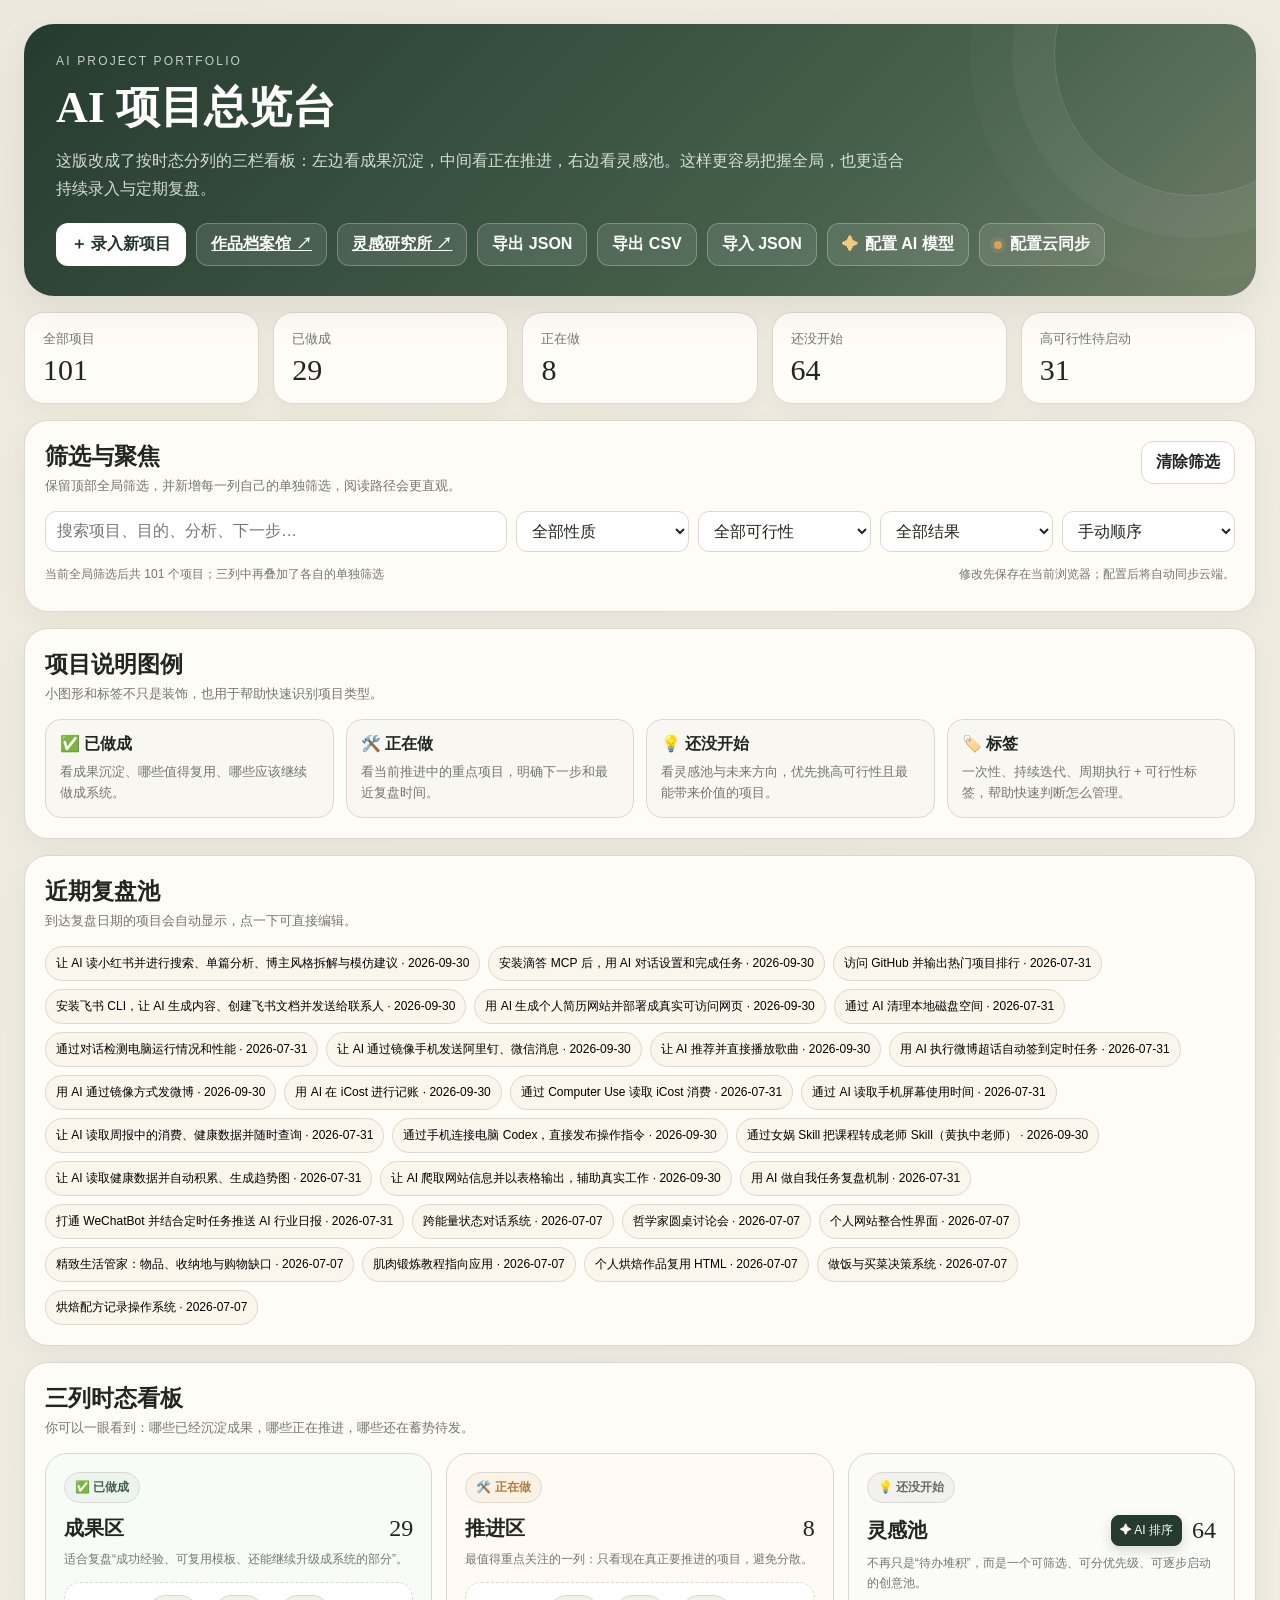
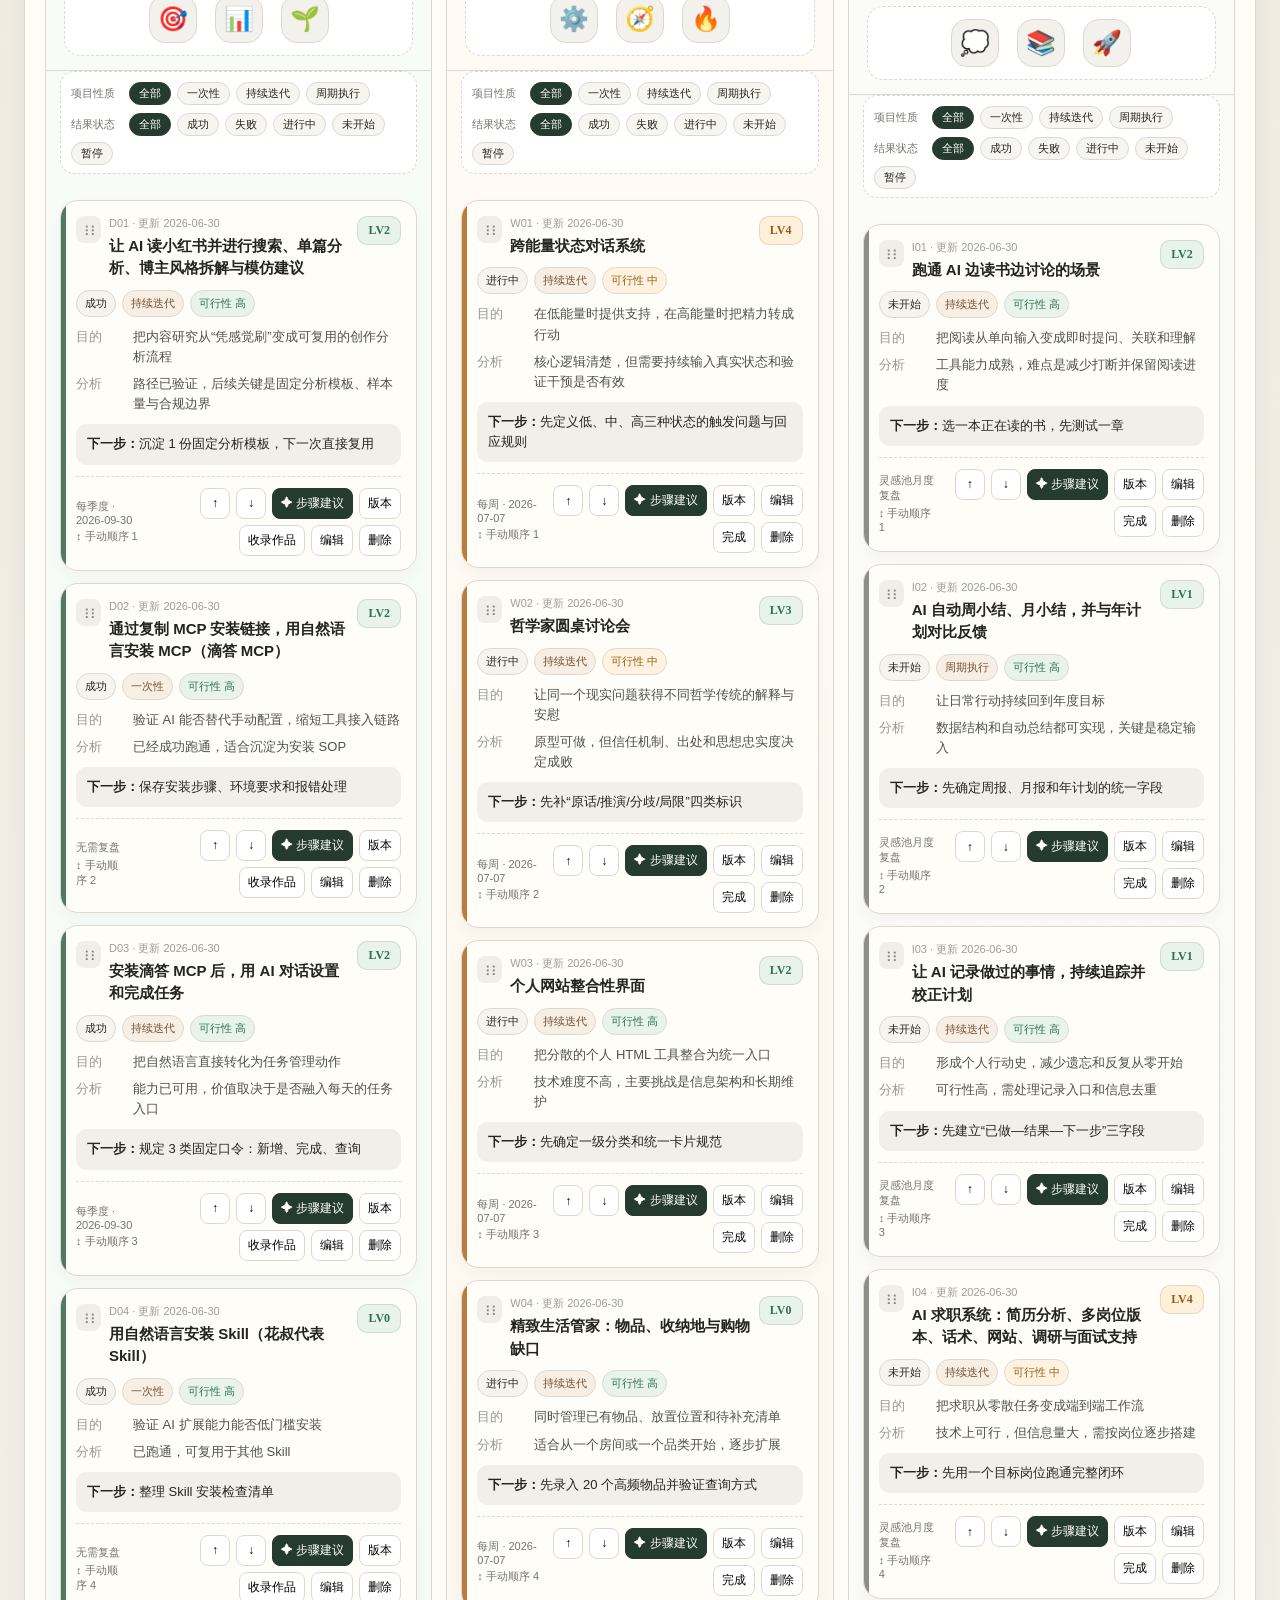
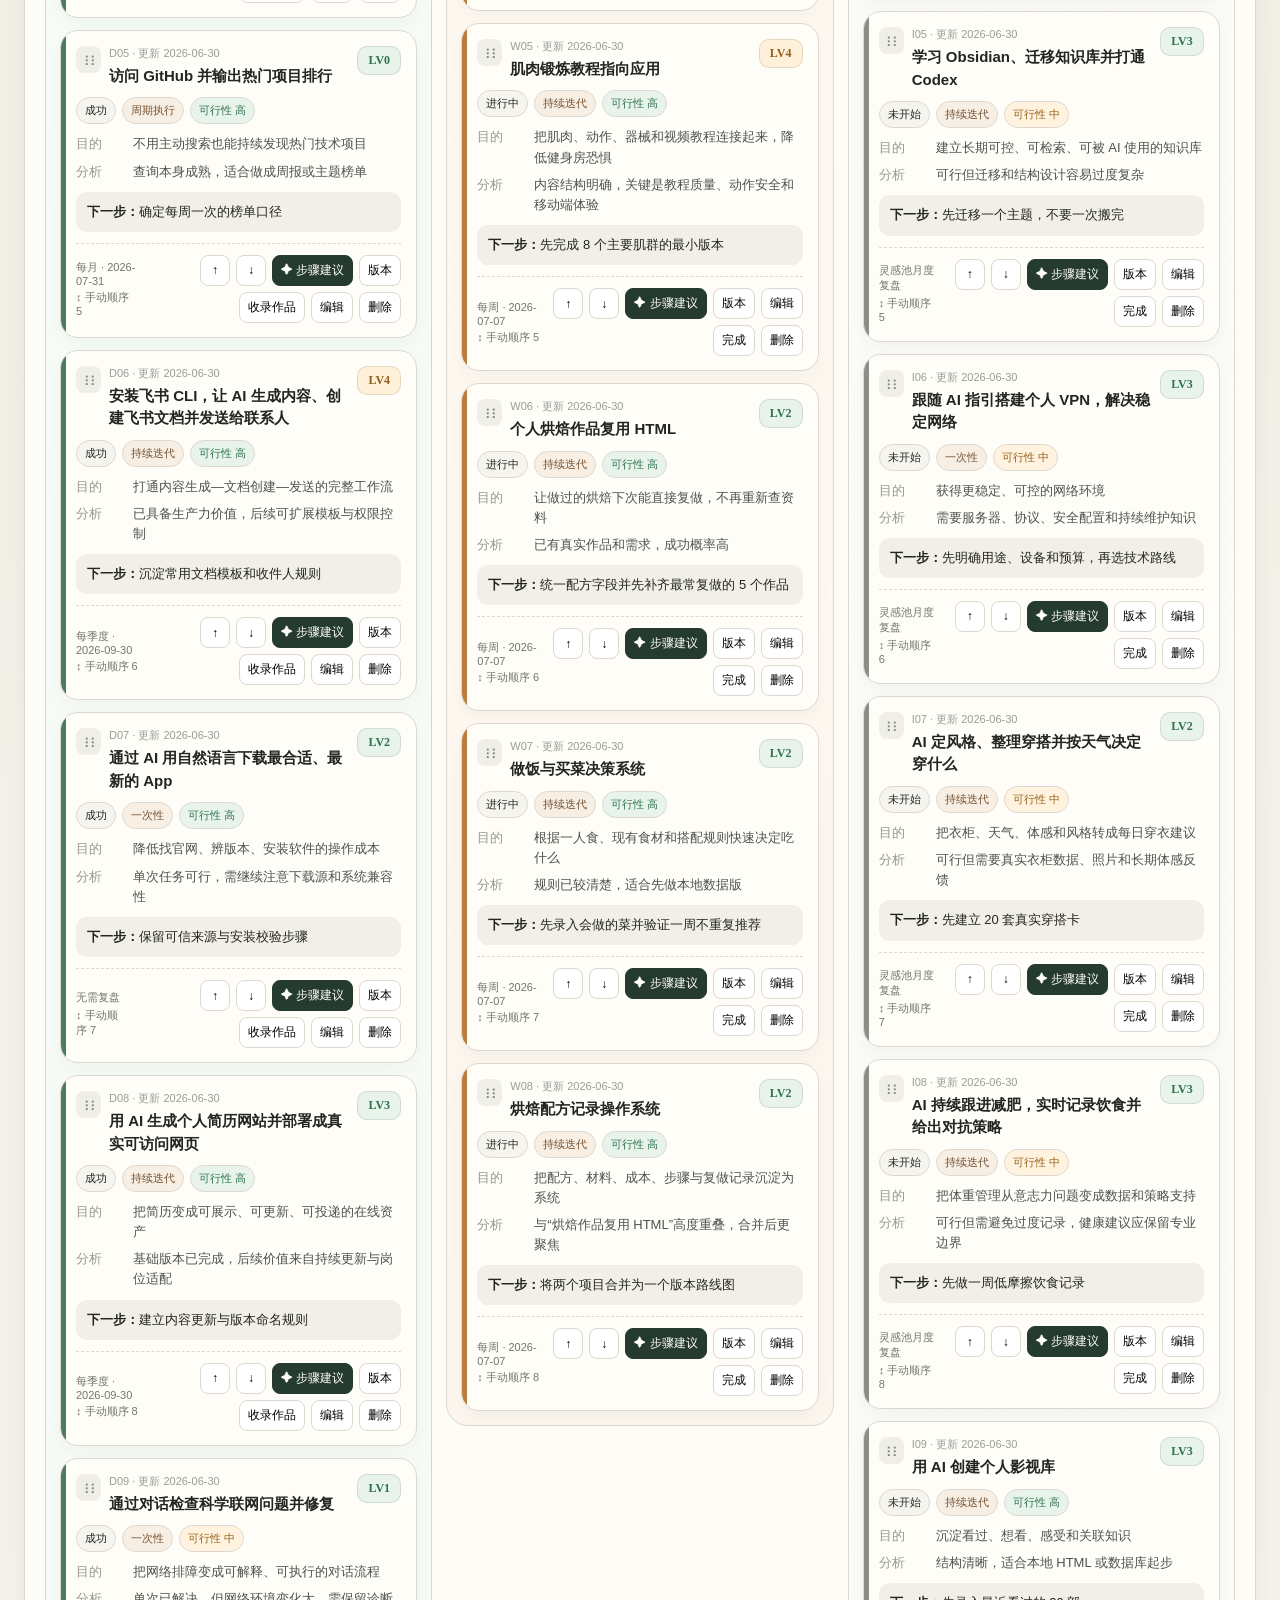
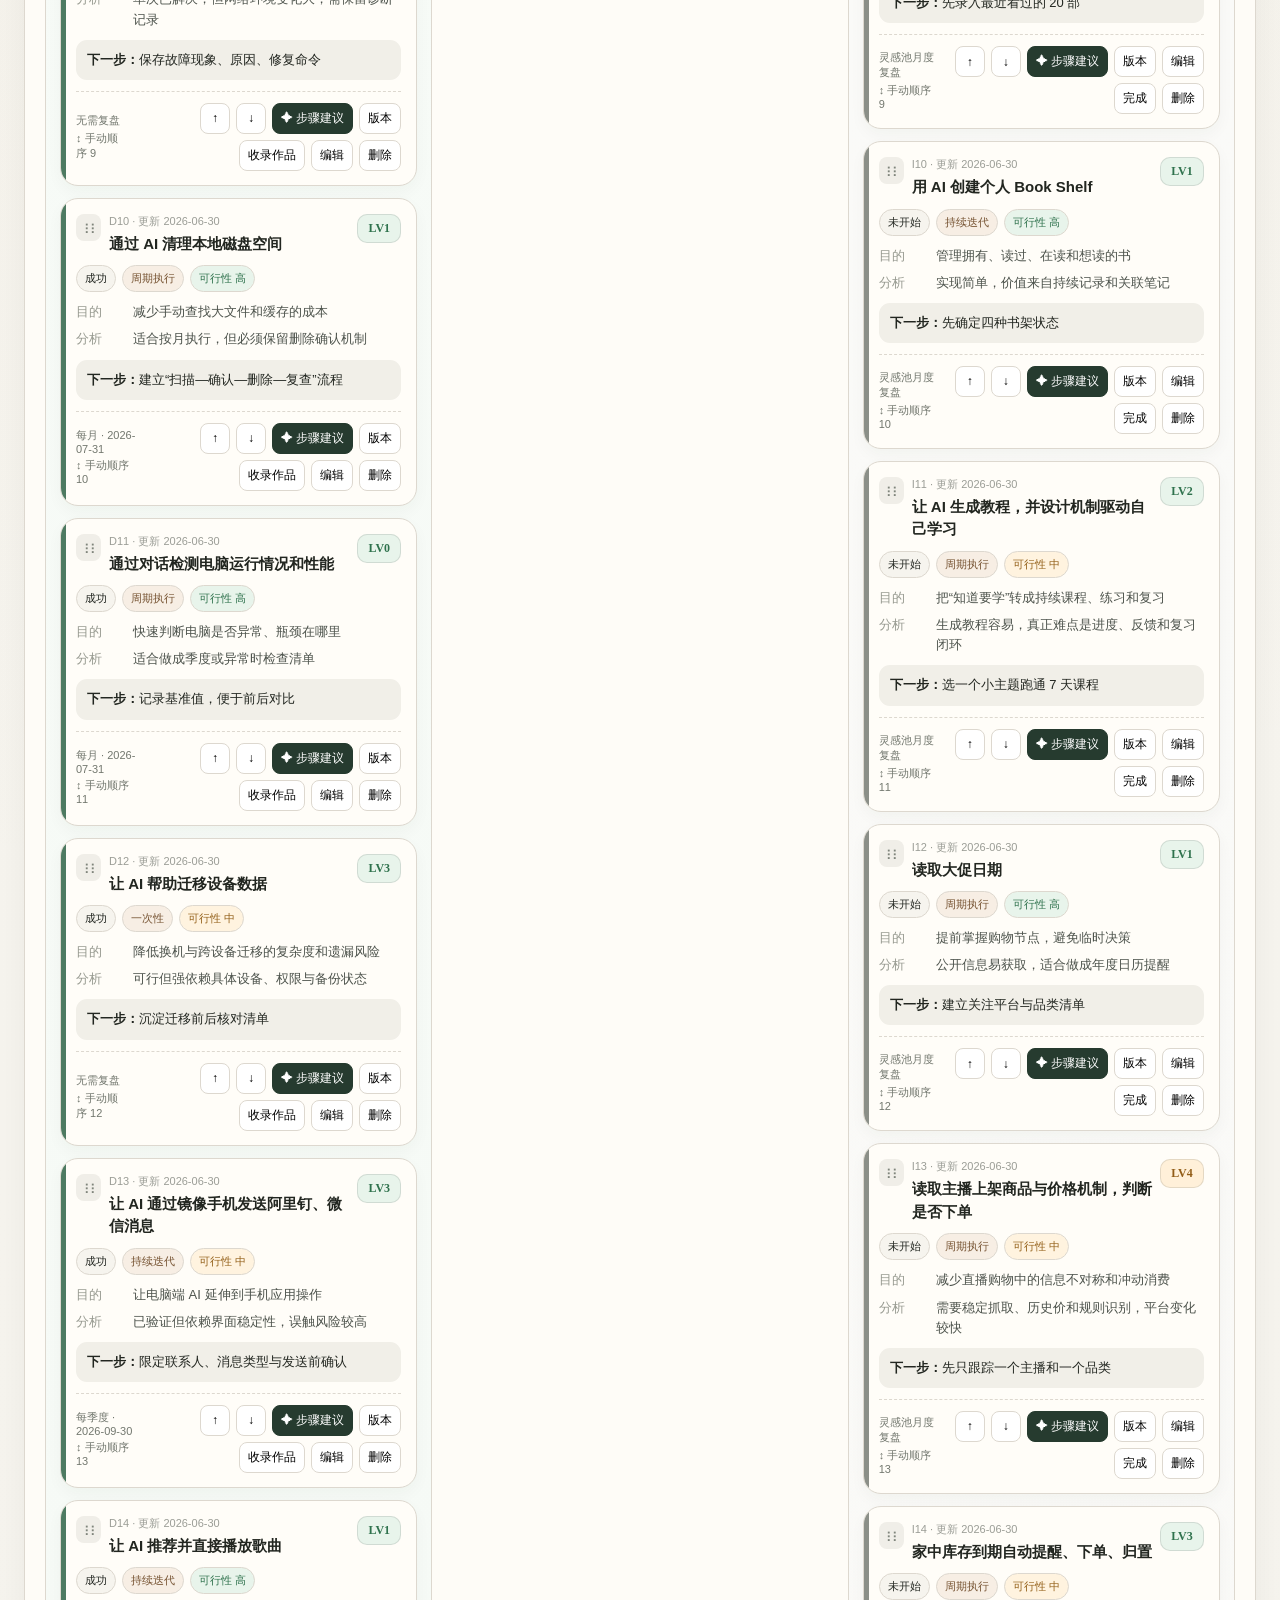
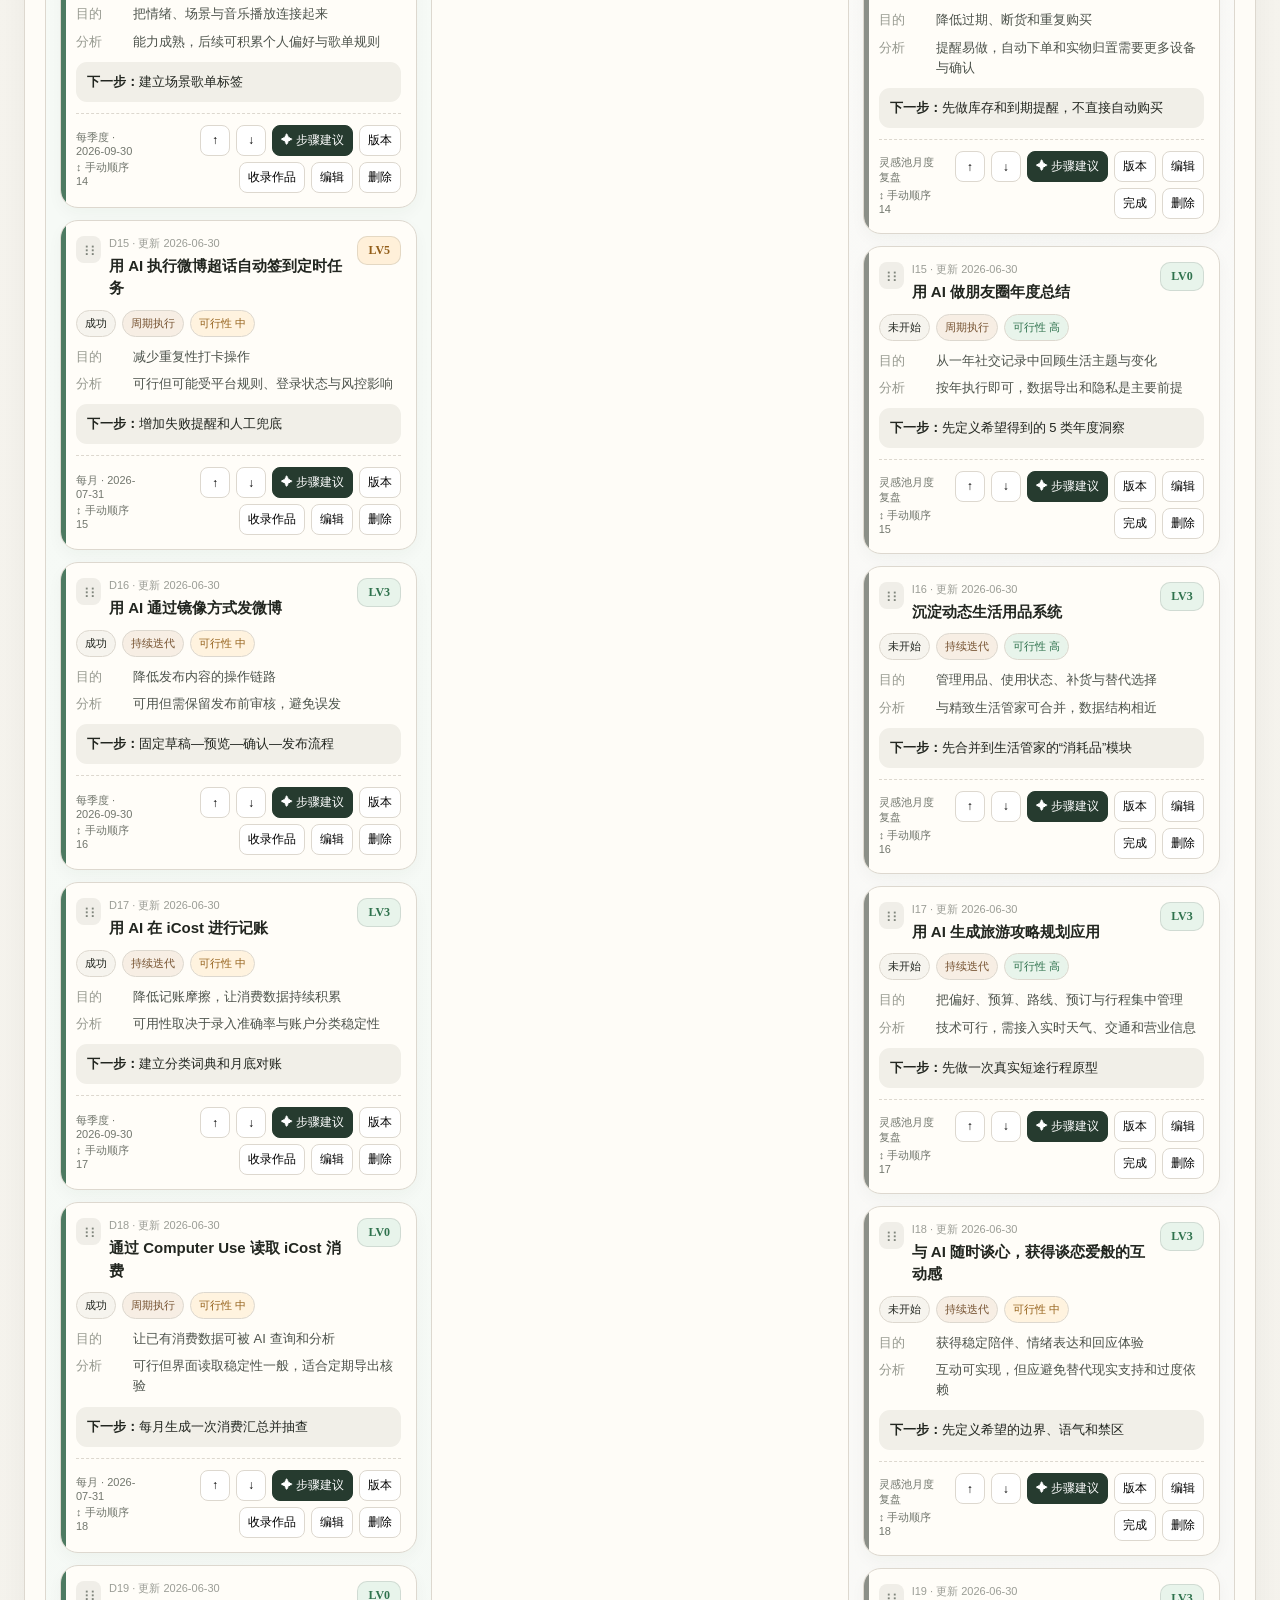
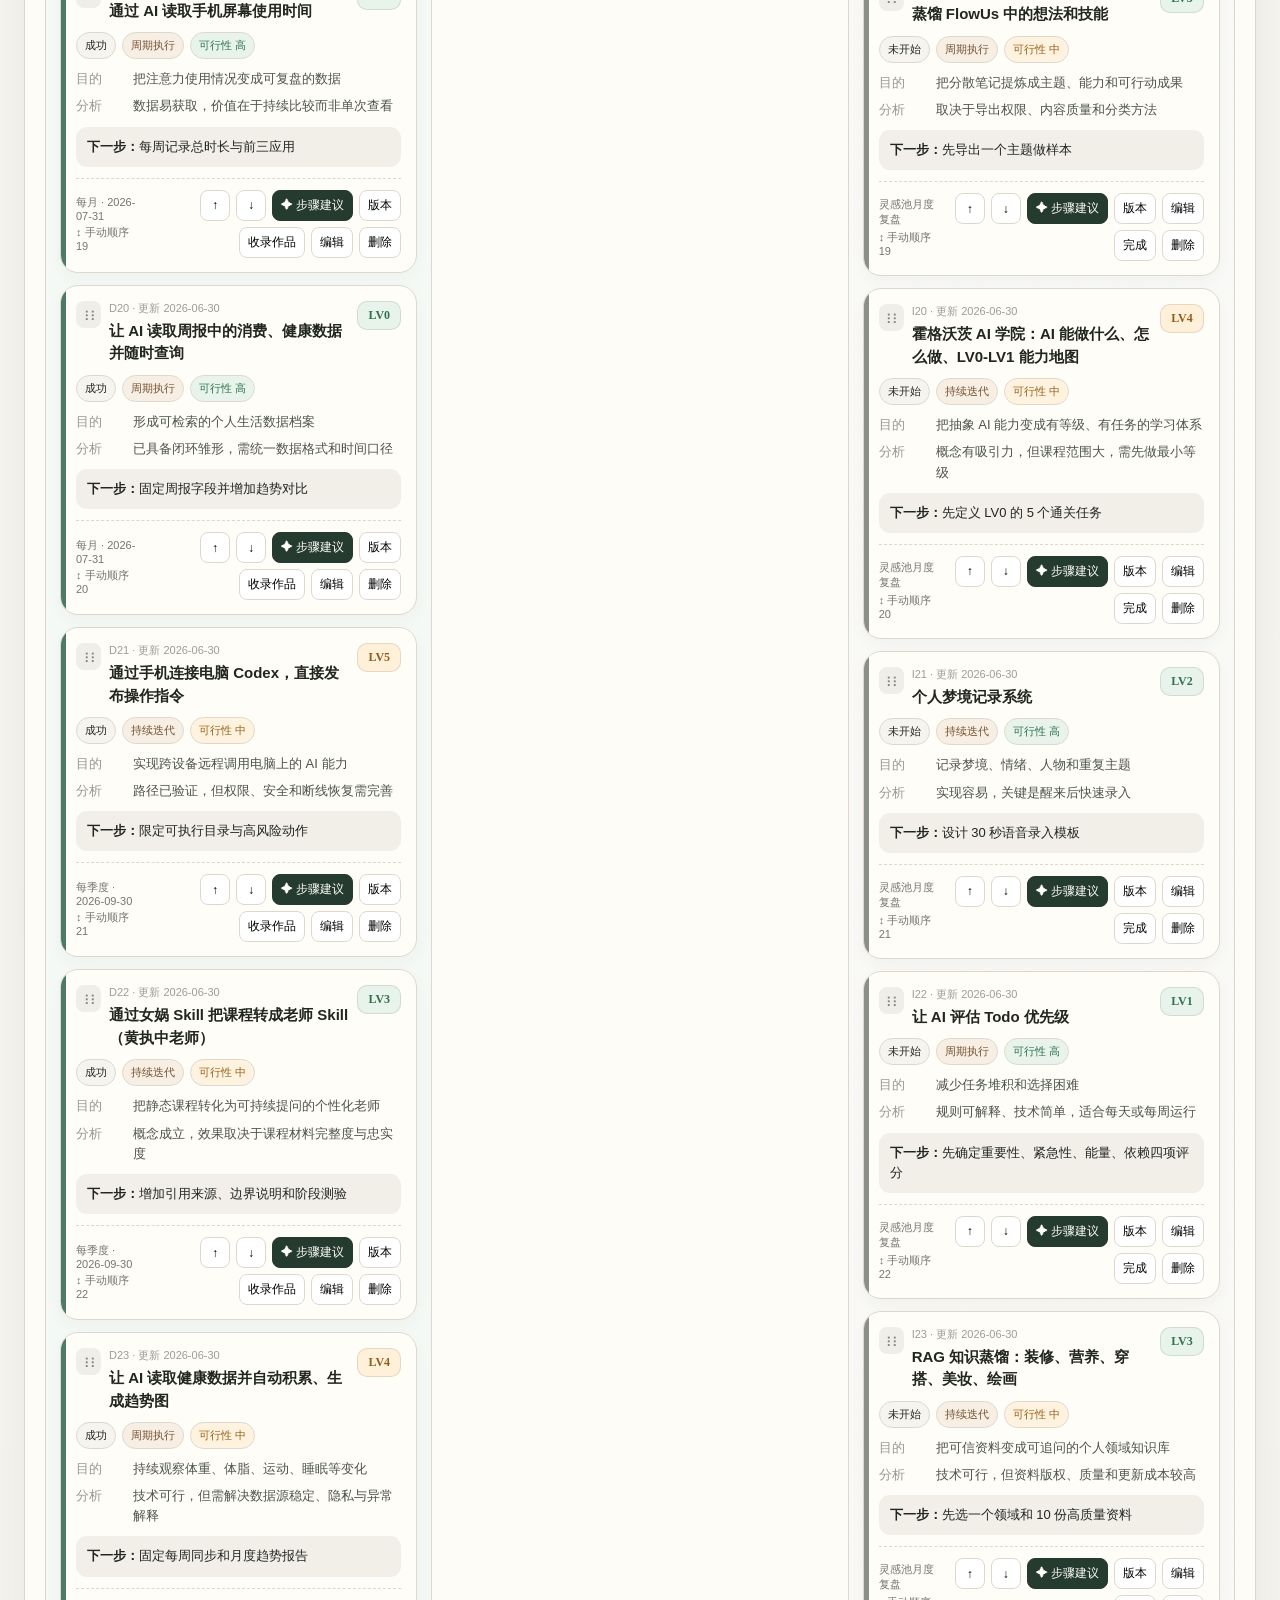
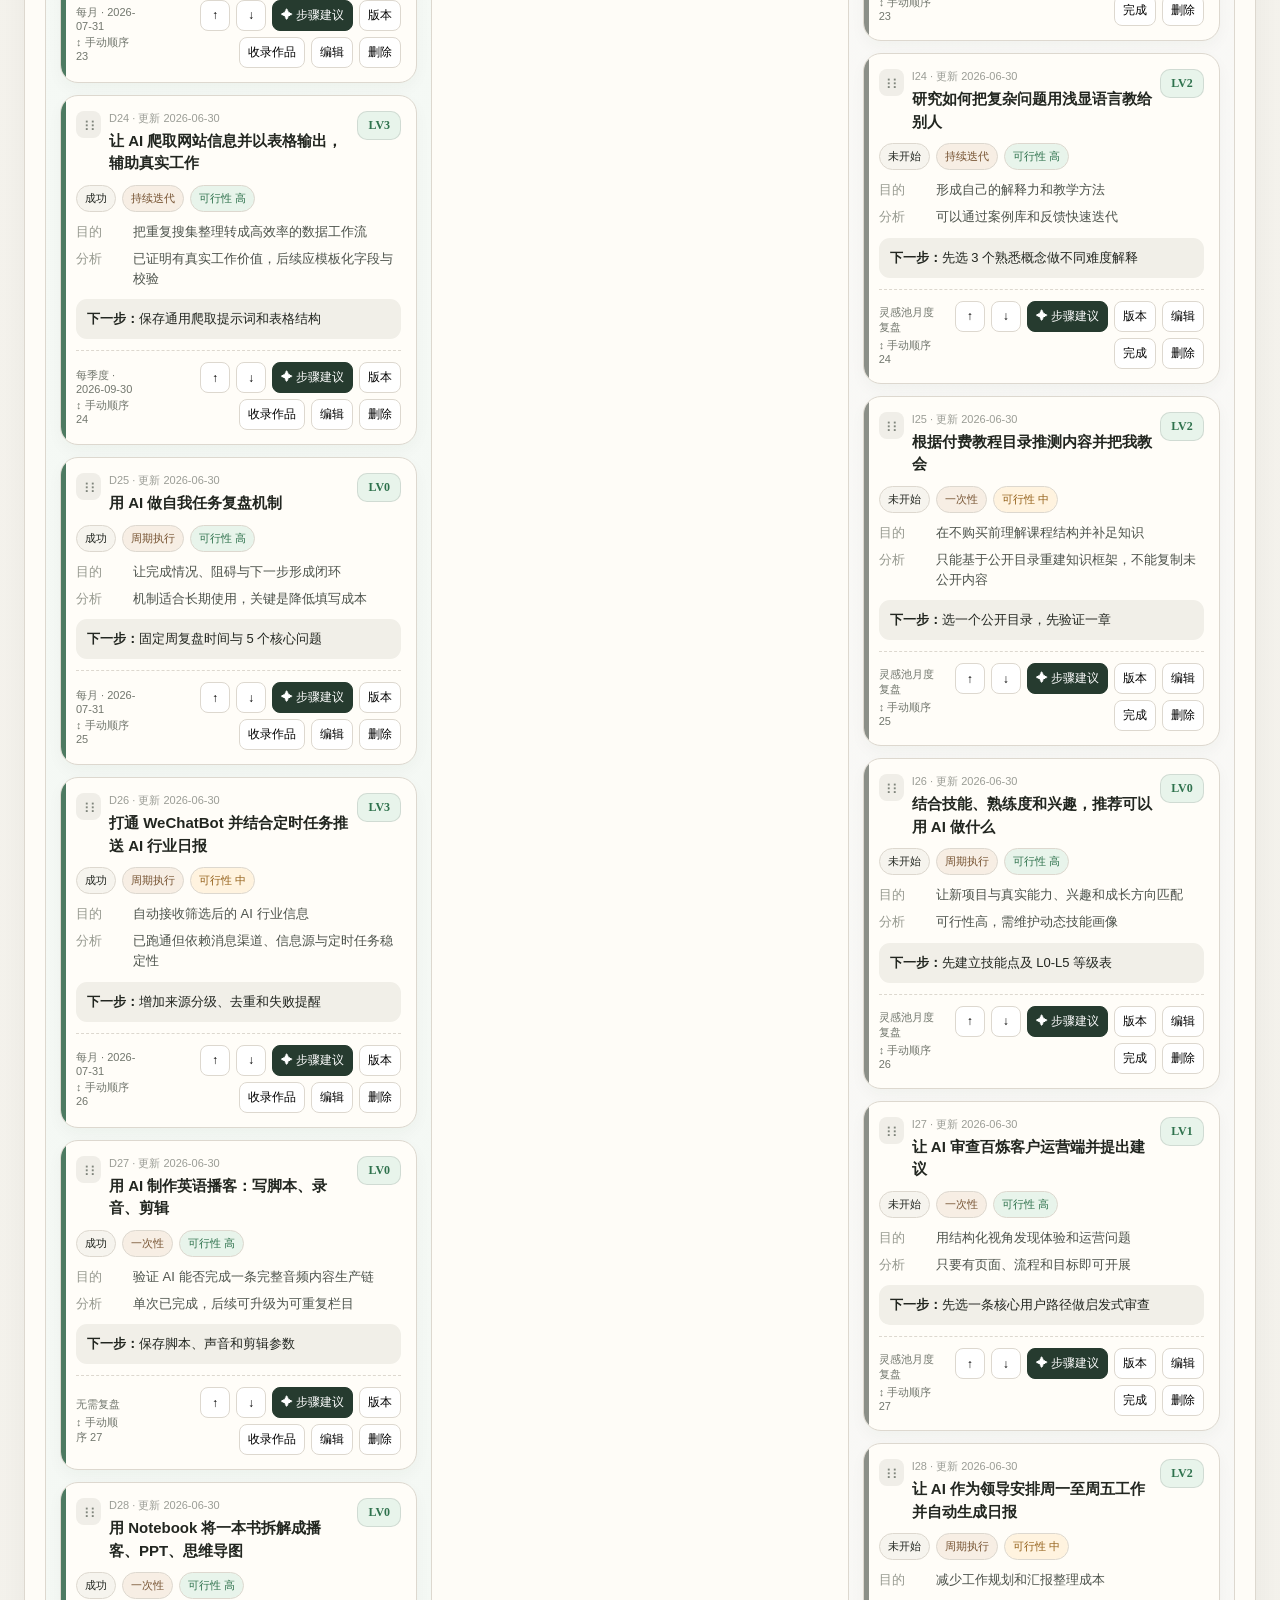
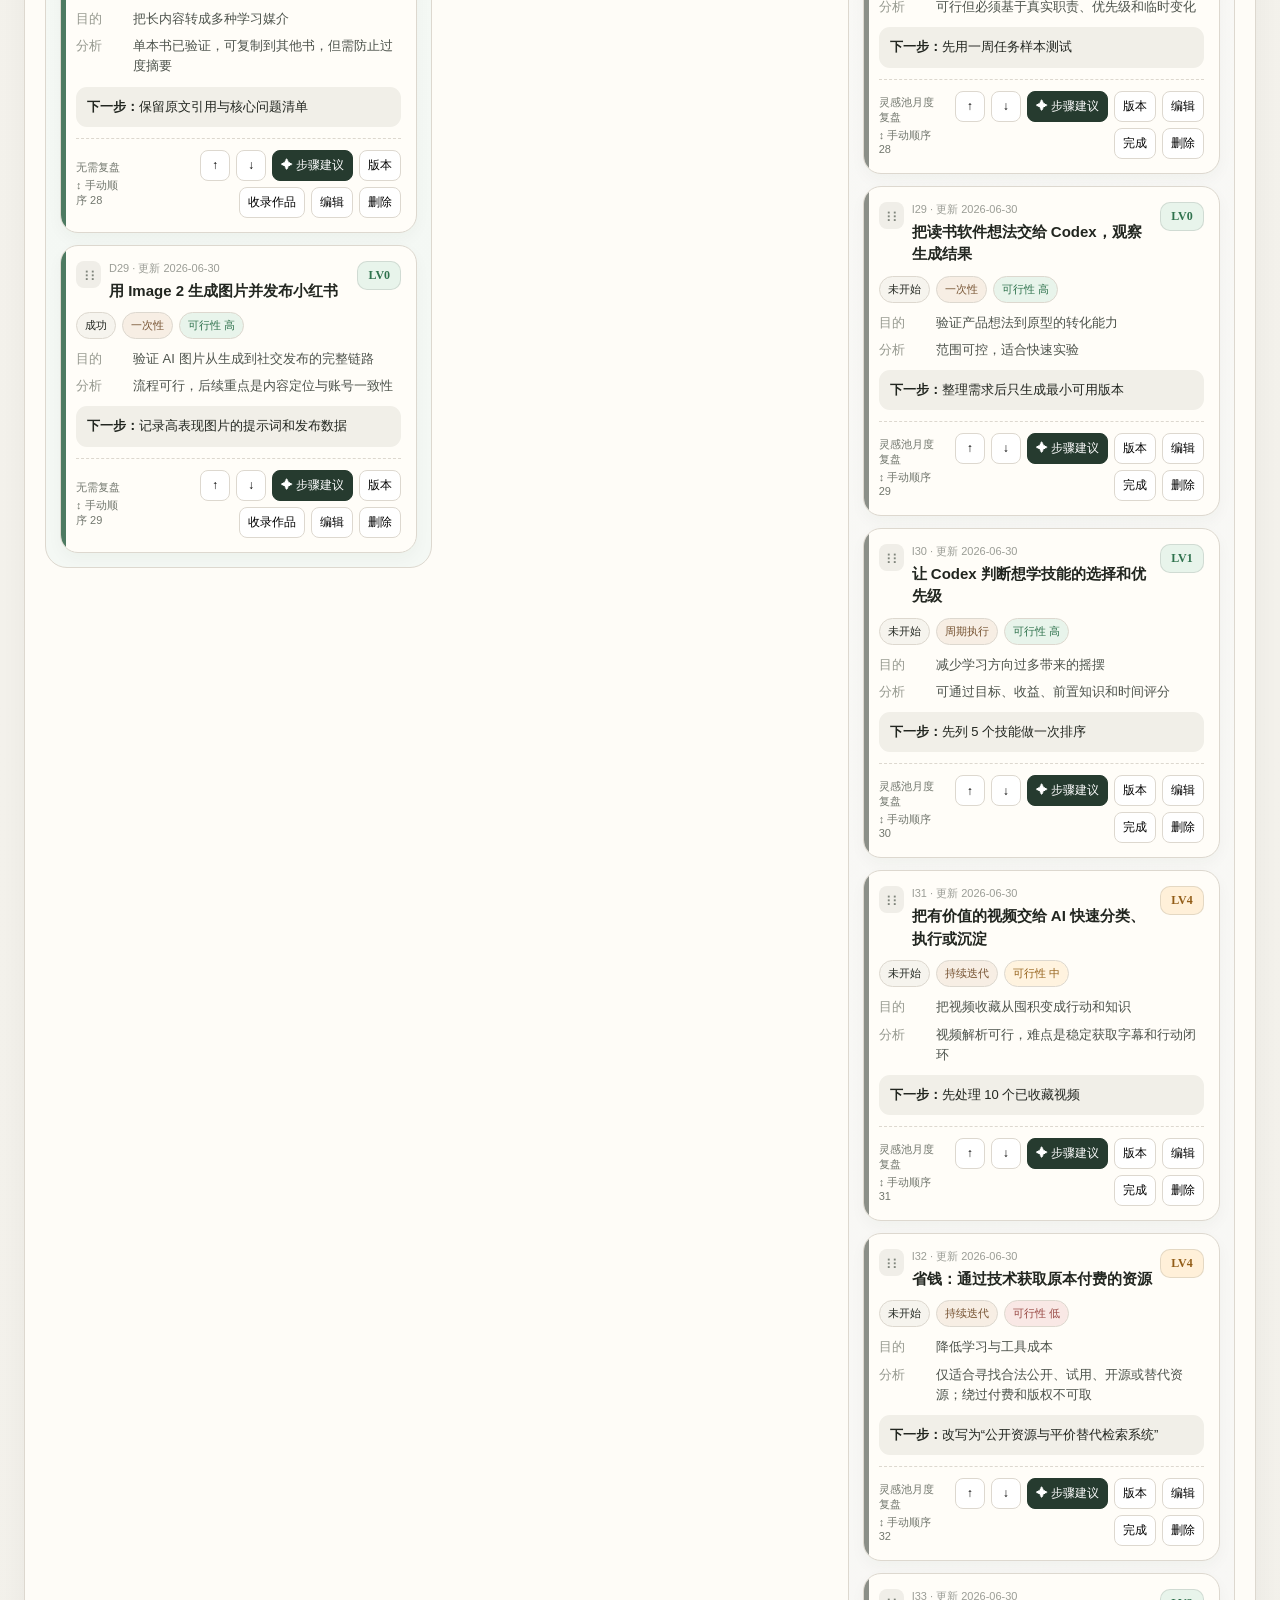
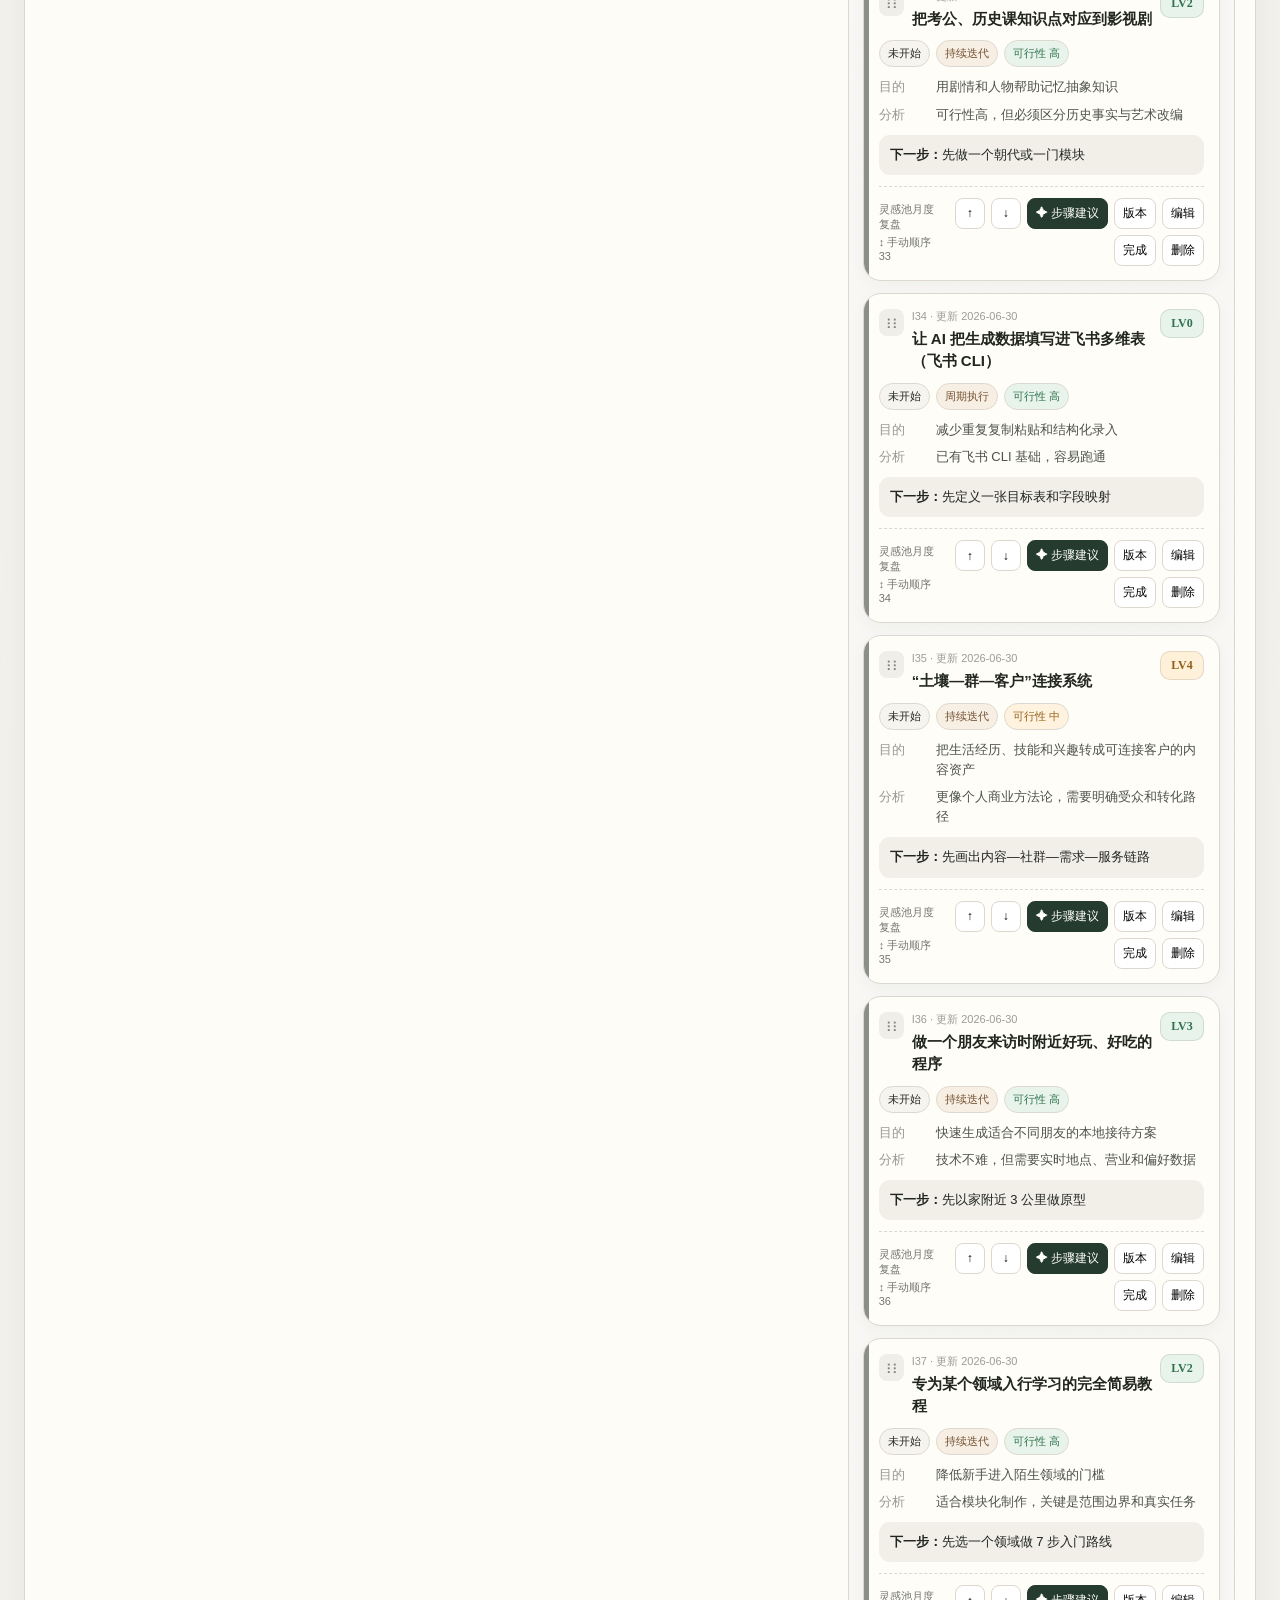
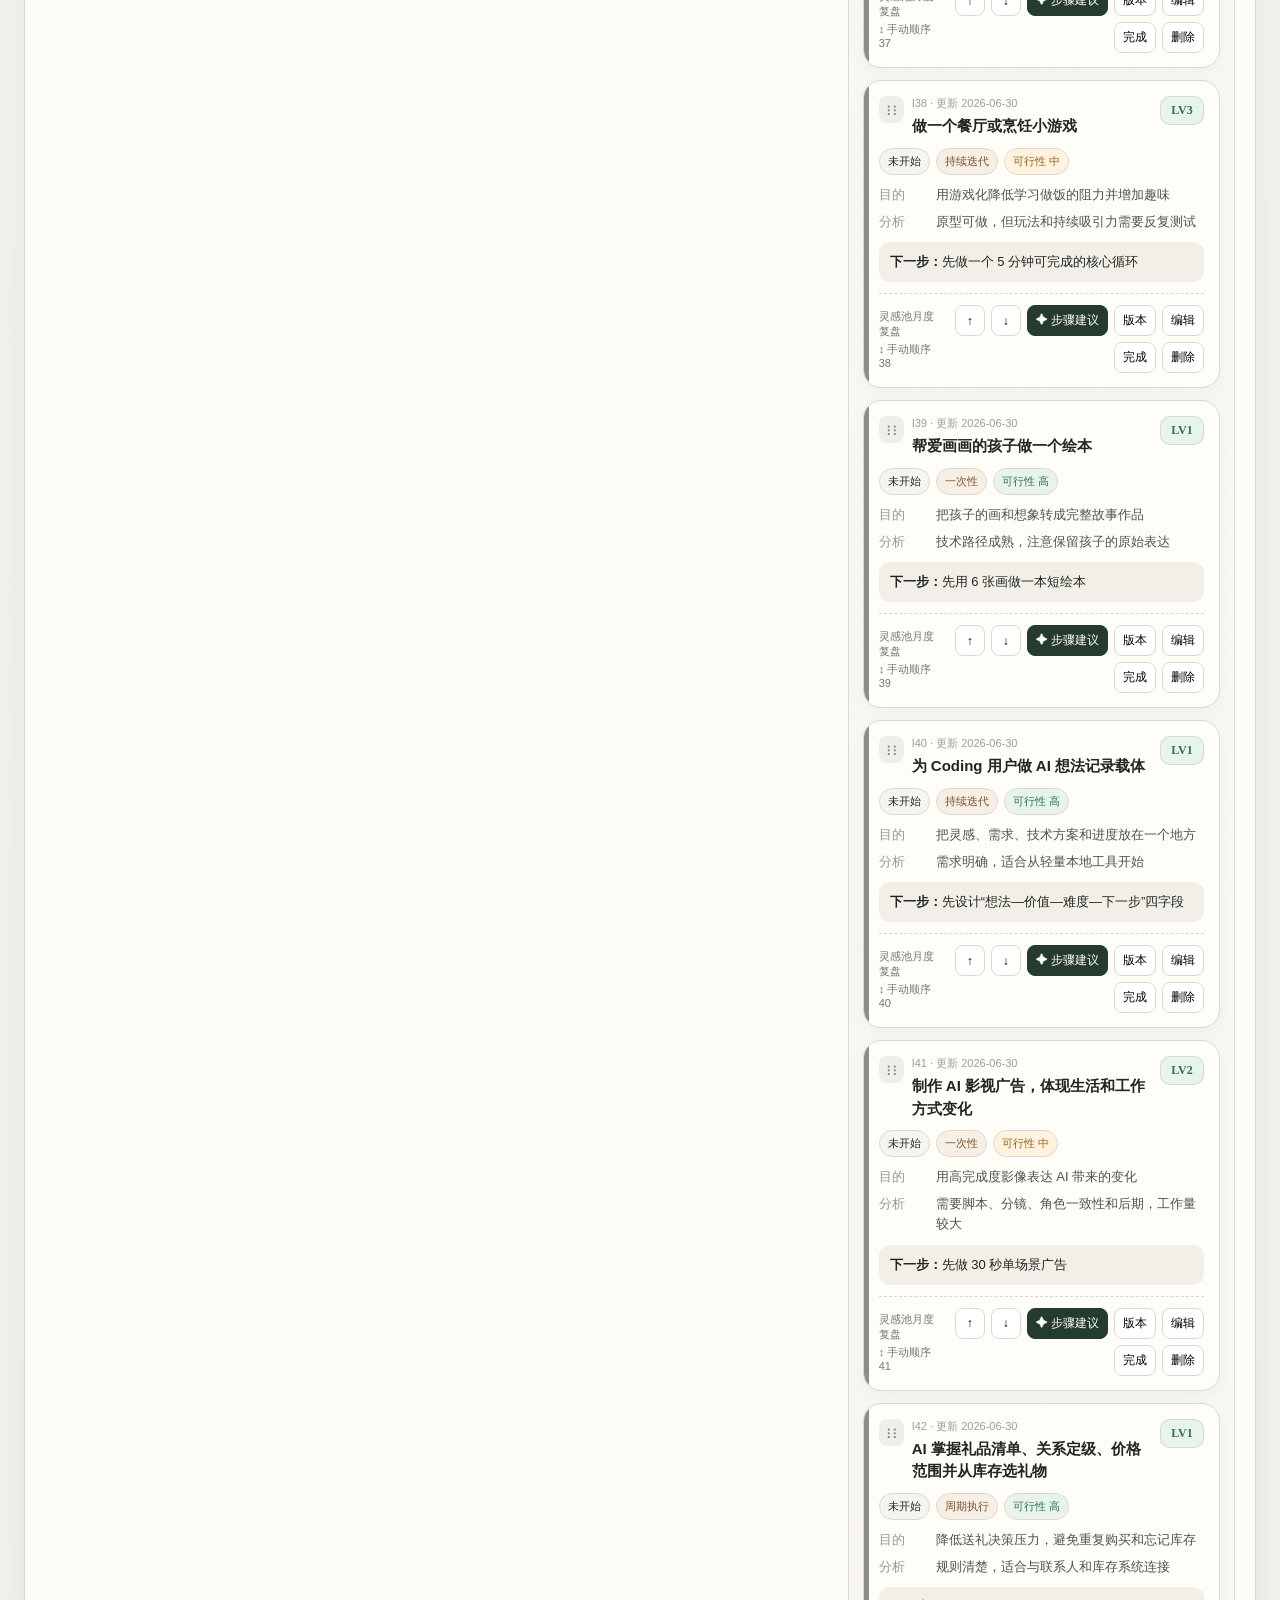
<file: index.html>
<!DOCTYPE html>
<html lang="zh-CN">
<head>
<meta charset="UTF-8" />
<meta name="viewport" content="width=device-width, initial-scale=1.0" />
<title>AI 项目总览台｜三列看板版</title>
<style>
:root{
  --bg:#f4f1ea; --paper:#fffdf8; --ink:#222620; --muted:#72776e; --line:#ddd8cf;
  --green:#43614b; --green-soft:#edf4ef; --amber:#b27a3d; --amber-soft:#fbf2e6;
  --stone:#8f928c; --stone-soft:#f2f1ed; --shadow:0 14px 36px rgba(44,47,41,.08);
}
*{box-sizing:border-box}
body{
  margin:0;
  color:var(--ink);
  font-family:-apple-system,BlinkMacSystemFont,"Segoe UI","PingFang SC","Microsoft YaHei",sans-serif;
  background:
    radial-gradient(circle at 10% 0%, rgba(196,174,135,.18), transparent 24%),
    linear-gradient(180deg, #f7f5ef 0%, #efede7 100%);
}
button,input,select,textarea{font:inherit}
button{cursor:pointer}
.wrap{max-width:1580px;margin:auto;padding:24px 24px 70px}
.hero{
  background:linear-gradient(135deg,#263b2f 0%, #45604b 65%, #6e7d66 100%);
  color:white;border-radius:30px;padding:30px 32px;box-shadow:var(--shadow);position:relative;overflow:hidden;
}
.hero::after{
  content:""; position:absolute; right:-80px; top:-110px; width:280px; height:280px; border-radius:50%;
  border:1px solid rgba(255,255,255,.14); box-shadow:0 0 0 42px rgba(255,255,255,.035), 0 0 0 84px rgba(255,255,255,.02);
}
.eyebrow{font-size:12px;letter-spacing:.18em;opacity:.74}
.hero h1{font:600 44px Georgia,"Songti SC",serif;margin:10px 0 10px}
.hero p{max-width:860px;line-height:1.75;margin:0;color:rgba(255,255,255,.8)}
.actions{display:flex;gap:10px;flex-wrap:wrap;margin-top:20px;position:relative;z-index:2}
.btn{border:1px solid transparent;border-radius:12px;padding:10px 14px;background:#fff;color:#21362a;font-weight:700}
.btn.alt{background:rgba(255,255,255,.1);color:#fff;border-color:rgba(255,255,255,.25)}
.btn.ghost{background:#fff;border-color:var(--line);color:var(--ink)}
.sync-btn{display:inline-flex;align-items:center;gap:8px}
.sync-dot{width:8px;height:8px;border-radius:50%;background:#d7a05e;box-shadow:0 0 0 4px rgba(215,160,94,.16)}
.sync-btn[data-state="synced"] .sync-dot{background:#8ed0a2;box-shadow:0 0 0 4px rgba(142,208,162,.16)}
.sync-btn[data-state="pending"] .sync-dot{background:#f3c86e;animation:pulse 1s ease-in-out infinite}
.sync-btn[data-state="error"] .sync-dot{background:#ef8e7d;box-shadow:0 0 0 4px rgba(239,142,125,.16)}
@keyframes pulse{50%{opacity:.35}}

.stats{display:grid;grid-template-columns:repeat(5,1fr);gap:14px;margin:16px 0}
.stat{background:rgba(255,253,248,.96);border:1px solid var(--line);border-radius:20px;padding:16px 18px;box-shadow:0 8px 20px rgba(40,43,37,.03)}
.stat span{font-size:13px;color:var(--muted)} .stat b{display:block;font:30px Georgia,serif;margin-top:5px}

.panel{background:rgba(255,253,248,.94);border:1px solid var(--line);border-radius:24px;padding:20px;box-shadow:0 10px 28px rgba(40,43,37,.045);margin-top:16px}
.head{display:flex;justify-content:space-between;align-items:flex-start;gap:12px;margin-bottom:14px}
.head h2{margin:0;font:600 23px Georgia,"Songti SC",serif}
.sub{font-size:13px;color:var(--muted);line-height:1.6;margin-top:4px}

.controls{display:grid;grid-template-columns:minmax(220px,1.6fr) repeat(4,minmax(125px,.6fr));gap:9px}
.ctl{width:100%;padding:10px 11px;border-radius:11px;border:1px solid var(--line);background:#fff;color:var(--ink)}
.summary{display:flex;justify-content:space-between;gap:12px;color:var(--muted);font-size:12px;margin:14px 0 8px}

.kanban{display:grid;grid-template-columns:repeat(3,minmax(0,1fr));gap:14px;align-items:start}
.col{border:1px solid var(--line);border-radius:22px;background:#faf8f3;min-height:520px;display:flex;flex-direction:column;overflow:hidden}
.col.done{background:linear-gradient(180deg,#f8fcf8 0%, #f4f8f4 100%)}
.col.doing{background:linear-gradient(180deg,#fffaf3 0%, #fcf6ee 100%)}
.col.idea{background:linear-gradient(180deg,#fbfbf9 0%, #f5f4f1 100%)}
.col-top{padding:18px 18px 14px;border-bottom:1px solid var(--line)}
.col-tag{display:inline-flex;align-items:center;gap:7px;padding:6px 10px;border-radius:999px;font-size:12px;font-weight:700;border:1px solid var(--line);background:#fff}
.col.done .col-tag{color:var(--green);background:var(--green-soft)}
.col.doing .col-tag{color:var(--amber);background:var(--amber-soft)}
.col.idea .col-tag{color:#666b63;background:var(--stone-soft)}
.col-title{display:flex;justify-content:space-between;align-items:center;gap:10px;margin-top:12px}
.col-title h3{margin:0;font-size:20px}
.count{font:24px Georgia,serif}
.col-desc{font-size:12px;color:var(--muted);line-height:1.65;margin-top:8px}
.col-art{margin-top:12px;height:74px;border-radius:16px;border:1px dashed var(--line);background:#fff;display:flex;align-items:center;justify-content:center;gap:18px;overflow:hidden}
.icon-bubble{width:48px;height:48px;border-radius:16px;display:flex;align-items:center;justify-content:center;font-size:24px;background:#f3f1eb;border:1px solid var(--line)}
.cards{padding:14px;display:grid;gap:12px;align-content:start}

.col-filters{padding:0 14px 12px}
.filter-box{background:#fff;border:1px dashed var(--line);border-radius:14px;padding:10px 10px 8px}
.filter-group{display:flex;flex-wrap:wrap;gap:6px;align-items:center;margin-bottom:8px}
.filter-group:last-child{margin-bottom:0}
.filter-label{font-size:11px;color:var(--muted);padding-right:4px;min-width:52px}
.filter-chip{border:1px solid var(--line);background:#f7f5ef;color:var(--ink);border-radius:999px;padding:5px 9px;font-size:11px;line-height:1}
.filter-chip.active{background:#263b2f;color:#fff;border-color:#263b2f}

.card{position:relative;background:var(--paper);border:1px solid var(--line);border-radius:18px;padding:15px 15px 14px;box-shadow:0 6px 16px rgba(40,43,37,.035)}
.card:before{content:"";position:absolute;left:0;top:0;bottom:0;width:5px;background:#8e928b}
.col.done .card:before{background:#4d7a61} .col.doing .card:before{background:#bb7c3d} .col.idea .card:before{background:#8b8f88}
.code{font-size:11px;color:#9b9d96;margin-bottom:5px} .card h4{margin:0;font-size:15px;line-height:1.5}
.badges{display:flex;flex-wrap:wrap;gap:6px;margin:10px 0}
.badge{font-size:11px;padding:5px 8px;border-radius:999px;border:1px solid var(--line);background:#f6f4ee}
.nature{background:#f7eee4;color:#765332} .high{background:#e8f4eb;color:#2f724d} .medium{background:#fff3df;color:#94611a} .low{background:#f9e8e5;color:#974742}
.meta{display:grid;grid-template-columns:48px 1fr;gap:7px 9px;font-size:13px;line-height:1.55}
.meta b{color:#96998f;font-weight:500} .meta div{color:#4d534c}
.next{margin-top:10px;padding:10px 11px;border-radius:11px;background:#f1efe8;font-size:13px;line-height:1.55}
.foot{display:flex;justify-content:space-between;align-items:center;gap:8px;border-top:1px dashed var(--line);margin-top:11px;padding-top:11px}
.review{font-size:11px;color:var(--muted)} .mini{border:1px solid var(--line);background:#fff;border-radius:8px;padding:6px 8px;font-size:12px}

.legend{display:grid;grid-template-columns:repeat(4,1fr);gap:12px}
.legend-item{padding:14px;border:1px solid var(--line);border-radius:16px;background:#f9f7f2}
.legend-item strong{display:block;margin-bottom:6px}
.legend-item p{margin:0;font-size:13px;color:var(--muted);line-height:1.65}

.due{display:flex;gap:8px;flex-wrap:wrap} .chip{border:1px solid var(--line);background:#faf6ec;border-radius:999px;padding:8px 10px;font-size:12px}

dialog{border:0;border-radius:24px;padding:0;width:min(760px,calc(100vw - 30px));box-shadow:0 30px 90px rgba(0,0,0,.24)}
dialog::backdrop{background:rgba(20,25,20,.48)}
.modal{padding:24px} .modalTop{display:flex;justify-content:space-between;align-items:center;margin-bottom:16px}
.modalTop h2{margin:0;font:600 22px Georgia,"Songti SC",serif} .close{border:0;background:#efede7;border-radius:50%;width:34px;height:34px;font-size:20px}
.formgrid{display:grid;grid-template-columns:1fr 1fr;gap:13px} .field.full{grid-column:1/-1}
.field label{display:block;font-size:12px;color:var(--muted);margin-bottom:5px} .field textarea{min-height:74px;resize:vertical}
.modalActions{display:flex;justify-content:flex-end;gap:10px;margin-top:18px}
.cloud-help{padding:12px 14px;border-radius:12px;background:#f4f1ea;color:var(--muted);font-size:12px;line-height:1.65;margin:4px 0 16px}
.cloud-help strong{color:var(--ink)}
.cloud-actions{display:flex;justify-content:flex-end;gap:9px;flex-wrap:wrap;margin-top:18px}
.sync-message{min-height:20px;margin-top:10px;font-size:12px;color:var(--muted)}
.sync-message.error{color:#a94535}

.empty{text-align:center;color:var(--muted);padding:34px 16px;border:1px dashed var(--line);border-radius:16px;background:#fff}

@media(max-width:1200px){
  .kanban{grid-template-columns:1fr}
}
@media(max-width:960px){
  .stats,.legend{grid-template-columns:1fr 1fr}
  .controls{grid-template-columns:1fr 1fr}
}
@media(max-width:620px){
  .wrap{padding:13px 11px 50px}
  .hero{padding:24px 20px;border-radius:22px}
  .hero h1{font-size:34px}
  .stats,.legend,.controls,.formgrid{grid-template-columns:1fr}
  .summary{display:block}
  .summary span{display:block;margin-top:5px}
  .panel{padding:16px}
}
</style>
<link rel="stylesheet" href="./enhancements.css" />
</head>
<body>
<div class="wrap">
  <section class="hero">
    <div class="eyebrow">AI PROJECT PORTFOLIO</div>
    <h1>AI 项目总览台</h1>
    <p>这版改成了按时态分列的三栏看板：左边看成果沉淀，中间看正在推进，右边看灵感池。这样更容易把握全局，也更适合持续录入与定期复盘。</p>
    <div class="actions">
      <button class="btn" id="addBtn">＋ 录入新项目</button>
      <a class="btn alt" href="./portfolio.html">作品档案馆 ↗</a>
      <a class="btn alt" href="./inspiration.html">灵感研究所 ↗</a>
      <button class="btn alt" id="jsonOut">导出 JSON</button>
      <button class="btn alt" id="csvOut">导出 CSV</button>
      <button class="btn alt" id="jsonIn">导入 JSON</button>
      <button class="btn alt ai-config-btn" id="aiSettingsBtn"><span class="ai-spark">✦</span><span id="aiSettingsLabel">配置 AI 模型</span></button>
      <button class="btn alt sync-btn" id="cloudBtn" data-state="offline"><span class="sync-dot"></span><span id="cloudLabel">配置云同步</span></button>
      <input id="fileIn" type="file" accept=".json" hidden>
    </div>
  </section>

  <section class="stats">
    <div class="stat"><span>全部项目</span><b id="sTotal">0</b></div>
    <div class="stat"><span>已做成</span><b id="sDone">0</b></div>
    <div class="stat"><span>正在做</span><b id="sDoing">0</b></div>
    <div class="stat"><span>还没开始</span><b id="sIdea">0</b></div>
    <div class="stat"><span>高可行性待启动</span><b id="sReady">0</b></div>
  </section>

  <section class="panel">
    <div class="head">
      <div>
        <h2>筛选与聚焦</h2>
        <div class="sub">保留顶部全局筛选，并新增每一列自己的单独筛选，阅读路径会更直观。</div>
      </div>
      <button class="btn ghost" id="clearBtn">清除筛选</button>
    </div>
    <div class="controls">
      <input class="ctl" id="q" placeholder="搜索项目、目的、分析、下一步…" />
      <select class="ctl" id="natureFilter">
        <option value="">全部性质</option>
        <option>一次性</option>
        <option>持续迭代</option>
        <option>周期执行</option>
      </select>
      <select class="ctl" id="feasFilter">
        <option value="">全部可行性</option>
        <option>高</option>
        <option>中</option>
        <option>低</option>
      </select>
      <select class="ctl" id="resultFilter">
        <option value="">全部结果</option>
        <option>成功</option>
        <option>失败</option>
        <option>进行中</option>
        <option>未开始</option>
        <option>暂停</option>
      </select>
      <select class="ctl" id="sortMode">
        <option value="manual">手动顺序</option>
        <option value="default">智能默认排序</option>
        <option value="feas">按可行性</option>
        <option value="updated">按更新时间</option>
      </select>
    </div>
    <div class="summary">
      <span id="summaryText"></span>
      <span id="storageHint">修改先保存在当前浏览器；配置后将自动同步云端。</span>
    </div>
  </section>

  <section class="panel">
    <div class="head">
      <div>
        <h2>项目说明图例</h2>
        <div class="sub">小图形和标签不只是装饰，也用于帮助快速识别项目类型。</div>
      </div>
    </div>
    <div class="legend">
      <div class="legend-item"><strong>✅ 已做成</strong><p>看成果沉淀、哪些值得复用、哪些应该继续做成系统。</p></div>
      <div class="legend-item"><strong>🛠️ 正在做</strong><p>看当前推进中的重点项目，明确下一步和最近复盘时间。</p></div>
      <div class="legend-item"><strong>💡 还没开始</strong><p>看灵感池与未来方向，优先挑高可行性且最能带来价值的项目。</p></div>
      <div class="legend-item"><strong>🏷️ 标签</strong><p>一次性、持续迭代、周期执行 + 可行性标签，帮助快速判断怎么管理。</p></div>
    </div>
  </section>

  <section class="panel" id="duePanel">
    <div class="head">
      <div>
        <h2>近期复盘池</h2>
        <div class="sub">到达复盘日期的项目会自动显示，点一下可直接编辑。</div>
      </div>
    </div>
    <div class="due" id="dueList"></div>
  </section>

  <section class="panel">
    <div class="head">
      <div>
        <h2>三列时态看板</h2>
        <div class="sub">你可以一眼看到：哪些已经沉淀成果，哪些正在推进，哪些还在蓄势待发。</div>
      </div>
    </div>
    <div class="kanban">
      <div class="col done">
        <div class="col-top">
          <div class="col-tag">✅ 已做成</div>
          <div class="col-title"><h3>成果区</h3><div class="count" id="doneCount">0</div></div>
          <div class="col-desc">适合复盘“成功经验、可复用模板、还能继续升级成系统的部分”。</div>
          <div class="col-art">
            <div class="icon-bubble">🎯</div>
            <div class="icon-bubble">📊</div>
            <div class="icon-bubble">🌱</div>
          </div>
        </div>
        
        <div class="col-filters">
          <div class="filter-box">
            <div class="filter-group" data-col="done" data-type="nature">
              <span class="filter-label">项目性质</span>
              <button class="filter-chip active" type="button" data-col="done" data-type="nature" data-value="">全部</button>
              <button class="filter-chip" type="button" data-col="done" data-type="nature" data-value="一次性">一次性</button>
              <button class="filter-chip" type="button" data-col="done" data-type="nature" data-value="持续迭代">持续迭代</button>
              <button class="filter-chip" type="button" data-col="done" data-type="nature" data-value="周期执行">周期执行</button>
            </div>
            <div class="filter-group" data-col="done" data-type="result">
              <span class="filter-label">结果状态</span>
              <button class="filter-chip active" type="button" data-col="done" data-type="result" data-value="">全部</button>
              <button class="filter-chip" type="button" data-col="done" data-type="result" data-value="成功">成功</button>
              <button class="filter-chip" type="button" data-col="done" data-type="result" data-value="失败">失败</button>
              <button class="filter-chip" type="button" data-col="done" data-type="result" data-value="进行中">进行中</button>
              <button class="filter-chip" type="button" data-col="done" data-type="result" data-value="未开始">未开始</button>
              <button class="filter-chip" type="button" data-col="done" data-type="result" data-value="暂停">暂停</button>
            </div>
          </div>
        </div>

        <div class="cards" id="doneCards"></div>
      </div>

      <div class="col doing">
        <div class="col-top">
          <div class="col-tag">🛠️ 正在做</div>
          <div class="col-title"><h3>推进区</h3><div class="count" id="doingCount">0</div></div>
          <div class="col-desc">最值得重点关注的一列：只看现在真正要推进的项目，避免分散。</div>
          <div class="col-art">
            <div class="icon-bubble">⚙️</div>
            <div class="icon-bubble">🧭</div>
            <div class="icon-bubble">🔥</div>
          </div>
        </div>
        
        <div class="col-filters">
          <div class="filter-box">
            <div class="filter-group" data-col="doing" data-type="nature">
              <span class="filter-label">项目性质</span>
              <button class="filter-chip active" type="button" data-col="doing" data-type="nature" data-value="">全部</button>
              <button class="filter-chip" type="button" data-col="doing" data-type="nature" data-value="一次性">一次性</button>
              <button class="filter-chip" type="button" data-col="doing" data-type="nature" data-value="持续迭代">持续迭代</button>
              <button class="filter-chip" type="button" data-col="doing" data-type="nature" data-value="周期执行">周期执行</button>
            </div>
            <div class="filter-group" data-col="doing" data-type="result">
              <span class="filter-label">结果状态</span>
              <button class="filter-chip active" type="button" data-col="doing" data-type="result" data-value="">全部</button>
              <button class="filter-chip" type="button" data-col="doing" data-type="result" data-value="成功">成功</button>
              <button class="filter-chip" type="button" data-col="doing" data-type="result" data-value="失败">失败</button>
              <button class="filter-chip" type="button" data-col="doing" data-type="result" data-value="进行中">进行中</button>
              <button class="filter-chip" type="button" data-col="doing" data-type="result" data-value="未开始">未开始</button>
              <button class="filter-chip" type="button" data-col="doing" data-type="result" data-value="暂停">暂停</button>
            </div>
          </div>
        </div>

        <div class="cards" id="doingCards"></div>
      </div>

      <div class="col idea">
        <div class="col-top">
          <div class="col-tag">💡 还没开始</div>
          <div class="col-title"><h3>灵感池</h3><div class="col-title-actions"><button class="mini ai-sort-btn" type="button" id="aiSortBtn">✦ AI 排序</button><div class="count" id="ideaCount">0</div></div></div>
          <div class="col-desc">不再只是“待办堆积”，而是一个可筛选、可分优先级、可逐步启动的创意池。</div>
          <div class="col-art">
            <div class="icon-bubble">💭</div>
            <div class="icon-bubble">📚</div>
            <div class="icon-bubble">🚀</div>
          </div>
        </div>
        
        <div class="col-filters">
          <div class="filter-box">
            <div class="filter-group" data-col="idea" data-type="nature">
              <span class="filter-label">项目性质</span>
              <button class="filter-chip active" type="button" data-col="idea" data-type="nature" data-value="">全部</button>
              <button class="filter-chip" type="button" data-col="idea" data-type="nature" data-value="一次性">一次性</button>
              <button class="filter-chip" type="button" data-col="idea" data-type="nature" data-value="持续迭代">持续迭代</button>
              <button class="filter-chip" type="button" data-col="idea" data-type="nature" data-value="周期执行">周期执行</button>
            </div>
            <div class="filter-group" data-col="idea" data-type="result">
              <span class="filter-label">结果状态</span>
              <button class="filter-chip active" type="button" data-col="idea" data-type="result" data-value="">全部</button>
              <button class="filter-chip" type="button" data-col="idea" data-type="result" data-value="成功">成功</button>
              <button class="filter-chip" type="button" data-col="idea" data-type="result" data-value="失败">失败</button>
              <button class="filter-chip" type="button" data-col="idea" data-type="result" data-value="进行中">进行中</button>
              <button class="filter-chip" type="button" data-col="idea" data-type="result" data-value="未开始">未开始</button>
              <button class="filter-chip" type="button" data-col="idea" data-type="result" data-value="暂停">暂停</button>
            </div>
          </div>
        </div>

        <div class="cards" id="ideaCards"></div>
      </div>
    </div>
  </section>
</div>

<dialog id="dlg">
  <form class="modal" id="form">
    <div class="modalTop">
      <h2 id="formTitle">录入项目</h2>
      <button type="button" class="close" id="closeDlg">×</button>
    </div>
    <input type="hidden" id="fid" />
    <div class="formgrid">
      <div class="field full"><label>项目名称</label><input class="ctl" id="fname" required /></div>
      <div class="field"><label>时态</label>
        <select class="ctl" id="fstatus">
          <option>还没开始</option><option>正在做</option><option>已做成</option>
        </select>
      </div>
      <div class="field"><label>结果</label>
        <select class="ctl" id="fresult">
          <option>未开始</option><option>进行中</option><option>成功</option><option>失败</option><option>暂停</option>
        </select>
      </div>
      <div class="field"><label>项目性质</label>
        <select class="ctl" id="fnature">
          <option>一次性</option><option>持续迭代</option><option>周期执行</option>
        </select>
      </div>
      <div class="field"><label>可行性</label>
        <select class="ctl" id="ffeas">
          <option>高</option><option>中</option><option>低</option>
        </select>
      </div>
      <div class="field difficulty-field"><label>AI 难度等级</label>
        <div class="difficulty-control">
          <select class="ctl" id="fdifficulty">
            <option value="0">LV0</option><option value="1">LV1</option><option value="2">LV2</option><option value="3">LV3</option><option value="4">LV4</option><option value="5">LV5</option><option value="6">LV6</option><option value="7">LV7</option><option value="8">LV8</option><option value="9">LV9</option><option value="10">LV10</option>
          </select>
          <button class="mini" type="button" id="estimateDifficultyBtn">✦ AI 评估</button>
        </div>
        <div class="field-hint" id="difficultyHint">保存新项目后会自动评估；未配置 AI 时使用本地规则初评。</div>
      </div>
      <div class="field full"><label>目的</label><textarea class="ctl" id="fpurpose"></textarea></div>
      <div class="field full"><label>可能性分析</label><textarea class="ctl" id="fanalysis"></textarea></div>
      <div class="field full"><label>下一步</label><textarea class="ctl" id="fnext"></textarea></div>
      <div class="field"><label>复盘频率</label>
        <select class="ctl" id="fcycle">
          <option>无需复盘</option><option>每周</option><option>每月</option><option>每季度</option><option>灵感池月度复盘</option>
        </select>
      </div>
      <div class="field"><label>下次复盘日期</label><input class="ctl" id="freview" type="date" /></div>
    </div>
    <div class="modalActions">
      <button type="button" class="btn ghost" id="cancelBtn">取消</button>
      <button class="btn">保存</button>
    </div>
  </form>
</dialog>

<dialog id="aiSettingsDlg">
  <form class="modal" id="aiSettingsForm">
    <div class="modalTop">
      <div><div class="modal-kicker">AI WORKBENCH</div><h2>AI 模型设置</h2></div>
      <button type="button" class="close" id="closeAiSettingsDlg">×</button>
    </div>
    <div class="ai-privacy-note"><strong>密钥只保存在当前浏览器。</strong>它不会写入 GitHub 或同步到 Supabase。静态网页会在需要时直接调用你配置的模型，请只在自己的设备上使用。</div>
    <div class="formgrid">
      <div class="field full"><label>API 地址（OpenAI-compatible）</label><input class="ctl" id="aiEndpoint" type="url" placeholder="https://api.deepseek.com/v1" required /></div>
      <div class="field"><label>模型名称</label><input class="ctl" id="aiModel" placeholder="deepseek-chat" required /></div>
      <div class="field"><label>API Key</label><input class="ctl" id="aiApiKey" type="password" placeholder="sk-..." required autocomplete="off" /></div>
    </div>
    <div class="sync-message" id="aiSettingsMessage"></div>
    <div class="cloud-actions">
      <button type="button" class="btn ghost" id="disconnectAi">清除 AI 配置</button>
      <button type="button" class="btn ghost" id="testAiBtn">测试连接</button>
      <button type="submit" class="btn">保存 AI 配置</button>
    </div>
  </form>
</dialog>

<dialog id="adviceDlg">
  <div class="modal advice-modal">
    <div class="modalTop">
      <div><div class="modal-kicker">NEXT ACTION MAP</div><h2 id="adviceTitle">操作步骤建议</h2></div>
      <button type="button" class="close" id="closeAdviceDlg">×</button>
    </div>
    <div class="advice-project" id="adviceProject"></div>
    <div class="advice-content" id="adviceContent"></div>
    <div class="cloud-actions">
      <button type="button" class="btn ghost" id="copyAdviceBtn">复制建议</button>
      <button type="button" class="btn" id="refreshAdviceBtn">✦ 重新生成</button>
    </div>
  </div>
</dialog>

<dialog id="versionsDlg">
  <div class="modal versions-modal">
    <div class="modalTop">
      <div><div class="modal-kicker">BUILD JOURNAL</div><h2 id="versionsTitle">版本记录</h2></div>
      <button type="button" class="close" id="closeVersionsDlg">×</button>
    </div>
    <div class="version-composer">
      <div class="version-composer-heading full"><div><span id="versionComposerMode">新增记录</span><strong id="versionComposerTitle">记录一个新版本</strong></div><button type="button" class="mini" id="cancelVersionEdit" hidden>取消编辑</button></div>
      <div class="field"><label>实现日期</label><input class="ctl" id="versionDate" type="date" /></div>
      <div class="field full"><label>这个版本实现了什么</label><textarea class="ctl" id="versionDescription" placeholder="记录功能变化、解决的问题、下一步想法…"></textarea></div>
      <div class="field full"><label>图片（最多 3 张，页面会自动压缩）</label><input class="ctl file-ctl" id="versionImages" type="file" accept="image/*" multiple /><div class="paste-hint">无需保存图片：复制截图后，在此弹窗直接按 <kbd>⌘</kbd> + <kbd>V</kbd> 粘贴</div></div>
      <div class="image-preview" id="versionImagePreview"></div>
      <button type="button" class="btn" id="saveVersionBtn">保存版本记录</button>
    </div>
    <div class="version-timeline" id="versionTimeline"></div>
  </div>
</dialog>

<dialog id="versionLightboxDlg" class="version-lightbox-dialog">
  <div class="version-lightbox">
    <div class="lightbox-top"><div><span id="lightboxCounter">1 / 1</span><strong id="lightboxCaption">版本图片</strong></div><button type="button" class="close" id="closeVersionLightbox" aria-label="关闭大图">×</button></div>
    <div class="lightbox-stage">
      <button type="button" class="lightbox-nav prev" id="lightboxPrev" aria-label="上一张">←</button>
      <img id="lightboxImage" alt="版本图片大图" />
      <button type="button" class="lightbox-nav next" id="lightboxNext" aria-label="下一张">→</button>
    </div>
  </div>
</dialog>

<dialog id="cloudDlg">
  <form class="modal" id="cloudForm">
    <div class="modalTop">
      <h2>云端同步设置</h2>
      <button type="button" class="close" id="closeCloudDlg">×</button>
    </div>
    <div class="cloud-help">
      <strong>无需登录账号。</strong>填写 Supabase 项目地址、Publishable/anon key 和随机云同步密钥。配置只保存在当前浏览器；数据库只保存密钥摘要，不保存密钥原文。
    </div>
    <div class="formgrid">
      <div class="field full"><label>Supabase Project URL</label><input class="ctl" id="cloudUrl" type="url" placeholder="https://xxxx.supabase.co" required /></div>
      <div class="field full"><label>Publishable key / anon key</label><textarea class="ctl" id="cloudKey" placeholder="sb_publishable_... 或 eyJ..." required></textarea></div>
      <div class="field full"><label>云同步密钥（请保存好；其他设备填写同一个密钥）</label><input class="ctl" id="cloudSpace" placeholder="建议使用页面自动生成的随机密钥" required /></div>
    </div>
    <div class="sync-message" id="cloudMessage"></div>
    <div class="cloud-actions">
      <button type="button" class="btn ghost" id="disconnectCloud">断开云同步</button>
      <button type="button" class="btn ghost" id="pullCloud">保存配置并读取云端</button>
      <button type="submit" class="btn">保存配置并上传当前数据</button>
    </div>
  </form>
</dialog>

<script>
const SEED = [{"id": "D01", "name": "让 AI 读小红书并进行搜索、单篇分析、博主风格拆解与模仿建议", "status": "已做成", "result": "成功", "nature": "持续迭代", "feasibility": "高", "purpose": "把内容研究从“凭感觉刷”变成可复用的创作分析流程", "analysis": "路径已验证，后续关键是固定分析模板、样本量与合规边界", "nextAction": "沉淀 1 份固定分析模板，下一次直接复用", "reviewCycle": "每季度", "nextReview": "2026-09-30", "updatedAt": "2026-06-30", "tags": []}, {"id": "D02", "name": "通过复制 MCP 安装链接，用自然语言安装 MCP（滴答 MCP）", "status": "已做成", "result": "成功", "nature": "一次性", "feasibility": "高", "purpose": "验证 AI 能否替代手动配置，缩短工具接入链路", "analysis": "已经成功跑通，适合沉淀为安装 SOP", "nextAction": "保存安装步骤、环境要求和报错处理", "reviewCycle": "无需复盘", "nextReview": "", "updatedAt": "2026-06-30", "tags": []}, {"id": "D03", "name": "安装滴答 MCP 后，用 AI 对话设置和完成任务", "status": "已做成", "result": "成功", "nature": "持续迭代", "feasibility": "高", "purpose": "把自然语言直接转化为任务管理动作", "analysis": "能力已可用，价值取决于是否融入每天的任务入口", "nextAction": "规定 3 类固定口令：新增、完成、查询", "reviewCycle": "每季度", "nextReview": "2026-09-30", "updatedAt": "2026-06-30", "tags": []}, {"id": "D04", "name": "用自然语言安装 Skill（花叔代表 Skill）", "status": "已做成", "result": "成功", "nature": "一次性", "feasibility": "高", "purpose": "验证 AI 扩展能力能否低门槛安装", "analysis": "已跑通，可复用于其他 Skill", "nextAction": "整理 Skill 安装检查清单", "reviewCycle": "无需复盘", "nextReview": "", "updatedAt": "2026-06-30", "tags": []}, {"id": "D05", "name": "访问 GitHub 并输出热门项目排行", "status": "已做成", "result": "成功", "nature": "周期执行", "feasibility": "高", "purpose": "不用主动搜索也能持续发现热门技术项目", "analysis": "查询本身成熟，适合做成周报或主题榜单", "nextAction": "确定每周一次的榜单口径", "reviewCycle": "每月", "nextReview": "2026-07-31", "updatedAt": "2026-06-30", "tags": []}, {"id": "D06", "name": "安装飞书 CLI，让 AI 生成内容、创建飞书文档并发送给联系人", "status": "已做成", "result": "成功", "nature": "持续迭代", "feasibility": "高", "purpose": "打通内容生成—文档创建—发送的完整工作流", "analysis": "已具备生产力价值，后续可扩展模板与权限控制", "nextAction": "沉淀常用文档模板和收件人规则", "reviewCycle": "每季度", "nextReview": "2026-09-30", "updatedAt": "2026-06-30", "tags": []}, {"id": "D07", "name": "通过 AI 用自然语言下载最合适、最新的 App", "status": "已做成", "result": "成功", "nature": "一次性", "feasibility": "高", "purpose": "降低找官网、辨版本、安装软件的操作成本", "analysis": "单次任务可行，需继续注意下载源和系统兼容性", "nextAction": "保留可信来源与安装校验步骤", "reviewCycle": "无需复盘", "nextReview": "", "updatedAt": "2026-06-30", "tags": []}, {"id": "D08", "name": "用 AI 生成个人简历网站并部署成真实可访问网页", "status": "已做成", "result": "成功", "nature": "持续迭代", "feasibility": "高", "purpose": "把简历变成可展示、可更新、可投递的在线资产", "analysis": "基础版本已完成，后续价值来自持续更新与岗位适配", "nextAction": "建立内容更新与版本命名规则", "reviewCycle": "每季度", "nextReview": "2026-09-30", "updatedAt": "2026-06-30", "tags": []}, {"id": "D09", "name": "通过对话检查科学联网问题并修复", "status": "已做成", "result": "成功", "nature": "一次性", "feasibility": "中", "purpose": "把网络排障变成可解释、可执行的对话流程", "analysis": "单次已解决，但网络环境变化大，需保留诊断记录", "nextAction": "保存故障现象、原因、修复命令", "reviewCycle": "无需复盘", "nextReview": "", "updatedAt": "2026-06-30", "tags": []}, {"id": "D10", "name": "通过 AI 清理本地磁盘空间", "status": "已做成", "result": "成功", "nature": "周期执行", "feasibility": "高", "purpose": "减少手动查找大文件和缓存的成本", "analysis": "适合按月执行，但必须保留删除确认机制", "nextAction": "建立“扫描—确认—删除—复查”流程", "reviewCycle": "每月", "nextReview": "2026-07-31", "updatedAt": "2026-06-30", "tags": []}, {"id": "D11", "name": "通过对话检测电脑运行情况和性能", "status": "已做成", "result": "成功", "nature": "周期执行", "feasibility": "高", "purpose": "快速判断电脑是否异常、瓶颈在哪里", "analysis": "适合做成季度或异常时检查清单", "nextAction": "记录基准值，便于前后对比", "reviewCycle": "每月", "nextReview": "2026-07-31", "updatedAt": "2026-06-30", "tags": []}, {"id": "D12", "name": "让 AI 帮助迁移设备数据", "status": "已做成", "result": "成功", "nature": "一次性", "feasibility": "中", "purpose": "降低换机与跨设备迁移的复杂度和遗漏风险", "analysis": "可行但强依赖具体设备、权限与备份状态", "nextAction": "沉淀迁移前后核对清单", "reviewCycle": "无需复盘", "nextReview": "", "updatedAt": "2026-06-30", "tags": []}, {"id": "D13", "name": "让 AI 通过镜像手机发送阿里钉、微信消息", "status": "已做成", "result": "成功", "nature": "持续迭代", "feasibility": "中", "purpose": "让电脑端 AI 延伸到手机应用操作", "analysis": "已验证但依赖界面稳定性，误触风险较高", "nextAction": "限定联系人、消息类型与发送前确认", "reviewCycle": "每季度", "nextReview": "2026-09-30", "updatedAt": "2026-06-30", "tags": []}, {"id": "D14", "name": "让 AI 推荐并直接播放歌曲", "status": "已做成", "result": "成功", "nature": "持续迭代", "feasibility": "高", "purpose": "把情绪、场景与音乐播放连接起来", "analysis": "能力成熟，后续可积累个人偏好与歌单规则", "nextAction": "建立场景歌单标签", "reviewCycle": "每季度", "nextReview": "2026-09-30", "updatedAt": "2026-06-30", "tags": []}, {"id": "D15", "name": "用 AI 执行微博超话自动签到定时任务", "status": "已做成", "result": "成功", "nature": "周期执行", "feasibility": "中", "purpose": "减少重复性打卡操作", "analysis": "可行但可能受平台规则、登录状态与风控影响", "nextAction": "增加失败提醒和人工兜底", "reviewCycle": "每月", "nextReview": "2026-07-31", "updatedAt": "2026-06-30", "tags": []}, {"id": "D16", "name": "用 AI 通过镜像方式发微博", "status": "已做成", "result": "成功", "nature": "持续迭代", "feasibility": "中", "purpose": "降低发布内容的操作链路", "analysis": "可用但需保留发布前审核，避免误发", "nextAction": "固定草稿—预览—确认—发布流程", "reviewCycle": "每季度", "nextReview": "2026-09-30", "updatedAt": "2026-06-30", "tags": []}, {"id": "D17", "name": "用 AI 在 iCost 进行记账", "status": "已做成", "result": "成功", "nature": "持续迭代", "feasibility": "中", "purpose": "降低记账摩擦，让消费数据持续积累", "analysis": "可用性取决于录入准确率与账户分类稳定性", "nextAction": "建立分类词典和月底对账", "reviewCycle": "每季度", "nextReview": "2026-09-30", "updatedAt": "2026-06-30", "tags": []}, {"id": "D18", "name": "通过 Computer Use 读取 iCost 消费", "status": "已做成", "result": "成功", "nature": "周期执行", "feasibility": "中", "purpose": "让已有消费数据可被 AI 查询和分析", "analysis": "可行但界面读取稳定性一般，适合定期导出核验", "nextAction": "每月生成一次消费汇总并抽查", "reviewCycle": "每月", "nextReview": "2026-07-31", "updatedAt": "2026-06-30", "tags": []}, {"id": "D19", "name": "通过 AI 读取手机屏幕使用时间", "status": "已做成", "result": "成功", "nature": "周期执行", "feasibility": "高", "purpose": "把注意力使用情况变成可复盘的数据", "analysis": "数据易获取，价值在于持续比较而非单次查看", "nextAction": "每周记录总时长与前三应用", "reviewCycle": "每月", "nextReview": "2026-07-31", "updatedAt": "2026-06-30", "tags": []}, {"id": "D20", "name": "让 AI 读取周报中的消费、健康数据并随时查询", "status": "已做成", "result": "成功", "nature": "周期执行", "feasibility": "高", "purpose": "形成可检索的个人生活数据档案", "analysis": "已具备闭环雏形，需统一数据格式和时间口径", "nextAction": "固定周报字段并增加趋势对比", "reviewCycle": "每月", "nextReview": "2026-07-31", "updatedAt": "2026-06-30", "tags": []}, {"id": "D21", "name": "通过手机连接电脑 Codex，直接发布操作指令", "status": "已做成", "result": "成功", "nature": "持续迭代", "feasibility": "中", "purpose": "实现跨设备远程调用电脑上的 AI 能力", "analysis": "路径已验证，但权限、安全和断线恢复需完善", "nextAction": "限定可执行目录与高风险动作", "reviewCycle": "每季度", "nextReview": "2026-09-30", "updatedAt": "2026-06-30", "tags": []}, {"id": "D22", "name": "通过女娲 Skill 把课程转成老师 Skill（黄执中老师）", "status": "已做成", "result": "成功", "nature": "持续迭代", "feasibility": "中", "purpose": "把静态课程转化为可持续提问的个性化老师", "analysis": "概念成立，效果取决于课程材料完整度与忠实度", "nextAction": "增加引用来源、边界说明和阶段测验", "reviewCycle": "每季度", "nextReview": "2026-09-30", "updatedAt": "2026-06-30", "tags": []}, {"id": "D23", "name": "让 AI 读取健康数据并自动积累、生成趋势图", "status": "已做成", "result": "成功", "nature": "周期执行", "feasibility": "中", "purpose": "持续观察体重、体脂、运动、睡眠等变化", "analysis": "技术可行，但需解决数据源稳定、隐私与异常解释", "nextAction": "固定每周同步和月度趋势报告", "reviewCycle": "每月", "nextReview": "2026-07-31", "updatedAt": "2026-06-30", "tags": []}, {"id": "D24", "name": "让 AI 爬取网站信息并以表格输出，辅助真实工作", "status": "已做成", "result": "成功", "nature": "持续迭代", "feasibility": "高", "purpose": "把重复搜集整理转成高效率的数据工作流", "analysis": "已证明有真实工作价值，后续应模板化字段与校验", "nextAction": "保存通用爬取提示词和表格结构", "reviewCycle": "每季度", "nextReview": "2026-09-30", "updatedAt": "2026-06-30", "tags": []}, {"id": "D25", "name": "用 AI 做自我任务复盘机制", "status": "已做成", "result": "成功", "nature": "周期执行", "feasibility": "高", "purpose": "让完成情况、阻碍与下一步形成闭环", "analysis": "机制适合长期使用，关键是降低填写成本", "nextAction": "固定周复盘时间与 5 个核心问题", "reviewCycle": "每月", "nextReview": "2026-07-31", "updatedAt": "2026-06-30", "tags": []}, {"id": "D26", "name": "打通 WeChatBot 并结合定时任务推送 AI 行业日报", "status": "已做成", "result": "成功", "nature": "周期执行", "feasibility": "中", "purpose": "自动接收筛选后的 AI 行业信息", "analysis": "已跑通但依赖消息渠道、信息源与定时任务稳定性", "nextAction": "增加来源分级、去重和失败提醒", "reviewCycle": "每月", "nextReview": "2026-07-31", "updatedAt": "2026-06-30", "tags": []}, {"id": "D27", "name": "用 AI 制作英语播客：写脚本、录音、剪辑", "status": "已做成", "result": "成功", "nature": "一次性", "feasibility": "高", "purpose": "验证 AI 能否完成一条完整音频内容生产链", "analysis": "单次已完成，后续可升级为可重复栏目", "nextAction": "保存脚本、声音和剪辑参数", "reviewCycle": "无需复盘", "nextReview": "", "updatedAt": "2026-06-30", "tags": []}, {"id": "D28", "name": "用 Notebook 将一本书拆解成播客、PPT、思维导图", "status": "已做成", "result": "成功", "nature": "一次性", "feasibility": "高", "purpose": "把长内容转成多种学习媒介", "analysis": "单本书已验证，可复制到其他书，但需防止过度摘要", "nextAction": "保留原文引用与核心问题清单", "reviewCycle": "无需复盘", "nextReview": "", "updatedAt": "2026-06-30", "tags": []}, {"id": "D29", "name": "用 Image 2 生成图片并发布小红书", "status": "已做成", "result": "成功", "nature": "一次性", "feasibility": "高", "purpose": "验证 AI 图片从生成到社交发布的完整链路", "analysis": "流程可行，后续重点是内容定位与账号一致性", "nextAction": "记录高表现图片的提示词和发布数据", "reviewCycle": "无需复盘", "nextReview": "", "updatedAt": "2026-06-30", "tags": []}, {"id": "W01", "name": "跨能量状态对话系统", "status": "正在做", "result": "进行中", "nature": "持续迭代", "feasibility": "中", "purpose": "在低能量时提供支持，在高能量时把精力转成行动", "analysis": "核心逻辑清楚，但需要持续输入真实状态和验证干预是否有效", "nextAction": "先定义低、中、高三种状态的触发问题与回应规则", "reviewCycle": "每周", "nextReview": "2026-07-07", "updatedAt": "2026-06-30", "tags": []}, {"id": "W02", "name": "哲学家圆桌讨论会", "status": "正在做", "result": "进行中", "nature": "持续迭代", "feasibility": "中", "purpose": "让同一个现实问题获得不同哲学传统的解释与安慰", "analysis": "原型可做，但信任机制、出处和思想忠实度决定成败", "nextAction": "先补“原话/推演/分歧/局限”四类标识", "reviewCycle": "每周", "nextReview": "2026-07-07", "updatedAt": "2026-06-30", "tags": []}, {"id": "W03", "name": "个人网站整合性界面", "status": "正在做", "result": "进行中", "nature": "持续迭代", "feasibility": "高", "purpose": "把分散的个人 HTML 工具整合为统一入口", "analysis": "技术难度不高，主要挑战是信息架构和长期维护", "nextAction": "先确定一级分类和统一卡片规范", "reviewCycle": "每周", "nextReview": "2026-07-07", "updatedAt": "2026-06-30", "tags": []}, {"id": "W04", "name": "精致生活管家：物品、收纳地与购物缺口", "status": "正在做", "result": "进行中", "nature": "持续迭代", "feasibility": "高", "purpose": "同时管理已有物品、放置位置和待补充清单", "analysis": "适合从一个房间或一个品类开始，逐步扩展", "nextAction": "先录入 20 个高频物品并验证查询方式", "reviewCycle": "每周", "nextReview": "2026-07-07", "updatedAt": "2026-06-30", "tags": []}, {"id": "W05", "name": "肌肉锻炼教程指向应用", "status": "正在做", "result": "进行中", "nature": "持续迭代", "feasibility": "高", "purpose": "把肌肉、动作、器械和视频教程连接起来，降低健身房恐惧", "analysis": "内容结构明确，关键是教程质量、动作安全和移动端体验", "nextAction": "先完成 8 个主要肌群的最小版本", "reviewCycle": "每周", "nextReview": "2026-07-07", "updatedAt": "2026-06-30", "tags": []}, {"id": "W06", "name": "个人烘焙作品复用 HTML", "status": "正在做", "result": "进行中", "nature": "持续迭代", "feasibility": "高", "purpose": "让做过的烘焙下次能直接复做，不再重新查资料", "analysis": "已有真实作品和需求，成功概率高", "nextAction": "统一配方字段并先补齐最常复做的 5 个作品", "reviewCycle": "每周", "nextReview": "2026-07-07", "updatedAt": "2026-06-30", "tags": []}, {"id": "W07", "name": "做饭与买菜决策系统", "status": "正在做", "result": "进行中", "nature": "持续迭代", "feasibility": "高", "purpose": "根据一人食、现有食材和搭配规则快速决定吃什么", "analysis": "规则已较清楚，适合先做本地数据版", "nextAction": "先录入会做的菜并验证一周不重复推荐", "reviewCycle": "每周", "nextReview": "2026-07-07", "updatedAt": "2026-06-30", "tags": []}, {"id": "W08", "name": "烘焙配方记录操作系统", "status": "正在做", "result": "进行中", "nature": "持续迭代", "feasibility": "高", "purpose": "把配方、材料、成本、步骤与复做记录沉淀为系统", "analysis": "与“烘焙作品复用 HTML”高度重叠，合并后更聚焦", "nextAction": "将两个项目合并为一个版本路线图", "reviewCycle": "每周", "nextReview": "2026-07-07", "updatedAt": "2026-06-30", "tags": []}, {"id": "I01", "name": "跑通 AI 边读书边讨论的场景", "status": "还没开始", "result": "未开始", "nature": "持续迭代", "feasibility": "高", "purpose": "把阅读从单向输入变成即时提问、关联和理解", "analysis": "工具能力成熟，难点是减少打断并保留阅读进度", "nextAction": "选一本正在读的书，先测试一章", "reviewCycle": "灵感池月度复盘", "nextReview": "", "updatedAt": "2026-06-30", "tags": []}, {"id": "I02", "name": "AI 自动周小结、月小结，并与年计划对比反馈", "status": "还没开始", "result": "未开始", "nature": "周期执行", "feasibility": "高", "purpose": "让日常行动持续回到年度目标", "analysis": "数据结构和自动总结都可实现，关键是稳定输入", "nextAction": "先确定周报、月报和年计划的统一字段", "reviewCycle": "灵感池月度复盘", "nextReview": "", "updatedAt": "2026-06-30", "tags": []}, {"id": "I03", "name": "让 AI 记录做过的事情，持续追踪并校正计划", "status": "还没开始", "result": "未开始", "nature": "持续迭代", "feasibility": "高", "purpose": "形成个人行动史，减少遗忘和反复从零开始", "analysis": "可行性高，需处理记录入口和信息去重", "nextAction": "先建立“已做—结果—下一步”三字段", "reviewCycle": "灵感池月度复盘", "nextReview": "", "updatedAt": "2026-06-30", "tags": []}, {"id": "I04", "name": "AI 求职系统：简历分析、多岗位版本、话术、网站、调研与面试支持", "status": "还没开始", "result": "未开始", "nature": "持续迭代", "feasibility": "中", "purpose": "把求职从零散任务变成端到端工作流", "analysis": "技术上可行，但信息量大，需按岗位逐步搭建", "nextAction": "先用一个目标岗位跑通完整闭环", "reviewCycle": "灵感池月度复盘", "nextReview": "", "updatedAt": "2026-06-30", "tags": []}, {"id": "I05", "name": "学习 Obsidian、迁移知识库并打通 Codex", "status": "还没开始", "result": "未开始", "nature": "持续迭代", "feasibility": "中", "purpose": "建立长期可控、可检索、可被 AI 使用的知识库", "analysis": "可行但迁移和结构设计容易过度复杂", "nextAction": "先迁移一个主题，不要一次搬完", "reviewCycle": "灵感池月度复盘", "nextReview": "", "updatedAt": "2026-06-30", "tags": []}, {"id": "I06", "name": "跟随 AI 指引搭建个人 VPN，解决稳定网络", "status": "还没开始", "result": "未开始", "nature": "一次性", "feasibility": "中", "purpose": "获得更稳定、可控的网络环境", "analysis": "需要服务器、协议、安全配置和持续维护知识", "nextAction": "先明确用途、设备和预算，再选技术路线", "reviewCycle": "灵感池月度复盘", "nextReview": "", "updatedAt": "2026-06-30", "tags": []}, {"id": "I07", "name": "AI 定风格、整理穿搭并按天气决定穿什么", "status": "还没开始", "result": "未开始", "nature": "持续迭代", "feasibility": "中", "purpose": "把衣柜、天气、体感和风格转成每日穿衣建议", "analysis": "可行但需要真实衣柜数据、照片和长期体感反馈", "nextAction": "先建立 20 套真实穿搭卡", "reviewCycle": "灵感池月度复盘", "nextReview": "", "updatedAt": "2026-06-30", "tags": []}, {"id": "I08", "name": "AI 持续跟进减肥，实时记录饮食并给出对抗策略", "status": "还没开始", "result": "未开始", "nature": "持续迭代", "feasibility": "中", "purpose": "把体重管理从意志力问题变成数据和策略支持", "analysis": "可行但需避免过度记录，健康建议应保留专业边界", "nextAction": "先做一周低摩擦饮食记录", "reviewCycle": "灵感池月度复盘", "nextReview": "", "updatedAt": "2026-06-30", "tags": []}, {"id": "I09", "name": "用 AI 创建个人影视库", "status": "还没开始", "result": "未开始", "nature": "持续迭代", "feasibility": "高", "purpose": "沉淀看过、想看、感受和关联知识", "analysis": "结构清晰，适合本地 HTML 或数据库起步", "nextAction": "先录入最近看过的 20 部", "reviewCycle": "灵感池月度复盘", "nextReview": "", "updatedAt": "2026-06-30", "tags": []}, {"id": "I10", "name": "用 AI 创建个人 Book Shelf", "status": "还没开始", "result": "未开始", "nature": "持续迭代", "feasibility": "高", "purpose": "管理拥有、读过、在读和想读的书", "analysis": "实现简单，价值来自持续记录和关联笔记", "nextAction": "先确定四种书架状态", "reviewCycle": "灵感池月度复盘", "nextReview": "", "updatedAt": "2026-06-30", "tags": []}, {"id": "I11", "name": "让 AI 生成教程，并设计机制驱动自己学习", "status": "还没开始", "result": "未开始", "nature": "周期执行", "feasibility": "中", "purpose": "把“知道要学”转成持续课程、练习和复习", "analysis": "生成教程容易，真正难点是进度、反馈和复习闭环", "nextAction": "选一个小主题跑通 7 天课程", "reviewCycle": "灵感池月度复盘", "nextReview": "", "updatedAt": "2026-06-30", "tags": []}, {"id": "I12", "name": "读取大促日期", "status": "还没开始", "result": "未开始", "nature": "周期执行", "feasibility": "高", "purpose": "提前掌握购物节点，避免临时决策", "analysis": "公开信息易获取，适合做成年度日历提醒", "nextAction": "建立关注平台与品类清单", "reviewCycle": "灵感池月度复盘", "nextReview": "", "updatedAt": "2026-06-30", "tags": []}, {"id": "I13", "name": "读取主播上架商品与价格机制，判断是否下单", "status": "还没开始", "result": "未开始", "nature": "周期执行", "feasibility": "中", "purpose": "减少直播购物中的信息不对称和冲动消费", "analysis": "需要稳定抓取、历史价和规则识别，平台变化较快", "nextAction": "先只跟踪一个主播和一个品类", "reviewCycle": "灵感池月度复盘", "nextReview": "", "updatedAt": "2026-06-30", "tags": []}, {"id": "I14", "name": "家中库存到期自动提醒、下单、归置", "status": "还没开始", "result": "未开始", "nature": "周期执行", "feasibility": "中", "purpose": "降低过期、断货和重复购买", "analysis": "提醒易做，自动下单和实物归置需要更多设备与确认", "nextAction": "先做库存和到期提醒，不直接自动购买", "reviewCycle": "灵感池月度复盘", "nextReview": "", "updatedAt": "2026-06-30", "tags": []}, {"id": "I15", "name": "用 AI 做朋友圈年度总结", "status": "还没开始", "result": "未开始", "nature": "周期执行", "feasibility": "高", "purpose": "从一年社交记录中回顾生活主题与变化", "analysis": "按年执行即可，数据导出和隐私是主要前提", "nextAction": "先定义希望得到的 5 类年度洞察", "reviewCycle": "灵感池月度复盘", "nextReview": "", "updatedAt": "2026-06-30", "tags": []}, {"id": "I16", "name": "沉淀动态生活用品系统", "status": "还没开始", "result": "未开始", "nature": "持续迭代", "feasibility": "高", "purpose": "管理用品、使用状态、补货与替代选择", "analysis": "与精致生活管家可合并，数据结构相近", "nextAction": "先合并到生活管家的“消耗品”模块", "reviewCycle": "灵感池月度复盘", "nextReview": "", "updatedAt": "2026-06-30", "tags": []}, {"id": "I17", "name": "用 AI 生成旅游攻略规划应用", "status": "还没开始", "result": "未开始", "nature": "持续迭代", "feasibility": "高", "purpose": "把偏好、预算、路线、预订与行程集中管理", "analysis": "技术可行，需接入实时天气、交通和营业信息", "nextAction": "先做一次真实短途行程原型", "reviewCycle": "灵感池月度复盘", "nextReview": "", "updatedAt": "2026-06-30", "tags": []}, {"id": "I18", "name": "与 AI 随时谈心，获得谈恋爱般的互动感", "status": "还没开始", "result": "未开始", "nature": "持续迭代", "feasibility": "中", "purpose": "获得稳定陪伴、情绪表达和回应体验", "analysis": "互动可实现，但应避免替代现实支持和过度依赖", "nextAction": "先定义希望的边界、语气和禁区", "reviewCycle": "灵感池月度复盘", "nextReview": "", "updatedAt": "2026-06-30", "tags": []}, {"id": "I19", "name": "蒸馏 FlowUs 中的想法和技能", "status": "还没开始", "result": "未开始", "nature": "周期执行", "feasibility": "中", "purpose": "把分散笔记提炼成主题、能力和可行动成果", "analysis": "取决于导出权限、内容质量和分类方法", "nextAction": "先导出一个主题做样本", "reviewCycle": "灵感池月度复盘", "nextReview": "", "updatedAt": "2026-06-30", "tags": []}, {"id": "I20", "name": "霍格沃茨 AI 学院：AI 能做什么、怎么做、LV0-LV1 能力地图", "status": "还没开始", "result": "未开始", "nature": "持续迭代", "feasibility": "中", "purpose": "把抽象 AI 能力变成有等级、有任务的学习体系", "analysis": "概念有吸引力，但课程范围大，需先做最小等级", "nextAction": "先定义 LV0 的 5 个通关任务", "reviewCycle": "灵感池月度复盘", "nextReview": "", "updatedAt": "2026-06-30", "tags": []}, {"id": "I21", "name": "个人梦境记录系统", "status": "还没开始", "result": "未开始", "nature": "持续迭代", "feasibility": "高", "purpose": "记录梦境、情绪、人物和重复主题", "analysis": "实现容易，关键是醒来后快速录入", "nextAction": "设计 30 秒语音录入模板", "reviewCycle": "灵感池月度复盘", "nextReview": "", "updatedAt": "2026-06-30", "tags": []}, {"id": "I22", "name": "让 AI 评估 Todo 优先级", "status": "还没开始", "result": "未开始", "nature": "周期执行", "feasibility": "高", "purpose": "减少任务堆积和选择困难", "analysis": "规则可解释、技术简单，适合每天或每周运行", "nextAction": "先确定重要性、紧急性、能量、依赖四项评分", "reviewCycle": "灵感池月度复盘", "nextReview": "", "updatedAt": "2026-06-30", "tags": []}, {"id": "I23", "name": "RAG 知识蒸馏：装修、营养、穿搭、美妆、绘画", "status": "还没开始", "result": "未开始", "nature": "持续迭代", "feasibility": "中", "purpose": "把可信资料变成可追问的个人领域知识库", "analysis": "技术可行，但资料版权、质量和更新成本较高", "nextAction": "先选一个领域和 10 份高质量资料", "reviewCycle": "灵感池月度复盘", "nextReview": "", "updatedAt": "2026-06-30", "tags": []}, {"id": "I24", "name": "研究如何把复杂问题用浅显语言教给别人", "status": "还没开始", "result": "未开始", "nature": "持续迭代", "feasibility": "高", "purpose": "形成自己的解释力和教学方法", "analysis": "可以通过案例库和反馈快速迭代", "nextAction": "先选 3 个熟悉概念做不同难度解释", "reviewCycle": "灵感池月度复盘", "nextReview": "", "updatedAt": "2026-06-30", "tags": []}, {"id": "I25", "name": "根据付费教程目录推测内容并把我教会", "status": "还没开始", "result": "未开始", "nature": "一次性", "feasibility": "中", "purpose": "在不购买前理解课程结构并补足知识", "analysis": "只能基于公开目录重建知识框架，不能复制未公开内容", "nextAction": "选一个公开目录，先验证一章", "reviewCycle": "灵感池月度复盘", "nextReview": "", "updatedAt": "2026-06-30", "tags": []}, {"id": "I26", "name": "结合技能、熟练度和兴趣，推荐可以用 AI 做什么", "status": "还没开始", "result": "未开始", "nature": "周期执行", "feasibility": "高", "purpose": "让新项目与真实能力、兴趣和成长方向匹配", "analysis": "可行性高，需维护动态技能画像", "nextAction": "先建立技能点及 L0-L5 等级表", "reviewCycle": "灵感池月度复盘", "nextReview": "", "updatedAt": "2026-06-30", "tags": []}, {"id": "I27", "name": "让 AI 审查百炼客户运营端并提出建议", "status": "还没开始", "result": "未开始", "nature": "一次性", "feasibility": "高", "purpose": "用结构化视角发现体验和运营问题", "analysis": "只要有页面、流程和目标即可开展", "nextAction": "先选一条核心用户路径做启发式审查", "reviewCycle": "灵感池月度复盘", "nextReview": "", "updatedAt": "2026-06-30", "tags": []}, {"id": "I28", "name": "让 AI 作为领导安排周一至周五工作并自动生成日报", "status": "还没开始", "result": "未开始", "nature": "周期执行", "feasibility": "中", "purpose": "减少工作规划和汇报整理成本", "analysis": "可行但必须基于真实职责、优先级和临时变化", "nextAction": "先用一周任务样本测试", "reviewCycle": "灵感池月度复盘", "nextReview": "", "updatedAt": "2026-06-30", "tags": []}, {"id": "I29", "name": "把读书软件想法交给 Codex，观察生成结果", "status": "还没开始", "result": "未开始", "nature": "一次性", "feasibility": "高", "purpose": "验证产品想法到原型的转化能力", "analysis": "范围可控，适合快速实验", "nextAction": "整理需求后只生成最小可用版本", "reviewCycle": "灵感池月度复盘", "nextReview": "", "updatedAt": "2026-06-30", "tags": []}, {"id": "I30", "name": "让 Codex 判断想学技能的选择和优先级", "status": "还没开始", "result": "未开始", "nature": "周期执行", "feasibility": "高", "purpose": "减少学习方向过多带来的摇摆", "analysis": "可通过目标、收益、前置知识和时间评分", "nextAction": "先列 5 个技能做一次排序", "reviewCycle": "灵感池月度复盘", "nextReview": "", "updatedAt": "2026-06-30", "tags": []}, {"id": "I31", "name": "把有价值的视频交给 AI 快速分类、执行或沉淀", "status": "还没开始", "result": "未开始", "nature": "持续迭代", "feasibility": "中", "purpose": "把视频收藏从囤积变成行动和知识", "analysis": "视频解析可行，难点是稳定获取字幕和行动闭环", "nextAction": "先处理 10 个已收藏视频", "reviewCycle": "灵感池月度复盘", "nextReview": "", "updatedAt": "2026-06-30", "tags": []}, {"id": "I32", "name": "省钱：通过技术获取原本付费的资源", "status": "还没开始", "result": "未开始", "nature": "持续迭代", "feasibility": "低", "purpose": "降低学习与工具成本", "analysis": "仅适合寻找合法公开、试用、开源或替代资源；绕过付费和版权不可取", "nextAction": "改写为“公开资源与平价替代检索系统”", "reviewCycle": "灵感池月度复盘", "nextReview": "", "updatedAt": "2026-06-30", "tags": []}, {"id": "I33", "name": "把考公、历史课知识点对应到影视剧", "status": "还没开始", "result": "未开始", "nature": "持续迭代", "feasibility": "高", "purpose": "用剧情和人物帮助记忆抽象知识", "analysis": "可行性高，但必须区分历史事实与艺术改编", "nextAction": "先做一个朝代或一门模块", "reviewCycle": "灵感池月度复盘", "nextReview": "", "updatedAt": "2026-06-30", "tags": []}, {"id": "I34", "name": "让 AI 把生成数据填写进飞书多维表（飞书 CLI）", "status": "还没开始", "result": "未开始", "nature": "周期执行", "feasibility": "高", "purpose": "减少重复复制粘贴和结构化录入", "analysis": "已有飞书 CLI 基础，容易跑通", "nextAction": "先定义一张目标表和字段映射", "reviewCycle": "灵感池月度复盘", "nextReview": "", "updatedAt": "2026-06-30", "tags": []}, {"id": "I35", "name": "“土壤—群—客户”连接系统", "status": "还没开始", "result": "未开始", "nature": "持续迭代", "feasibility": "中", "purpose": "把生活经历、技能和兴趣转成可连接客户的内容资产", "analysis": "更像个人商业方法论，需要明确受众和转化路径", "nextAction": "先画出内容—社群—需求—服务链路", "reviewCycle": "灵感池月度复盘", "nextReview": "", "updatedAt": "2026-06-30", "tags": []}, {"id": "I36", "name": "做一个朋友来访时附近好玩、好吃的程序", "status": "还没开始", "result": "未开始", "nature": "持续迭代", "feasibility": "高", "purpose": "快速生成适合不同朋友的本地接待方案", "analysis": "技术不难，但需要实时地点、营业和偏好数据", "nextAction": "先以家附近 3 公里做原型", "reviewCycle": "灵感池月度复盘", "nextReview": "", "updatedAt": "2026-06-30", "tags": []}, {"id": "I37", "name": "专为某个领域入行学习的完全简易教程", "status": "还没开始", "result": "未开始", "nature": "持续迭代", "feasibility": "高", "purpose": "降低新手进入陌生领域的门槛", "analysis": "适合模块化制作，关键是范围边界和真实任务", "nextAction": "先选一个领域做 7 步入门路线", "reviewCycle": "灵感池月度复盘", "nextReview": "", "updatedAt": "2026-06-30", "tags": []}, {"id": "I38", "name": "做一个餐厅或烹饪小游戏", "status": "还没开始", "result": "未开始", "nature": "持续迭代", "feasibility": "中", "purpose": "用游戏化降低学习做饭的阻力并增加趣味", "analysis": "原型可做，但玩法和持续吸引力需要反复测试", "nextAction": "先做一个 5 分钟可完成的核心循环", "reviewCycle": "灵感池月度复盘", "nextReview": "", "updatedAt": "2026-06-30", "tags": []}, {"id": "I39", "name": "帮爱画画的孩子做一个绘本", "status": "还没开始", "result": "未开始", "nature": "一次性", "feasibility": "高", "purpose": "把孩子的画和想象转成完整故事作品", "analysis": "技术路径成熟，注意保留孩子的原始表达", "nextAction": "先用 6 张画做一本短绘本", "reviewCycle": "灵感池月度复盘", "nextReview": "", "updatedAt": "2026-06-30", "tags": []}, {"id": "I40", "name": "为 Coding 用户做 AI 想法记录载体", "status": "还没开始", "result": "未开始", "nature": "持续迭代", "feasibility": "高", "purpose": "把灵感、需求、技术方案和进度放在一个地方", "analysis": "需求明确，适合从轻量本地工具开始", "nextAction": "先设计“想法—价值—难度—下一步”四字段", "reviewCycle": "灵感池月度复盘", "nextReview": "", "updatedAt": "2026-06-30", "tags": []}, {"id": "I41", "name": "制作 AI 影视广告，体现生活和工作方式变化", "status": "还没开始", "result": "未开始", "nature": "一次性", "feasibility": "中", "purpose": "用高完成度影像表达 AI 带来的变化", "analysis": "需要脚本、分镜、角色一致性和后期，工作量较大", "nextAction": "先做 30 秒单场景广告", "reviewCycle": "灵感池月度复盘", "nextReview": "", "updatedAt": "2026-06-30", "tags": []}, {"id": "I42", "name": "AI 掌握礼品清单、关系定级、价格范围并从库存选礼物", "status": "还没开始", "result": "未开始", "nature": "周期执行", "feasibility": "高", "purpose": "降低送礼决策压力，避免重复购买和忘记库存", "analysis": "规则清楚，适合与联系人和库存系统连接", "nextAction": "先录入 10 位关系和现有礼品", "reviewCycle": "灵感池月度复盘", "nextReview": "", "updatedAt": "2026-06-30", "tags": []}, {"id": "I43", "name": "调教 AI 按每个人的语言阅读习惯输出文档", "status": "还没开始", "result": "未开始", "nature": "持续迭代", "feasibility": "中", "purpose": "让同一内容适配不同读者的表达偏好", "analysis": "可通过样本文本和反馈学习，但需避免过拟合与隐私问题", "nextAction": "为一个人收集 5 篇样本做测试", "reviewCycle": "灵感池月度复盘", "nextReview": "", "updatedAt": "2026-06-30", "tags": []}, {"id": "I44", "name": "自己搭建智能体并研究 AI 原理", "status": "还没开始", "result": "未开始", "nature": "持续迭代", "feasibility": "中", "purpose": "从会用工具进阶到理解和构建 AI 系统", "analysis": "长期可行，但范围很大，需要项目驱动分阶段", "nextAction": "先从一个有真实用途的简单智能体开始", "reviewCycle": "灵感池月度复盘", "nextReview": "", "updatedAt": "2026-06-30", "tags": []}, {"id": "I45", "name": "修复体力 Bug、智力 Bug、性格 Bug", "status": "还没开始", "result": "未开始", "nature": "持续迭代", "feasibility": "中", "purpose": "把长期困扰转成可观察、可实验、可改善的问题", "analysis": "概念有价值但过于宽泛，需要拆成行为和指标", "nextAction": "先分别定义一个最影响生活的具体 Bug", "reviewCycle": "灵感池月度复盘", "nextReview": "", "updatedAt": "2026-06-30", "tags": []}, {"id": "I46", "name": "把 AI 实现项目按 LV0-LV3 难度排名", "status": "还没开始", "result": "未开始", "nature": "周期执行", "feasibility": "高", "purpose": "看清能力成长路径并选择合适挑战", "analysis": "现有项目清单充足，规则可解释", "nextAction": "用本清单先完成第一版分级", "reviewCycle": "灵感池月度复盘", "nextReview": "", "updatedAt": "2026-06-30", "tags": []}, {"id": "I47", "name": "展示多个任务线程的台阶、里程碑与终点", "status": "还没开始", "result": "未开始", "nature": "持续迭代", "feasibility": "高", "purpose": "避免并行项目失控，清楚每条线走到哪里", "analysis": "信息架构清楚即可实现，适合与本项目总览台连接", "nextAction": "先给 3 个正在做项目拆里程碑", "reviewCycle": "灵感池月度复盘", "nextReview": "", "updatedAt": "2026-06-30", "tags": []}, {"id": "I48", "name": "新领域术语学习、反复强化并形成知识导图", "status": "还没开始", "result": "未开始", "nature": "持续迭代", "feasibility": "中", "purpose": "减少英文缩写和专业词汇造成的理解阻碍", "analysis": "可行但需要间隔复习、关系图和上下文例句", "nextAction": "先从当前 AI 学习中的 20 个词开始", "reviewCycle": "灵感池月度复盘", "nextReview": "", "updatedAt": "2026-06-30", "tags": []}, {"id": "I49", "name": "研究高传播内容原因并复刻制作", "status": "还没开始", "result": "未开始", "nature": "持续迭代", "feasibility": "中", "purpose": "把爆款从运气问题转成可分析的内容结构", "analysis": "分析可做，但传播受平台、时机和账号基础影响", "nextAction": "先分析同一赛道 20 条高表现内容", "reviewCycle": "灵感池月度复盘", "nextReview": "", "updatedAt": "2026-06-30", "tags": []}, {"id": "I50", "name": "用 AI 做家装设计，通过 ComfyUI 拼合元素看效果", "status": "还没开始", "result": "未开始", "nature": "持续迭代", "feasibility": "中", "purpose": "在装修前快速验证风格和家具组合", "analysis": "概念可行，但空间尺度和真实落地需要人工校验", "nextAction": "先用一个房间和固定视角测试", "reviewCycle": "灵感池月度复盘", "nextReview": "", "updatedAt": "2026-06-30", "tags": []}, {"id": "I51", "name": "让 AI 分析搞钱想法", "status": "还没开始", "result": "未开始", "nature": "周期执行", "feasibility": "高", "purpose": "从需求、资源、成本和验证路径筛选商业机会", "analysis": "框架分析容易，关键是用真实市场反馈验证", "nextAction": "先提交 3 个想法做同表比较", "reviewCycle": "灵感池月度复盘", "nextReview": "", "updatedAt": "2026-06-30", "tags": []}, {"id": "I52", "name": "让 Claude 实现 Codex 做到过的事情", "status": "还没开始", "result": "未开始", "nature": "持续迭代", "feasibility": "中", "purpose": "比较不同 AI 编程代理的能力和使用边界", "analysis": "可以逐项复现，但环境和工具权限不同会影响结果", "nextAction": "从 3 个低风险已成功任务开始", "reviewCycle": "灵感池月度复盘", "nextReview": "", "updatedAt": "2026-06-30", "tags": []}, {"id": "I53", "name": "用 AI 修社交媒体照片", "status": "还没开始", "result": "未开始", "nature": "持续迭代", "feasibility": "高", "purpose": "提高图片完成度并统一个人视觉风格", "analysis": "现有图像编辑能力成熟，需建立固定审美模板", "nextAction": "挑 10 张旧图建立前后对照", "reviewCycle": "灵感池月度复盘", "nextReview": "", "updatedAt": "2026-06-30", "tags": []}, {"id": "I54", "name": "用 Codex 剪辑视频", "status": "还没开始", "result": "未开始", "nature": "持续迭代", "feasibility": "中", "purpose": "把脚本、素材整理和剪辑自动化", "analysis": "基础剪辑可行，复杂节奏和审美仍需人工把关", "nextAction": "先完成一条 30 秒视频", "reviewCycle": "灵感池月度复盘", "nextReview": "", "updatedAt": "2026-06-30", "tags": []}, {"id": "I55", "name": "做治愈哲学插画、漫画", "status": "还没开始", "result": "未开始", "nature": "持续迭代", "feasibility": "中", "purpose": "把哲学观点转成易感受、易传播的视觉内容", "analysis": "可行，但需解决观点准确、角色一致和系列风格", "nextAction": "先完成一个 4 格系列", "reviewCycle": "灵感池月度复盘", "nextReview": "", "updatedAt": "2026-06-30", "tags": []}, {"id": "I56", "name": "内聚系统：接续已投入的事情，维持状态，不反复重启", "status": "还没开始", "result": "未开始", "nature": "周期执行", "feasibility": "高", "purpose": "把旧线索重新接上，沉淀出新结果", "analysis": "理念明确，最适合做成每周回收机制", "nextAction": "每周只选择 1 个旧项目接续", "reviewCycle": "灵感池月度复盘", "nextReview": "", "updatedAt": "2026-06-30", "tags": []}, {"id": "I57", "name": "做有运镜的产品展示动画", "status": "还没开始", "result": "未开始", "nature": "一次性", "feasibility": "中", "purpose": "更直观地展示产品界面、结构和使用过程", "analysis": "工具可实现，但镜头、节奏和素材准备有门槛", "nextAction": "先用现有一个 HTML 做 15 秒演示", "reviewCycle": "灵感池月度复盘", "nextReview": "", "updatedAt": "2026-06-30", "tags": []}, {"id": "I58", "name": "支点世界系统：宇宙中相连的记忆房间", "status": "还没开始", "result": "未开始", "nature": "持续迭代", "feasibility": "低", "purpose": "用空间、场景和音乐承载个人独家记忆", "analysis": "创意很强，但 3D、交互、音频和内容制作量大", "nextAction": "先做 2D 可点击房间地图验证体验", "reviewCycle": "灵感池月度复盘", "nextReview": "", "updatedAt": "2026-06-30", "tags": []}, {"id": "I59", "name": "制作想象中的智能家居图纸", "status": "还没开始", "result": "未开始", "nature": "持续迭代", "feasibility": "中", "purpose": "把穿搭衣橱、移动冰箱、库存机器人等概念可视化", "analysis": "概念图可行，工程落地需硬件和专业设计", "nextAction": "先做一个设备的使用流程与外观图", "reviewCycle": "灵感池月度复盘", "nextReview": "", "updatedAt": "2026-06-30", "tags": []}, {"id": "I60", "name": "做个人职业优势积累地图", "status": "还没开始", "result": "未开始", "nature": "周期执行", "feasibility": "高", "purpose": "持续记录能力、证据、项目和岗位匹配度", "analysis": "数据来自现有项目，容易启动且对求职有直接价值", "nextAction": "先把已完成项目映射到能力证据", "reviewCycle": "灵感池月度复盘", "nextReview": "", "updatedAt": "2026-06-30", "tags": []}, {"id": "I61", "name": "汇集新手养猫指南", "status": "还没开始", "result": "未开始", "nature": "持续迭代", "feasibility": "高", "purpose": "把健康、用品、行为和应急知识集中起来", "analysis": "资料多且成熟，关键是来源可信和按阶段组织", "nextAction": "先做到家前 30 天指南", "reviewCycle": "灵感池月度复盘", "nextReview": "", "updatedAt": "2026-06-30", "tags": []}, {"id": "I62", "name": "输入身材数据生成不露脸数字模特，并搭建穿衣推荐应用", "status": "还没开始", "result": "未开始", "nature": "持续迭代", "feasibility": "中", "purpose": "用真实身材和衣柜历史生成更贴合的穿搭建议", "analysis": "基础可视化可做，真实贴合、隐私和数据量是难点", "nextAction": "先做轮廓级模特和 10 套穿搭记录", "reviewCycle": "灵感池月度复盘", "nextReview": "", "updatedAt": "2026-06-30", "tags": []}, {"id": "I63", "name": "做“哪里不舒服—看哪科—去哪家医院—距离与停车”工具", "status": "还没开始", "result": "未开始", "nature": "持续迭代", "feasibility": "中", "purpose": "降低就医信息检索和科室选择压力", "analysis": "可做信息辅助，但不能替代诊断，医院信息还需实时更新", "nextAction": "先做一个城市和常见症状导航", "reviewCycle": "灵感池月度复盘", "nextReview": "", "updatedAt": "2026-06-30", "tags": []}, {"id": "I64", "name": "让 AI 为家具定制生成图片，帮助与商家沟通", "status": "还没开始", "result": "未开始", "nature": "一次性", "feasibility": "高", "purpose": "把文字需求转成直观尺寸、结构和风格参考", "analysis": "图像生成易实现，关键尺寸仍需标注和人工确认", "nextAction": "先用一件家具完成需求图、尺寸图、效果图", "reviewCycle": "灵感池月度复盘", "nextReview": "", "updatedAt": "2026-06-30", "tags": []}];
const KEY = "ai_project_portfolio_kanban_v2";
const CLOUD_CONFIG_KEY = "ai_project_portfolio_cloud_config_v1";
const CLOUD_LINK_KEY = new URLSearchParams(location.hash.slice(1)).get("syncKey") || "";
// 如需部署后免配置，可把下面三个空字符串替换成你的 Supabase 信息。
// 注意：这里只能使用 Publishable/anon key，绝对不要放 service_role key。
const CLOUD_DEFAULTS = {
  url:"https://eifpsbcjavsfndntctdu.supabase.co",
  anonKey:"sb_publishable_uTGO0g1iV1LuaaFNWgcGfw_pNskbwQ3",
  spaceId:CLOUD_LINK_KEY
};
const columnFilters = {
  done: { nature:"", result:"" },
  doing: { nature:"", result:"" },
  idea: { nature:"", result:"" }
};
let data = (()=>{
  try {
    const local = JSON.parse(localStorage.getItem(KEY));
    return Array.isArray(local) && local.length ? local : structuredClone(SEED);
  } catch(e) {
    return structuredClone(SEED);
  }
})();

let cloudConfig = (()=>{
  try {
    const stored = JSON.parse(localStorage.getItem(CLOUD_CONFIG_KEY));
    if(CLOUD_LINK_KEY) return {...CLOUD_DEFAULTS};
    return stored?.url && stored?.anonKey && stored?.spaceId ? stored : {...CLOUD_DEFAULTS};
  } catch(e) {
    return {...CLOUD_DEFAULTS};
  }
})();
if(CLOUD_LINK_KEY && hasValidCloudConfig(cloudConfig)){
  localStorage.setItem(CLOUD_CONFIG_KEY, JSON.stringify(cloudConfig));
  history.replaceState(null, "", location.pathname + location.search);
}
let cloudSaveTimer = null;
let cloudSaveInFlight = false;
let cloudSaveQueued = false;

const $ = s => document.querySelector(s);
const esc = s => String(s ?? "").replace(/[&<>"']/g, c => ({"&":"&amp;","<":"&lt;",">":"&gt;",'"':"&quot;","'":"&#039;"}[c]));
const today = () => new Date().toISOString().slice(0,10);
function hasValidCloudConfig(config){
  return Boolean(config?.url && config?.anonKey && config?.spaceId);
}
function hasCloudConfig(){
  return hasValidCloudConfig(cloudConfig);
}

function setSyncState(state, message){
  const btn = document.querySelector("#cloudBtn");
  const label = document.querySelector("#cloudLabel");
  const hint = document.querySelector("#storageHint");
  if(btn) btn.dataset.state = state;
  if(label) label.textContent = message || ({offline:"配置云同步",pending:"正在同步…",synced:"云端已同步",error:"同步失败"}[state]);
  if(hint) hint.textContent = hasCloudConfig()
    ? (state === "error" ? "已保存在当前浏览器；云端同步失败，请检查设置或网络。" : "修改会先保存到当前浏览器，并自动同步到云端。")
    : "修改先保存在当前浏览器；配置后将自动同步云端。";
}

function cloudHeaders(extra={}){
  return {
    apikey: cloudConfig.anonKey,
    Authorization: `Bearer ${cloudConfig.anonKey}`,
    "Content-Type":"application/json",
    ...extra
  };
}

function cloudBaseUrl(){
  return cloudConfig.url.replace(/\/+$/, "") + "/rest/v1";
}

async function uploadCloud(){
  if(!hasCloudConfig()) return;
  if(cloudSaveInFlight){ cloudSaveQueued = true; return; }
  cloudSaveInFlight = true;
  setSyncState("pending");
  try {
    const response = await fetch(`${cloudBaseUrl()}/rpc/portfolio_save`, {
      method:"POST",
      headers:cloudHeaders(),
      body:JSON.stringify({ p_access_key:cloudConfig.spaceId, p_projects:data })
    });
    if(!response.ok) throw new Error(`${response.status} ${await response.text()}`);
    setSyncState("synced");
  } catch(error) {
    console.error("云端保存失败", error);
    setSyncState("error");
  } finally {
    cloudSaveInFlight = false;
    if(cloudSaveQueued){ cloudSaveQueued = false; uploadCloud(); }
  }
}

function queueCloudSave(){
  if(!hasCloudConfig()) return;
  setSyncState("pending");
  clearTimeout(cloudSaveTimer);
  cloudSaveTimer = setTimeout(uploadCloud, 650);
}

function save(){
  localStorage.setItem(KEY, JSON.stringify(data));
  queueCloudSave();
}

async function pullFromCloud({uploadWhenEmpty=true}={}){
  if(!hasCloudConfig()) return false;
  setSyncState("pending", "正在读取云端…");
  const url = `${cloudBaseUrl()}/rpc/portfolio_load`;
  try {
    const response = await fetch(url, {
      method:"POST",
      headers:cloudHeaders(),
      body:JSON.stringify({ p_access_key:cloudConfig.spaceId })
    });
    if(!response.ok) throw new Error(`${response.status} ${await response.text()}`);
    const rows = await response.json();
    if(rows.length && Array.isArray(rows[0].projects)){
      data = rows[0].projects;
      localStorage.setItem(KEY, JSON.stringify(data));
      render();
      setSyncState("synced");
      return true;
    }
    if(uploadWhenEmpty){
      await uploadCloud();
      return true;
    }
    setSyncState("synced", "云端暂无数据");
    return false;
  } catch(error) {
    console.error("云端读取失败", error);
    setSyncState("error");
    throw error;
  }
}

function sortList(arr){
  const mode = $("#sortMode").value;
  const feasRank = { "高":0, "中":1, "低":2 };
  const statusRank = { "正在做":0, "还没开始":1, "已做成":2 };
  return [...arr].sort((a,b)=>{
    if(mode === "feas") return (feasRank[a.feasibility] ?? 9) - (feasRank[b.feasibility] ?? 9) || a.id.localeCompare(b.id);
    if(mode === "updated") return String(b.updatedAt || "").localeCompare(String(a.updatedAt || "")) || a.id.localeCompare(b.id);
    return (statusRank[a.status] - statusRank[b.status]) || (feasRank[a.feasibility] - feasRank[b.feasibility]) || a.id.localeCompare(b.id);
  });
}

function filtered(){
  const q = $("#q").value.trim().toLowerCase();
  const nature = $("#natureFilter").value;
  const feas = $("#feasFilter").value;
  const result = $("#resultFilter").value;
  return sortList(data.filter(p => p?.status !== "__system__").filter(p => {
    const hay = [p.id,p.name,p.purpose,p.analysis,p.nextAction].join(" ").toLowerCase();
    return (!q || hay.includes(q)) && (!nature || p.nature===nature) && (!feas || p.feasibility===feas) && (!result || p.result===result);
  }));
}

function badgeClass(feas){
  return feas === "高" ? "high" : feas === "中" ? "medium" : "low";
}

function cardHTML(p){
  return `
  <article class="card">
    <div class="code">${esc(p.id)} · 更新 ${esc(p.updatedAt || "")}</div>
    <h4>${esc(p.name)}</h4>
    <div class="badges">
      <span class="badge">${esc(p.result)}</span>
      <span class="badge nature">${esc(p.nature)}</span>
      <span class="badge ${badgeClass(p.feasibility)}">可行性 ${esc(p.feasibility)}</span>
    </div>
    <div class="meta">
      <b>目的</b><div>${esc(p.purpose) || "—"}</div>
      <b>分析</b><div>${esc(p.analysis) || "—"}</div>
    </div>
    <div class="next"><strong>下一步：</strong>${esc(p.nextAction) || "尚未填写"}</div>
    <div class="foot">
      <div class="review">${esc(p.reviewCycle || "")}${p.nextReview ? " · " + esc(p.nextReview) : ""}</div>
      <div style="display:flex;gap:6px;flex-wrap:wrap">
        <button class="mini" data-edit="${esc(p.id)}">编辑</button>
        ${p.status !== "已做成" ? `<button class="mini" data-done="${esc(p.id)}">完成</button>` : ""}
        <button class="mini" data-del="${esc(p.id)}">删除</button>
      </div>
    </div>
  </article>`;
}

function renderStats(){
  const projects = data.filter(x => x?.status !== "__system__");
  $("#sTotal").textContent = projects.length;
  $("#sDone").textContent = projects.filter(x=>x.status==="已做成").length;
  $("#sDoing").textContent = projects.filter(x=>x.status==="正在做").length;
  $("#sIdea").textContent = projects.filter(x=>x.status==="还没开始").length;
  $("#sReady").textContent = projects.filter(x=>x.status==="还没开始" && x.feasibility==="高").length;

  const due = projects.filter(x => x.nextReview && x.nextReview <= today());
  $("#duePanel").style.display = due.length ? "block" : "none";
  $("#dueList").innerHTML = due.map(x=>`<button class="chip" data-open="${esc(x.id)}">${esc(x.name)} · ${esc(x.nextReview)}</button>`).join("");
}

function applyColumnFilter(items, colKey){
  const cf = columnFilters[colKey];
  return items.filter(x => (!cf.nature || x.nature===cf.nature) && (!cf.result || x.result===cf.result));
}

function renderKanban(){
  const arr = filtered();
  const doneBase = arr.filter(x=>x.status==="已做成");
  const doingBase = arr.filter(x=>x.status==="正在做");
  const ideaBase = arr.filter(x=>x.status==="还没开始");

  const done = applyColumnFilter(doneBase, "done");
  const doing = applyColumnFilter(doingBase, "doing");
  const idea = applyColumnFilter(ideaBase, "idea");

  $("#doneCount").textContent = done.length;
  $("#doingCount").textContent = doing.length;
  $("#ideaCount").textContent = idea.length;

  $("#summaryText").textContent = `当前全局筛选后共 ${arr.length} 个项目；三列中再叠加了各自的单独筛选`;
  $("#doneCards").innerHTML = done.length ? done.map(cardHTML).join("") : `<div class="empty">当前筛选下没有“已做成”项目</div>`;
  $("#doingCards").innerHTML = doing.length ? doing.map(cardHTML).join("") : `<div class="empty">当前筛选下没有“正在做”项目</div>`;
  $("#ideaCards").innerHTML = idea.length ? idea.map(cardHTML).join("") : `<div class="empty">当前筛选下没有“还没开始”项目</div>`;
}

function render(){
  renderStats();
  renderKanban();
}

function nextId(){
  const nums = data.filter(p => p?.status !== "__system__").map(p => parseInt(String(p.id).replace(/\D/g,""),10) || 0);
  return "P" + String(Math.max(...nums, 101) + 1).padStart(3,"0");
}

function openForm(id=""){
  const p = data.find(x=>x.id===id);
  $("#formTitle").textContent = p ? "编辑项目" : "录入项目";
  $("#fid").value = p?.id || "";
  $("#fname").value = p?.name || "";
  $("#fstatus").value = p?.status || "还没开始";
  $("#fresult").value = p?.result || "未开始";
  $("#fnature").value = p?.nature || "持续迭代";
  $("#ffeas").value = p?.feasibility || "高";
  $("#fpurpose").value = p?.purpose || "";
  $("#fanalysis").value = p?.analysis || "";
  $("#fnext").value = p?.nextAction || "";
  $("#fcycle").value = p?.reviewCycle || "灵感池月度复盘";
  $("#freview").value = p?.nextReview || "";
  $("#dlg").showModal();
}

function closeForm(){ $("#dlg").close(); }

$("#addBtn").onclick = ()=>openForm();
$("#closeDlg").onclick = closeForm;
$("#cancelBtn").onclick = closeForm;
$("#fstatus").onchange = ()=> {
  $("#fresult").value = ({"已做成":"成功","正在做":"进行中","还没开始":"未开始"})[$("#fstatus").value];
};

$("#form").addEventListener("submit", e => {
  e.preventDefault();
  const oldId = $("#fid").value;
  const previous = data.find(x=>x.id===oldId);
  const obj = {
    id: oldId || nextId(),
    name: $("#fname").value.trim(),
    status: $("#fstatus").value,
    result: $("#fresult").value,
    nature: $("#fnature").value,
    feasibility: $("#ffeas").value,
    purpose: $("#fpurpose").value.trim(),
    analysis: $("#fanalysis").value.trim(),
    nextAction: $("#fnext").value.trim(),
    reviewCycle: $("#fcycle").value,
    nextReview: $("#freview").value,
    updatedAt: today(),
    tags: previous?.tags || [],
    difficulty: Number($("#fdifficulty").value || previous?.difficulty || 0),
    difficultyReason: globalThis.ProjectEnhancements?.difficultyReasonForSave(previous) ?? previous?.difficultyReason ?? "",
    aiAdvice: previous?.aiAdvice || null,
    versions: Array.isArray(previous?.versions) ? previous.versions : [],
    portfolio: previous?.portfolio || null,
    order: previous?.status === $("#fstatus").value ? previous?.order : null
  };
  if(!obj.name) return;
  const i = data.findIndex(x=>x.id===obj.id);
  if(i >= 0) data[i] = obj;
  else data.unshift(obj);
  save();
  closeForm();
  render();
  globalThis.ProjectEnhancements?.afterProjectSaved(obj.id, {isNew:!previous});
});

["q","natureFilter","feasFilter","resultFilter","sortMode"].forEach(id=>{
  $("#"+id).addEventListener(id==="q" ? "input" : "change", renderKanban);
});

$("#clearBtn").onclick = ()=> {
  ["q","natureFilter","feasFilter","resultFilter","sortMode"].forEach(id=> {
    $("#"+id).value = id==="sortMode" ? "default" : "";
  });
  Object.keys(columnFilters).forEach(k => {
    columnFilters[k].nature = "";
    columnFilters[k].result = "";
  });
  document.querySelectorAll(".filter-chip").forEach(chip => {
    chip.classList.toggle("active", chip.dataset.value === "");
  });
  renderKanban();
};

document.body.addEventListener("click", e => {
  const edit = e.target.closest("[data-edit]");
  if(edit) return openForm(edit.dataset.edit);

  const done = e.target.closest("[data-done]");
  if(done){
    const p = data.find(x=>x.id===done.dataset.done);
    if(p){
      p.status = "已做成";
      p.result = "成功";
      p.updatedAt = today();
      if(p.nature === "一次性"){ p.reviewCycle = "无需复盘"; p.nextReview = ""; }
      save(); render();
    }
    return;
  }

  const del = e.target.closest("[data-del]");
  if(del && confirm("确定删除这个项目吗？")){
    data = data.filter(x=>x.id !== del.dataset.del);
    save(); render();
    return;
  }

  const open = e.target.closest("[data-open]");
  if(open) openForm(open.dataset.open);
});

function download(name, content, type){
  const blob = new Blob([content], {type});
  const a = document.createElement("a");
  a.href = URL.createObjectURL(blob);
  a.download = name;
  a.click();
  setTimeout(()=>URL.revokeObjectURL(a.href), 500);
}

$("#jsonOut").onclick = ()=>download(`AI项目总览看板_${today()}.json`, JSON.stringify(data, null, 2), "application/json");
$("#csvOut").onclick = ()=>{
  const cols = ["id","name","status","result","nature","feasibility","purpose","analysis","nextAction","reviewCycle","nextReview","updatedAt"];
  const q = v => `"${String(v ?? "").replaceAll('"','""')}"`;
  const csv = "\ufeff" + [cols.join(","), ...data.filter(p => p?.status !== "__system__").map(p=>cols.map(c=>q(p[c])).join(","))].join("\n");
  download(`AI项目总览看板_${today()}.csv`, csv, "text/csv;charset=utf-8");
};
$("#jsonIn").onclick = ()=>$("#fileIn").click();
$("#fileIn").onchange = async e => {
  const f = e.target.files[0];
  if(!f) return;
  try {
    const x = JSON.parse(await f.text());
    if(!Array.isArray(x)) throw new Error("bad");
    if(confirm(`将导入 ${x.length} 个项目并覆盖当前数据，是否继续？`)){
      data = x; save(); render();
    }
  } catch(err) {
    alert("导入失败：请确认是本页面导出的 JSON 文件。");
  }
  e.target.value = "";
};

function newSpaceId(){
  return globalThis.crypto?.randomUUID?.() || `portfolio-${Date.now()}-${Math.random().toString(36).slice(2,12)}`;
}

function showCloudMessage(text, isError=false){
  const el = $("#cloudMessage");
  el.textContent = text;
  el.classList.toggle("error", isError);
}

function openCloudSettings(){
  $("#cloudUrl").value = cloudConfig.url || "";
  $("#cloudKey").value = cloudConfig.anonKey || "";
  $("#cloudSpace").value = cloudConfig.spaceId || newSpaceId();
  showCloudMessage("");
  $("#cloudDlg").showModal();
}

function readCloudForm(){
  const url = $("#cloudUrl").value.trim().replace(/\/+$/, "");
  const anonKey = $("#cloudKey").value.trim();
  const spaceId = $("#cloudSpace").value.trim();
  if(!/^https:\/\/[a-z0-9-]+\.supabase\.co$/i.test(url)) throw new Error("请填写正确的 Supabase Project URL。");
  if(!anonKey || !spaceId) throw new Error("请完整填写三个配置项。");
  return {url, anonKey, spaceId};
}

function persistCloudForm(){
  cloudConfig = readCloudForm();
  localStorage.setItem(CLOUD_CONFIG_KEY, JSON.stringify(cloudConfig));
}

$("#cloudBtn").onclick = openCloudSettings;
$("#closeCloudDlg").onclick = ()=>$("#cloudDlg").close();
$("#cloudForm").addEventListener("submit", async e=>{
  e.preventDefault();
  try {
    persistCloudForm();
    showCloudMessage("正在上传当前数据，请稍候…");
    await uploadCloud();
    if($("#cloudBtn").dataset.state === "error") throw new Error("上传失败，请检查 SQL、URL、key 和网络。");
    $("#cloudDlg").close();
  } catch(error) {
    showCloudMessage(error.message || "配置失败。", true);
  }
});

$("#pullCloud").onclick = async ()=>{
  try {
    persistCloudForm();
    showCloudMessage("正在读取云端数据，请稍候…");
    const found = await pullFromCloud({uploadWhenEmpty:false});
    if(found){
      $("#cloudDlg").close();
    } else {
      showCloudMessage("云端还没有数据。请点“保存配置并上传当前数据”完成首次初始化。");
    }
  } catch(error) {
    showCloudMessage("读取失败，请检查 SQL、URL、key 和网络。", true);
  }
};

$("#disconnectCloud").onclick = ()=>{
  if(!confirm("断开后仍会保留当前浏览器中的项目数据，是否继续？")) return;
  localStorage.removeItem(CLOUD_CONFIG_KEY);
  cloudConfig = {...CLOUD_DEFAULTS};
  clearTimeout(cloudSaveTimer);
  setSyncState("offline");
  $("#cloudDlg").close();
};


document.body.addEventListener("click", e => {
  const chip = e.target.closest(".filter-chip");
  if(!chip) return;
  const col = chip.dataset.col;
  const type = chip.dataset.type;
  const val = chip.dataset.value;
  if(!col || !type) return;
  columnFilters[col][type] = val;
  document.querySelectorAll(`.filter-chip[data-col="${col}"][data-type="${type}"]`).forEach(btn => {
    btn.classList.toggle("active", btn === chip);
  });
  renderKanban();
});

render();
if(hasCloudConfig()){
  pullFromCloud().catch(()=>{});
} else {
  setSyncState("offline");
}
</script>
<script src="./enhancements.js"></script>
</body>
</html>
</file>
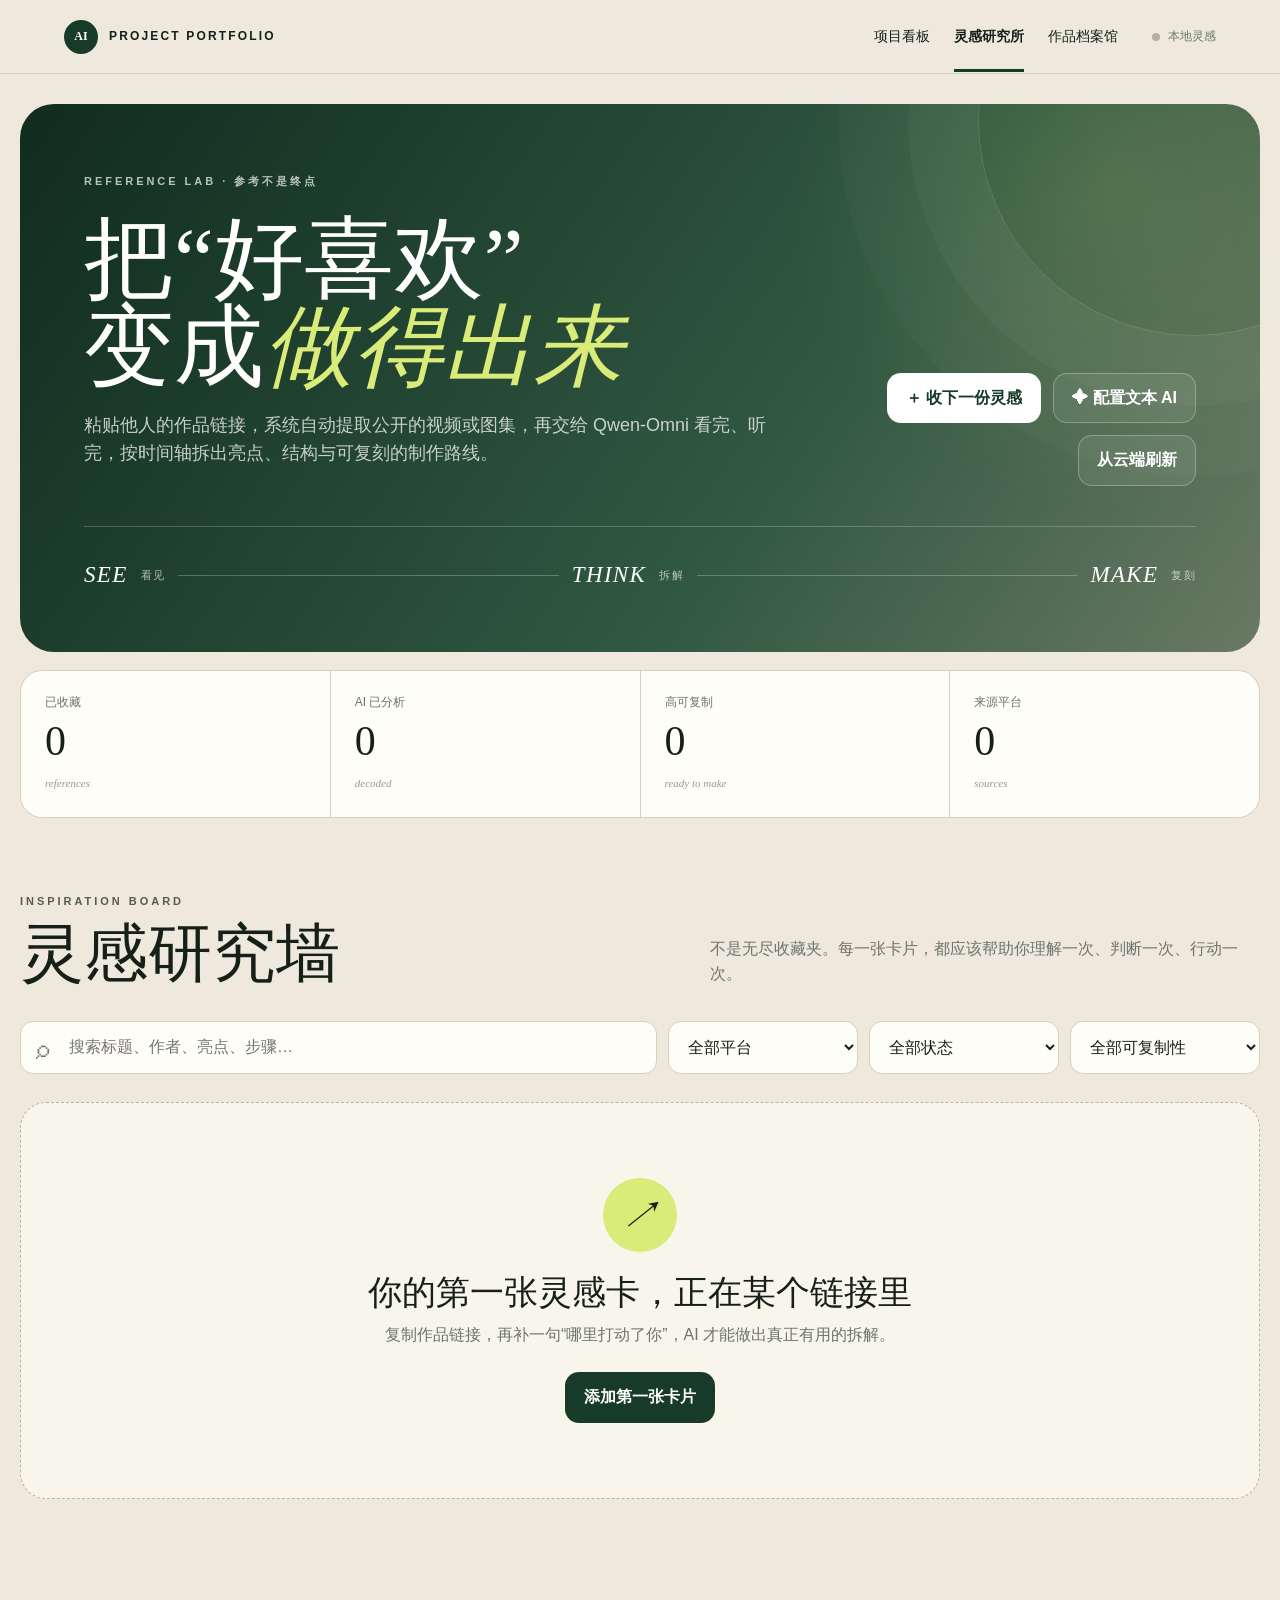
<file: inspiration.html>
<!DOCTYPE html>
<html lang="zh-CN">
<head>
  <meta charset="UTF-8" />
  <meta name="viewport" content="width=device-width, initial-scale=1.0" />
  <title>灵感研究所 · AI 项目总览台</title>
  <link rel="stylesheet" href="./inspiration.css?v=20260810-2" />
</head>
<body>
  <header class="site-header">
    <a class="brand" href="./index.html"><span class="brand-mark">AI</span><span>PROJECT PORTFOLIO</span></a>
    <nav aria-label="页面导航">
      <a href="./index.html">项目看板</a>
      <a class="active" href="./inspiration.html">灵感研究所</a>
      <a href="./portfolio.html">作品档案馆</a>
    </nav>
    <div class="sync-state" id="syncState" data-state="offline"><i></i><span>本地灵感</span></div>
  </header>

  <main>
    <section class="lab-hero">
      <div class="hero-copy">
        <span class="kicker">REFERENCE LAB · 参考不是终点</span>
        <h1>把“好喜欢”<br />变成<span>做得出来</span></h1>
        <p>粘贴他人的作品链接，系统自动提取公开的视频或图集，再交给 Qwen-Omni 看完、听完，按时间轴拆出亮点、结构与可复刻的制作路线。</p>
      </div>
      <div class="hero-actions">
        <button class="primary light" id="addInspirationBtn">＋ 收下一份灵感</button>
        <button class="outline" id="aiConfigBtn">✦ <span id="aiConfigLabel">配置 AI</span></button>
        <button class="outline" id="refreshCloudBtn">从云端刷新</button>
      </div>
      <div class="hero-note" aria-hidden="true"><b>SEE</b><span>看见</span><i></i><b>THINK</b><span>拆解</span><i></i><b>MAKE</b><span>复刻</span></div>
    </section>

    <section class="lab-stats" aria-label="灵感统计">
      <div><span>已收藏</span><b id="totalCount">0</b><em>references</em></div>
      <div><span>AI 已分析</span><b id="analyzedCount">0</b><em>decoded</em></div>
      <div><span>高可复制</span><b id="reproCount">0</b><em>ready to make</em></div>
      <div><span>来源平台</span><b id="platformCount">0</b><em>sources</em></div>
    </section>

    <section class="board-section">
      <div class="section-heading">
        <div><span>INSPIRATION BOARD</span><h2>灵感研究墙</h2></div>
        <p>不是无尽收藏夹。每一张卡片，都应该帮助你理解一次、判断一次、行动一次。</p>
      </div>
      <div class="filters">
        <label class="search"><span>⌕</span><input id="searchInput" placeholder="搜索标题、作者、亮点、步骤…" /></label>
        <select id="platformFilter" aria-label="筛选来源平台"><option value="">全部平台</option></select>
        <select id="analysisFilter" aria-label="筛选分析状态"><option value="">全部状态</option><option value="analyzed">AI 已分析</option><option value="pending">等待分析</option></select>
        <select id="scoreFilter" aria-label="筛选可复制性"><option value="">全部可复制性</option><option value="4">高可复制（4–5）</option><option value="3">中等（3）</option><option value="1">探索型（1–2）</option></select>
      </div>

      <div class="empty-state" id="emptyState">
        <div class="empty-mark">↗</div>
        <h3>你的第一张灵感卡，正在某个链接里</h3>
        <p>复制作品链接，再补一句“哪里打动了你”，AI 才能做出真正有用的拆解。</p>
        <button class="primary" data-open-editor>添加第一张卡片</button>
      </div>
      <div class="inspiration-grid" id="inspirationGrid"></div>
    </section>
  </main>

  <dialog class="modal editor-modal" id="editorDialog">
    <form id="inspirationForm">
      <div class="modal-head">
        <div><span>CAPTURE & DECODE</span><h2 id="editorTitle">收下一份灵感</h2></div>
        <button class="icon-close" type="button" data-close-editor aria-label="关闭">×</button>
      </div>
      <input type="hidden" id="itemId" />
      <div class="editor-grid">
        <div class="editor-fields">
          <label class="full">原作品链接<input id="itemUrl" type="url" required placeholder="粘贴小红书、B 站、YouTube、网站等链接" /></label>
          <label>作品标题<input id="itemTitle" placeholder="可留空，先快速收进灵感库" /></label>
          <label>作者 / 账号<input id="itemCreator" placeholder="可选" /></label>
          <label>来源平台<input id="itemPlatform" list="platformOptions" placeholder="自动识别或手动填写" /></label>
          <label>内容类型<input id="itemType" placeholder="网页、视频、产品、视觉、文章…" /></label>
          <label class="full">你被什么打动了<textarea id="itemNote" rows="4" placeholder="例如：开头三秒很有冲击力；信息结构很清楚；视觉风格很克制……"></textarea></label>
          <div class="video-field full">
            <div class="field-title"><span class="field-label">作品内容读取</span><b>QWEN OMNI</b></div>
            <div class="link-resolver-banner"><span>↗</span><div><strong>优先自动解析作品链接</strong><p>小红书公开视频与图集无需下载，点击右侧“解析链接并深度分析”即可。</p></div></div>
            <label class="direct-video">备用：可直接访问的视频地址<input id="itemVideoUrl" type="url" placeholder="可选：MP4 / MOV / WebM 公网直链" /></label>
            <div class="video-zone" id="videoZone">
              <input id="videoInput" type="file" accept="video/mp4,video/quicktime,video/webm,video/x-m4v" hidden />
              <div class="video-icon">▶</div>
              <div><strong id="videoStatus">选择视频文件（备用）</strong><p id="videoMeta">链接无法解析时，再从本机上传视频</p></div>
              <button class="secondary compact" type="button" id="chooseVideoBtn">备用上传</button>
              <button class="text-button danger" type="button" id="removeVideoBtn" hidden>移除</button>
            </div>
            <div class="upload-progress" id="uploadProgress" hidden><i></i><span>准备上传…</span></div>
            <p class="field-help">目前支持自动实读小红书公开作品。其他平台会先使用文字辅助分析；需要逐段还原时，可填写视频直链或备用上传。</p>
          </div>
          <div class="cover-field full">
            <span class="field-label">卡片封面（可选）</span>
            <div class="paste-zone" id="coverZone" tabindex="0">
              <div id="coverPreview"></div>
              <p>点击后直接粘贴截图，或选择图片</p>
              <input id="coverInput" type="file" accept="image/*" hidden />
              <button class="secondary compact" type="button" id="chooseCoverBtn">选择封面</button>
            </div>
          </div>
        </div>

        <aside class="analysis-editor">
          <div class="analysis-head"><div><span>VIDEO DECODE</span><h3>深度拆解报告</h3><small id="omniState">Qwen-Omni 服务待检测</small></div><button class="ai-button" type="button" id="analyzeBtn">✦ 解析链接并深度分析</button></div>
          <label>内容亮点<textarea id="itemHighlights" rows="4" placeholder="它最值得学习的表达、结构或体验"></textarea></label>
          <label>逐段时间轴<textarea id="itemTimeline" rows="7" placeholder="00:00｜开场如何建立期待&#10;00:18｜第一个核心观点及证据"></textarea></label>
          <label>内容结构<textarea id="itemStructure" rows="4" placeholder="开场、铺垫、论证、案例、转折、收束之间的关系"></textarea></label>
          <label>画面与声音配合<textarea id="itemAudiovisual" rows="4" placeholder="镜头、字幕、口播、音乐和节奏如何共同传达信息"></textarea></label>
          <label>可复制性分析<textarea id="itemReproducibility" rows="4" placeholder="哪些可以借鉴、哪些依赖资源、应该如何改成自己的"></textarea></label>
          <label>制作步骤拆解<textarea id="itemSteps" rows="7" placeholder="每行一个步骤"></textarea></label>
          <label>分析依据<textarea id="itemEvidence" rows="4" placeholder="每行一条：具体时刻、原话或画面证据"></textarea></label>
          <label>可复制性评分<select id="itemScore"><option value="0">尚未判断</option><option value="1">1 · 高度依赖原作者</option><option value="2">2 · 需要较多资源</option><option value="3">3 · 可以局部借鉴</option><option value="4">4 · 路径清楚可复刻</option><option value="5">5 · 可以立即动手</option></select></label>
          <label>标签<input id="itemTags" placeholder="用逗号分隔，如：叙事, 视觉, AI 产品" /></label>
          <p class="analysis-hint" id="analysisHint">先粘贴作品链接；支持的平台会自动提取内容并让 Qwen-Omni 实读，上传素材只作备用。</p>
        </aside>
      </div>
      <div class="modal-footer"><span>修改先保存到当前浏览器，并复用项目看板的云同步设置。</span><button class="secondary" type="button" data-close-editor>取消</button><button class="primary" type="submit">保存灵感卡</button></div>
    </form>
  </dialog>

  <dialog class="modal analysis-progress-modal" id="analysisProgressDialog">
    <div class="analysis-progress-page" id="analysisProgressBody" aria-live="polite"></div>
  </dialog>

  <dialog class="modal ai-modal" id="aiDialog">
    <form id="aiForm">
      <div class="modal-head"><div><span>MODEL CONNECTION</span><h2>AI 模型设置</h2></div><button class="icon-close" type="button" data-close-ai aria-label="关闭">×</button></div>
      <p class="privacy-note"><strong>这里是普通文本模型的备用配置。</strong>它只在作品平台暂不支持链接实读时使用。Qwen-Omni 密钥由 Supabase Edge Function 保管，不会出现在浏览器或 GitHub 中。</p>
      <label>API 地址<input id="aiEndpoint" required placeholder="https://api.deepseek.com/v1" /></label>
      <div class="two-fields"><label>模型名称<input id="aiModel" required placeholder="deepseek-chat" /></label><label>API Key<input id="aiKey" type="password" required placeholder="sk-…" /></label></div>
      <p class="form-message" id="aiMessage"></p>
      <div class="dialog-actions"><button class="secondary" type="button" id="clearAiBtn">清除配置</button><button class="secondary" type="button" id="testAiBtn">测试连接</button><button class="primary" type="submit">保存 AI 配置</button></div>
    </form>
  </dialog>

  <datalist id="platformOptions"><option>小红书</option><option>Bilibili</option><option>YouTube</option><option>抖音</option><option>GitHub</option><option>网站</option><option>公众号</option><option>Instagram</option><option>Pinterest</option></datalist>
  <div class="toast" id="toast" role="status"></div>
  <script src="./inspiration.js?v=20260810-2"></script>
</body>
</html>
</file>
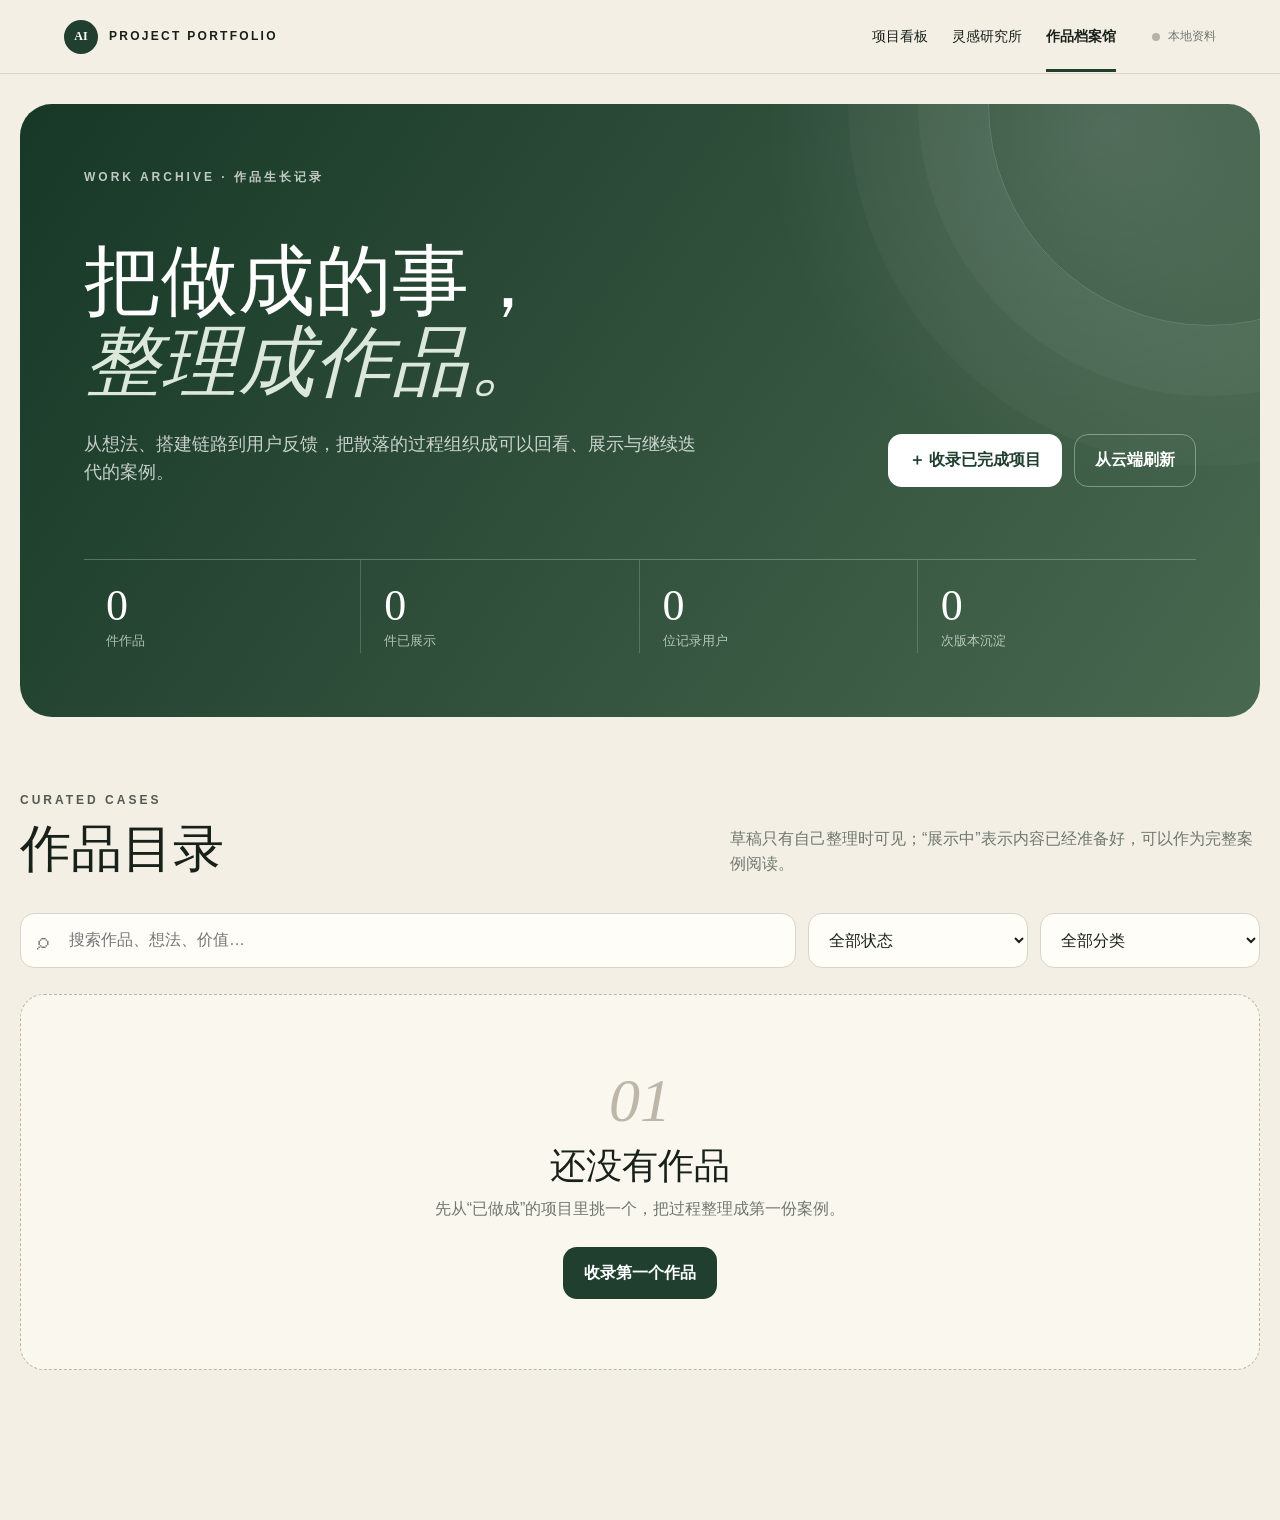
<file: portfolio.html>
<!doctype html>
<html lang="zh-CN">
<head>
  <meta charset="utf-8" />
  <meta name="viewport" content="width=device-width,initial-scale=1" />
  <meta name="color-scheme" content="light" />
  <title>作品档案馆 · AI 项目总览台</title>
  <link rel="stylesheet" href="./portfolio.css" />
</head>
<body>
  <header class="site-header">
    <a class="brand" href="./index.html"><span class="brand-mark">AI</span><span>PROJECT PORTFOLIO</span></a>
    <nav aria-label="页面导航">
      <a href="./index.html">项目看板</a>
      <a href="./inspiration.html">灵感研究所</a>
      <a class="active" href="./portfolio.html">作品档案馆</a>
    </nav>
    <div class="sync-state" id="syncState" data-state="offline"><i></i><span>本地资料</span></div>
  </header>

  <main>
    <section class="archive-hero">
      <div class="archive-kicker">WORK ARCHIVE · 作品生长记录</div>
      <div class="hero-grid">
        <div>
          <h1>把做成的事，<br><em>整理成作品。</em></h1>
          <p>从想法、搭建链路到用户反馈，把散落的过程组织成可以回看、展示与继续迭代的案例。</p>
        </div>
        <div class="hero-actions">
          <button class="primary" id="addWorkBtn">＋ 收录已完成项目</button>
          <button class="secondary" id="syncBtn">从云端刷新</button>
        </div>
      </div>
      <div class="archive-stats">
        <div><b id="workCount">0</b><span>件作品</span></div>
        <div><b id="showcaseCount">0</b><span>件已展示</span></div>
        <div><b id="userCount">0</b><span>位记录用户</span></div>
        <div><b id="versionCount">0</b><span>次版本沉淀</span></div>
      </div>
    </section>

    <section class="archive-index" id="archiveIndex">
      <div class="section-heading">
        <div><span>CURATED CASES</span><h2>作品目录</h2></div>
        <p>草稿只有自己整理时可见；“展示中”表示内容已经准备好，可以作为完整案例阅读。</p>
      </div>
      <div class="filters">
        <label class="search"><span>⌕</span><input id="workSearch" placeholder="搜索作品、想法、价值…" /></label>
        <select id="stateFilter" aria-label="按状态筛选"><option value="">全部状态</option><option value="showcase">展示中</option><option value="draft">草稿</option></select>
        <select id="categoryFilter" aria-label="按分类筛选"><option value="">全部分类</option></select>
      </div>
      <div class="work-grid" id="workGrid"></div>
      <div class="empty-state" id="emptyState" hidden>
        <span>01</span><h3>还没有作品</h3><p>先从“已做成”的项目里挑一个，把过程整理成第一份案例。</p>
        <button class="primary" data-open-picker>收录第一个作品</button>
      </div>
    </section>

    <section class="case-detail" id="caseDetail" hidden></section>
  </main>

  <dialog id="pickerDialog" class="modal picker-modal">
    <div class="modal-head"><div><span>SELECT A PROJECT</span><h2>从已完成项目中收录</h2></div><button class="icon-close" data-close-dialog aria-label="关闭">×</button></div>
    <label class="dialog-search"><input id="pickerSearch" placeholder="搜索已完成项目…" /></label>
    <div class="picker-list" id="pickerList"></div>
  </dialog>

  <dialog id="editorDialog" class="modal editor-modal">
    <form id="portfolioForm">
      <div class="modal-head sticky-head">
        <div><span>CASE EDITOR</span><h2 id="editorTitle">编辑作品</h2></div>
        <div class="editor-head-actions"><button type="button" class="secondary compact" id="aiDraftBtn">✦ AI 生成草稿</button><button type="button" class="icon-close" data-close-dialog aria-label="关闭">×</button></div>
      </div>
      <input type="hidden" id="projectId" />
      <div class="editor-layout">
        <aside class="editor-nav" aria-label="编辑章节">
          <a href="#edit-overview">01 概览</a><a href="#edit-idea">02 想法</a><a href="#edit-build">03 搭建链路</a><a href="#edit-media">04 媒体</a><a href="#edit-users">05 用户</a><a href="#edit-outcome">06 结果</a><a href="#edit-share">07 宣传</a>
        </aside>
        <div class="editor-sections">
          <section id="edit-overview" class="editor-section">
            <div class="chapter"><span>01</span><div><h3>作品概览</h3><p>让人一眼知道这是什么、为谁解决什么问题。</p></div></div>
            <div class="fields two"><label>作品名称<input id="pfTitle" required /></label><label>作品分类<input id="pfCategory" placeholder="效率工具 / 内容创作 / 生活方式…" /></label></div>
            <label>一句话说明<input id="pfHeadline" placeholder="用一句清楚、有记忆点的话介绍作品" /></label>
            <div class="fields three"><label>完成日期<input id="pfLaunchDate" type="date" /></label><label>展示状态<select id="pfDisplayState"><option value="draft">草稿</option><option value="showcase">展示中</option></select></label><label>演示地址<input id="pfDemo" type="url" placeholder="https://" /></label></div>
          </section>

          <section id="edit-idea" class="editor-section">
            <div class="chapter"><span>02</span><div><h3>想法与价值</h3><p>记录它为什么值得做，而不只是做了什么。</p></div></div>
            <label>最初遇到的问题<textarea id="pfProblem" rows="3"></textarea></label>
            <div class="fields two"><label>灵感从哪里来<textarea id="pfInspiration" rows="3"></textarea></label><label>希望帮助谁<textarea id="pfTargetUsers" rows="3"></textarea></label></div>
            <label>它带来的核心价值<textarea id="pfValue" rows="3"></textarea></label>
          </section>

          <section id="edit-build" class="editor-section">
            <div class="chapter"><span>03</span><div><h3>搭建链路</h3><p>每行写一个步骤，作品页会自动排成时间链路。</p></div></div>
            <textarea id="pfBuildPath" rows="7" placeholder="确认需求与边界&#10;制作第一版原型&#10;接入数据与 AI 模型&#10;测试、部署与迭代"></textarea>
          </section>

          <section id="edit-media" class="editor-section">
            <div class="chapter"><span>04</span><div><h3>图片与视频</h3><p>图片区支持直接按 ⌘V / Ctrl+V 粘贴截图。</p></div></div>
            <div class="media-columns">
              <div><label class="field-label">封面图</label><div class="paste-zone" id="coverZone" tabindex="0" data-image-target="cover"><div id="coverPreview"></div><p>点击后粘贴图片，或选择文件</p><input id="coverInput" type="file" accept="image/*" hidden /><button type="button" class="secondary compact" data-choose-image="cover">选择封面</button></div></div>
              <div><label class="field-label">宣传图片（最多 6 张）</label><div class="paste-zone gallery-zone" id="galleryZone" tabindex="0" data-image-target="gallery"><div class="gallery-preview" id="galleryPreview"></div><p>点击后可连续粘贴截图</p><input id="galleryInput" type="file" accept="image/*" multiple hidden /><button type="button" class="secondary compact" data-choose-image="gallery">添加图片</button></div></div>
            </div>
            <label>视频地址<input id="pfVideo" type="url" placeholder="YouTube、Bilibili 或 MP4 视频链接" /></label>
          </section>

          <section id="edit-users" class="editor-section">
            <div class="chapter"><span>05</span><div><h3>用户与验证</h3><p>没有数据可以留空，AI 不会替你编造。</p></div></div>
            <div class="fields two"><label>实际用户数<input id="pfUserCount" type="number" min="0" placeholder="0" /></label><label>典型使用场景<input id="pfScenarios" /></label></div>
            <div class="fields two"><label>用户反馈<textarea id="pfFeedback" rows="4"></textarea></label><label>关键数据 / 验证结果<textarea id="pfMetrics" rows="4"></textarea></label></div>
          </section>

          <section id="edit-outcome" class="editor-section">
            <div class="chapter"><span>06</span><div><h3>结果与复盘</h3><p>作品不是终点，也记录下一次怎样做得更好。</p></div></div>
            <label>最终实现了什么<textarea id="pfResults" rows="4"></textarea></label>
            <div class="fields two"><label>经验与教训<textarea id="pfLessons" rows="4"></textarea></label><label>下一版本<textarea id="pfNextVersion" rows="4"></textarea></label></div>
          </section>

          <section id="edit-share" class="editor-section">
            <div class="chapter"><span>07</span><div><h3>宣传与链接</h3><p>把案例整理成可以分享的简短表达。</p></div></div>
            <div class="fields two"><label>代码仓库<input id="pfRepo" type="url" placeholder="https://github.com/…" /></label><label>相关文章<input id="pfArticle" type="url" placeholder="https://" /></label></div>
            <label>宣传标题<input id="pfPromoTitle" /></label><label>宣传文案<textarea id="pfPromoCopy" rows="5"></textarea></label>
          </section>
        </div>
      </div>
      <div class="editor-footer"><span id="editorHint">修改会保存到本地，并自动同步到云端。</span><button type="button" class="secondary" data-close-dialog>取消</button><button class="primary" type="submit">保存作品</button></div>
    </form>
  </dialog>

  <div class="toast" id="toast" role="status" aria-live="polite"></div>
  <script src="./portfolio.js"></script>
</body>
</html>
</file>
<file: enhancements.css>
.col-title-actions{display:flex;align-items:center;gap:10px}
.ai-sort-btn{color:#fff;background:#263b2f;border-color:#263b2f;box-shadow:0 5px 12px rgba(38,59,47,.16)}
.ai-sort-btn[disabled]{opacity:.55;cursor:wait}
.ai-config-btn{display:inline-flex;align-items:center;gap:7px}
.ai-spark{color:#f2cb7c;font-size:16px;line-height:1}

.card{transition:transform .18s ease,box-shadow .18s ease,border-color .18s ease;overflow:hidden}
.card:hover{transform:translateY(-2px);box-shadow:0 12px 26px rgba(40,43,37,.09)}
.card.dragging{opacity:.42;transform:scale(.985);box-shadow:none}
.card.drop-before{box-shadow:0 -4px 0 #263b2f,0 12px 26px rgba(40,43,37,.09)}
.card.drop-after{box-shadow:0 4px 0 #263b2f,0 12px 26px rgba(40,43,37,.09)}
.card-topline{display:flex;align-items:flex-start;gap:8px;margin-bottom:5px}
.drag-handle{border:0;background:#f0eee8;color:#7f847b;border-radius:8px;width:25px;height:27px;padding:0;line-height:1;cursor:grab;flex:0 0 auto;font-size:15px;letter-spacing:-2px}
.drag-handle:active{cursor:grabbing}
.drag-handle[disabled]{cursor:not-allowed;opacity:.38}
.card-heading{min-width:0;flex:1}
.card-heading .code{margin-bottom:4px}
.difficulty-badge{flex:0 0 auto;min-width:44px;text-align:center;padding:6px 8px;border-radius:10px;border:1px solid rgba(36,43,36,.12);font:700 12px Georgia,"Songti SC",serif;background:#ede9dc;color:#31372f}
.difficulty-badge[data-band="easy"]{background:#e8f4eb;color:#2f724d}
.difficulty-badge[data-band="medium"]{background:#fff0d9;color:#925d18}
.difficulty-badge[data-band="hard"]{background:#f6e2dc;color:#9b4737}
.difficulty-reason{margin:-3px 0 9px 33px;color:var(--muted);font-size:11px;line-height:1.5}
.version-peek{display:flex;align-items:center;gap:8px;margin-top:10px;padding:8px;border:1px solid var(--line);border-radius:12px;background:#fff}
.version-peek img{width:48px;height:38px;object-fit:cover;border-radius:8px;background:#eee}
.version-peek span{font-size:11px;color:var(--muted);line-height:1.45}
.card-actions{display:flex;gap:6px;flex-wrap:wrap;justify-content:flex-end}
.mini.icon-mini{min-width:30px;padding:6px 7px}
.mini.ai-mini{background:#263b2f;color:#fff;border-color:#263b2f}
.drag-note{display:inline-flex;gap:6px;align-items:center;color:var(--muted);font-size:11px}

.difficulty-field{grid-column:1/-1}
.difficulty-control{display:grid;grid-template-columns:120px auto;gap:8px;align-items:center}
.field-hint{color:var(--muted);font-size:11px;line-height:1.55;margin-top:5px}
.modal-kicker{font-size:10px;letter-spacing:.17em;color:var(--muted);margin-bottom:4px}
.ai-privacy-note{padding:13px 14px;background:#f2efe7;border:1px solid var(--line);border-radius:14px;color:var(--muted);font-size:12px;line-height:1.65;margin-bottom:16px}
.ai-privacy-note strong{color:var(--ink)}

.advice-modal{width:min(780px,calc(100vw - 30px))}
.advice-project{padding:12px 14px;border-radius:14px;background:#263b2f;color:#fff;font-weight:700;margin-bottom:12px}
.advice-content{min-height:220px;white-space:pre-wrap;padding:18px;border:1px solid var(--line);border-radius:16px;background:#fbf9f4;line-height:1.8;font-size:14px}
.advice-content.loading{display:flex;align-items:center;justify-content:center;color:var(--muted)}
.advice-content.loading:after{content:"";width:18px;height:18px;border:2px solid #d8d5cc;border-top-color:#43614b;border-radius:50%;margin-left:10px;animation:spin .8s linear infinite}
@keyframes spin{to{transform:rotate(360deg)}}

#versionsDlg{width:min(900px,calc(100vw - 24px));max-width:none;max-height:calc(100dvh - 24px);overflow:hidden}
.versions-modal{width:100%;max-width:100%;max-height:calc(100dvh - 24px);overflow-y:auto;overflow-x:hidden}
.versions-modal .modalTop>div{min-width:0}
#versionsTitle{overflow-wrap:anywhere;word-break:break-word}
.version-composer{display:grid;grid-template-columns:180px 1fr;gap:12px;padding:16px;border:1px solid var(--line);border-radius:18px;background:#f7f4ed;margin-bottom:18px}
.version-composer .full{grid-column:1/-1}
.version-composer textarea{min-height:86px}
.version-composer-heading{display:flex;align-items:center;justify-content:space-between;gap:16px;padding-bottom:4px;border-bottom:1px solid var(--line)}
.version-composer-heading>div{display:grid;gap:2px}.version-composer-heading span{font-size:10px;letter-spacing:.18em;color:var(--muted)}.version-composer-heading strong{font:700 17px Georgia,"Songti SC",serif;color:#294534}
.file-ctl{padding:8px;background:#fff}
.image-preview{grid-column:1/-1;display:flex;gap:8px;flex-wrap:wrap}
.image-preview:empty{display:none}
.pending-image{width:96px;height:72px;position:relative}.pending-image img{width:100%;height:100%;object-fit:cover;border-radius:12px;border:1px solid var(--line);background:#fff}.pending-image button{position:absolute;right:4px;top:4px;width:24px;height:24px;padding:0;border:0;border-radius:50%;background:rgba(28,42,33,.82);color:#fff;font-size:17px;line-height:1}
.paste-hint{display:flex;align-items:center;gap:7px;margin-top:8px;color:var(--muted);font-size:12px;line-height:1.5}
.paste-hint kbd{padding:2px 6px;border:1px solid var(--line);border-bottom-width:2px;border-radius:6px;background:#fff;color:var(--ink);font:600 11px -apple-system,BlinkMacSystemFont,"Segoe UI",sans-serif}
.version-timeline{display:grid;gap:12px}
.version-empty{text-align:center;padding:34px 16px;border:1px dashed var(--line);border-radius:16px;color:var(--muted)}
.version-entry{display:grid;grid-template-columns:110px 1fr;gap:14px;padding:16px;border:1px solid var(--line);border-radius:17px;background:#fffdf8;position:relative}
.version-date{font:700 15px Georgia,"Songti SC",serif;color:#43614b}
.version-text{white-space:pre-wrap;line-height:1.7;font-size:13px;padding-right:108px}
.version-gallery{display:grid;grid-template-columns:repeat(3,minmax(0,1fr));gap:8px;margin-top:10px}
.version-gallery button{display:block;width:100%;padding:0;border:0;border-radius:12px;overflow:hidden;background:#eee;aspect-ratio:4/3;cursor:zoom-in}
.version-gallery img{width:100%;height:100%;object-fit:cover;display:block;transition:transform .2s ease}
.version-gallery button:hover img{transform:scale(1.04)}
.version-actions{position:absolute;right:12px;top:12px;display:flex;gap:6px}.version-actions button{border:1px solid var(--line);background:#fff;border-radius:8px;padding:5px 8px}.edit-version{color:#355b43}.delete-version{color:#9b4737}

.version-lightbox-dialog{width:100vw;height:100dvh;max-width:none;max-height:none;margin:0;padding:0;border:0;background:rgba(14,20,16,.94)}
.version-lightbox-dialog::backdrop{background:rgba(14,20,16,.94)}
.version-lightbox{width:100%;height:100%;display:grid;grid-template-rows:auto 1fr;color:#fff}
.lightbox-top{display:flex;justify-content:space-between;align-items:center;padding:18px 24px}.lightbox-top>div{display:grid}.lightbox-top span{font-size:11px;letter-spacing:.2em;color:rgba(255,255,255,.55)}.lightbox-top strong{font-size:14px;font-weight:600;max-width:70vw;overflow:hidden;text-overflow:ellipsis;white-space:nowrap}.lightbox-top .close{background:rgba(255,255,255,.12);color:#fff}
.lightbox-stage{min-height:0;display:grid;grid-template-columns:72px 1fr 72px;align-items:center;gap:16px;padding:0 18px 28px}.lightbox-stage img{display:block;max-width:100%;max-height:calc(100dvh - 110px);margin:auto;object-fit:contain;border-radius:12px;box-shadow:0 30px 80px rgba(0,0,0,.35)}.lightbox-nav{width:52px;height:52px;border:1px solid rgba(255,255,255,.22);border-radius:50%;background:rgba(255,255,255,.08);color:#fff;font-size:23px}.lightbox-nav:hover{background:rgba(255,255,255,.18)}.lightbox-nav:disabled{opacity:.25;cursor:default}

.toast-stack{position:fixed;right:22px;bottom:22px;z-index:9999;display:grid;gap:8px;pointer-events:none}
.app-toast{max-width:360px;padding:12px 14px;border-radius:13px;background:#263b2f;color:#fff;box-shadow:0 14px 34px rgba(20,25,20,.2);font-size:13px;line-height:1.55;animation:toast-in .22s ease both}
.app-toast.error{background:#8d3f35}
@keyframes toast-in{from{opacity:0;transform:translateY(10px)}to{opacity:1;transform:none}}

@media(max-width:620px){
  .col-title{align-items:flex-start}
  .col-title-actions{align-items:flex-start}
  .ai-sort-btn{font-size:11px;padding:6px 8px}
  .difficulty-control{grid-template-columns:1fr}
  .version-composer{grid-template-columns:1fr}
  .version-composer .full,.image-preview{grid-column:auto}
  .version-entry{grid-template-columns:1fr}
  .version-text{padding-right:0}
  .version-gallery{grid-template-columns:repeat(2,minmax(0,1fr))}
  .version-actions{position:static;grid-column:1/-1;justify-content:flex-end;order:-1}
  .lightbox-stage{grid-template-columns:42px 1fr 42px;gap:4px;padding:0 4px 18px}.lightbox-nav{width:38px;height:38px;font-size:18px}
  .toast-stack{left:12px;right:12px;bottom:12px}
  .app-toast{max-width:none}
}
</file>
<file: inspiration.css>
:root{
  --ink:#162019;--muted:#6c746d;--forest:#173a29;--forest-2:#315942;--acid:#d9eb78;
  --paper:#eee9dc;--card:#fffdf7;--line:#d5d0c2;--rust:#bc6645;--blue:#607d80;
  --shadow:0 22px 55px rgba(25,42,31,.12);--serif:Georgia,"Songti SC","Noto Serif SC",serif;
  --sans:"Avenir Next","PingFang SC","Microsoft YaHei",sans-serif;
}
*{box-sizing:border-box}html{scroll-behavior:smooth}body{margin:0;color:var(--ink);background:var(--paper);font-family:var(--sans);line-height:1.55}button,input,textarea,select{font:inherit;color:inherit}button{cursor:pointer}a{color:inherit;text-decoration:none}button,a{transition:.2s ease}
.site-header{height:74px;padding:0 clamp(18px,5vw,76px);display:flex;align-items:center;gap:34px;border-bottom:1px solid var(--line);background:rgba(238,233,220,.9);backdrop-filter:blur(18px);position:sticky;top:0;z-index:20}.brand{display:flex;align-items:center;gap:11px;font-size:12px;font-weight:800;letter-spacing:.18em}.brand-mark{width:34px;height:34px;display:grid;place-items:center;border-radius:50%;background:var(--forest);color:white;font-family:var(--serif);letter-spacing:0}.site-header nav{display:flex;gap:24px;margin-left:auto;font-size:14px}.site-header nav a{padding:25px 0 22px;border-bottom:3px solid transparent}.site-header nav a.active{border-color:var(--forest);font-weight:800}.sync-state{display:flex;align-items:center;gap:8px;font-size:12px;color:var(--muted)}.sync-state i{width:8px;height:8px;border-radius:50%;background:#b4afa4}.sync-state[data-state="synced"] i{background:#61bb7f;box-shadow:0 0 0 5px rgba(97,187,127,.15)}.sync-state[data-state="pending"] i{background:#d8a94f;animation:pulse 1s infinite}.sync-state[data-state="error"] i{background:#d36355}
main{width:min(1540px,calc(100% - 40px));margin:30px auto 90px}.lab-hero{min-height:520px;padding:clamp(34px,5vw,76px);border-radius:34px;color:white;background:radial-gradient(circle at 88% 15%,rgba(217,235,120,.13),transparent 27%),linear-gradient(125deg,#102c1f,#315841 62%,#6a7963);position:relative;overflow:hidden;display:grid;grid-template-columns:1.3fr .7fr;align-items:end;gap:40px}.lab-hero:after{content:"";position:absolute;width:430px;height:430px;border:1px solid rgba(255,255,255,.15);border-radius:50%;right:-150px;top:-200px;box-shadow:0 0 0 70px rgba(255,255,255,.03),0 0 0 140px rgba(255,255,255,.02)}.hero-copy,.hero-actions,.hero-note{position:relative;z-index:1}.kicker,.section-heading span,.modal-head span,.analysis-head span{font-size:11px;letter-spacing:.27em;font-weight:800;opacity:.7}.hero-copy h1{font:500 clamp(55px,7vw,104px)/.98 var(--serif);margin:22px 0}.hero-copy h1 span{color:var(--acid);font-style:italic}.hero-copy p{max-width:740px;color:rgba(255,255,255,.75);font-size:18px}.hero-actions{display:flex;justify-content:flex-end;gap:12px;flex-wrap:wrap}.primary,.secondary,.outline,.ai-button{border:1px solid transparent;border-radius:14px;padding:12px 18px;font-weight:800}.primary{background:var(--forest);color:white}.primary.light{background:white;color:var(--forest)}.secondary{background:transparent;border-color:var(--line)}.outline{background:rgba(255,255,255,.08);border-color:rgba(255,255,255,.28);color:white}.primary:hover,.ai-button:hover{transform:translateY(-2px);box-shadow:0 10px 24px rgba(14,43,28,.19)}.outline:hover{background:rgba(255,255,255,.15)}.compact{padding:8px 13px;font-size:12px}.hero-note{grid-column:1/-1;display:flex;align-items:center;gap:13px;padding-top:35px;border-top:1px solid rgba(255,255,255,.22);font-size:11px;letter-spacing:.12em;color:rgba(255,255,255,.66)}.hero-note b{font:italic 23px var(--serif);color:white}.hero-note i{height:1px;flex:1;background:rgba(255,255,255,.25)}
.lab-stats{display:grid;grid-template-columns:repeat(4,1fr);gap:1px;margin:18px 0 70px;border:1px solid var(--line);border-radius:22px;overflow:hidden;background:var(--line)}.lab-stats div{background:var(--card);padding:22px 24px}.lab-stats span{display:block;color:var(--muted);font-size:12px}.lab-stats b{font:500 42px/1 var(--serif);display:block;margin:8px 0}.lab-stats em{font:italic 11px var(--serif);color:#9a9a90}
.board-section{padding:0 0 60px}.section-heading{display:flex;align-items:end;justify-content:space-between;gap:30px}.section-heading h2{font:500 clamp(40px,5vw,68px)/1 var(--serif);margin:10px 0 0}.section-heading p{max-width:550px;color:var(--muted);margin:0}.filters{display:grid;grid-template-columns:1fr repeat(3,190px);gap:11px;margin:35px 0 28px}.filters input,.filters select,.editor-fields input,.editor-fields textarea,.analysis-editor input,.analysis-editor textarea,.analysis-editor select,.ai-modal input{width:100%;border:1px solid var(--line);background:var(--card);border-radius:13px;padding:13px 15px;outline:0}.filters input:focus,.filters select:focus,input:focus,textarea:focus,select:focus{border-color:var(--forest-2);box-shadow:0 0 0 3px rgba(49,89,66,.12)}.search{position:relative}.search>span{position:absolute;left:16px;top:7px;font-size:26px;color:var(--muted)}.search input{padding-left:48px}
.inspiration-grid{display:grid;grid-template-columns:repeat(3,minmax(0,1fr));gap:22px;align-items:start}.idea-card{min-width:0;background:var(--card);border:1px solid var(--line);border-radius:22px;overflow:hidden;box-shadow:0 5px 0 rgba(23,58,41,.035);animation:rise .48s both;position:relative}.idea-card:nth-child(3n+2){transform:translateY(20px)}.idea-card:hover{box-shadow:var(--shadow);transform:translateY(-4px)}.idea-card:nth-child(3n+2):hover{transform:translateY(12px)}.card-visual{height:230px;position:relative;background:linear-gradient(135deg,#dae3d5,#78927f);overflow:hidden}.card-visual img{width:100%;height:100%;object-fit:cover}.card-visual.no-cover{display:flex;align-items:end;padding:24px;color:white}.domain-mark{font:italic clamp(34px,4vw,58px)/1 var(--serif);overflow-wrap:anywhere}.platform-pill{position:absolute;left:16px;top:16px;background:rgba(255,253,247,.9);backdrop-filter:blur(9px);border-radius:99px;padding:6px 10px;color:var(--forest);font-size:11px;font-weight:800}.score-stamp{position:absolute;right:16px;bottom:16px;width:58px;height:58px;border-radius:50%;display:grid;place-items:center;background:var(--acid);color:var(--forest);font:800 20px var(--serif);transform:rotate(7deg);box-shadow:0 5px 18px rgba(22,32,25,.16)}.score-stamp small{font:700 9px var(--sans)}.card-content{padding:22px}.card-source{font-size:11px;color:var(--muted);text-transform:uppercase;letter-spacing:.08em}.card-content h3{font:500 27px/1.2 var(--serif);margin:12px 0 7px}.creator{font-size:12px;color:var(--muted)}.personal-note{margin:17px 0;padding:13px 15px;border-left:3px solid var(--rust);background:#f7f1e8;color:#54594f;font-size:13px}.analysis-block{border-top:1px solid var(--line);padding:17px 0 0;margin-top:15px}.analysis-block h4{display:flex;align-items:center;gap:9px;margin:0 0 7px;font-size:12px;letter-spacing:.08em;text-transform:uppercase}.analysis-block h4 b{width:24px;height:24px;border-radius:50%;display:grid;place-items:center;background:var(--forest);color:white;font:12px var(--serif)}.analysis-block p{font-size:13px;color:#515951;white-space:pre-wrap;margin:0}.step-list{padding:0;margin:9px 0 0;list-style:none;counter-reset:steps}.step-list li{counter-increment:steps;display:grid;grid-template-columns:25px 1fr;gap:9px;font-size:13px;margin:8px 0}.step-list li:before{content:counter(steps,decimal-leading-zero);font:italic 12px var(--serif);color:var(--rust)}.pending-analysis{margin-top:18px;padding:18px;border:1px dashed #b8b3a8;border-radius:14px;color:var(--muted);font-size:13px}.card-tags{display:flex;flex-wrap:wrap;gap:6px;margin-top:16px}.card-tags span{padding:5px 8px;border-radius:99px;background:#e9eee7;color:var(--forest);font-size:10px}.card-footer{display:flex;align-items:center;justify-content:space-between;gap:12px;border-top:1px solid var(--line);margin-top:19px;padding-top:15px}.source-link{font-size:12px;font-weight:800;color:var(--forest)}.card-actions{display:flex;gap:10px}.text-button{border:0;background:none;padding:4px 0;font-size:12px;font-weight:800;color:var(--muted)}.text-button.danger{color:#a44e3d}.empty-state{text-align:center;border:1px dashed #b8b3a8;border-radius:26px;background:rgba(255,253,247,.58);padding:75px 20px}.empty-state[hidden]{display:none}.empty-mark{width:74px;height:74px;border-radius:50%;display:grid;place-items:center;margin:auto;background:var(--acid);font:italic 38px var(--serif)}.empty-state h3{font:500 34px var(--serif);margin:18px 0 7px}.empty-state p{color:var(--muted);margin:0 0 24px}
.modal{border:0;border-radius:28px;padding:0;background:var(--card);box-shadow:0 30px 90px rgba(10,25,16,.28);max-width:none}.modal::backdrop{background:rgba(15,29,20,.66);backdrop-filter:blur(5px)}.editor-modal{width:min(1280px,calc(100vw - 30px));max-height:calc(100vh - 28px);overflow:auto}.editor-modal form{padding:30px 32px 0}.modal-head{display:flex;align-items:center;justify-content:space-between;gap:20px;margin-bottom:26px}.modal-head h2{font:500 34px var(--serif);margin:5px 0 0}.icon-close{width:44px;height:44px;border:0;border-radius:50%;background:#eeeae0;font-size:28px;display:grid;place-items:center}.editor-grid{display:grid;grid-template-columns:1fr 1fr;gap:28px}.editor-fields{display:grid;grid-template-columns:1fr 1fr;gap:15px;align-content:start}.editor-fields label,.analysis-editor label,.ai-modal label{display:block;font-size:12px;font-weight:800;color:#5e675f}.editor-fields input,.editor-fields textarea,.analysis-editor input,.analysis-editor textarea,.analysis-editor select,.ai-modal input{display:block;margin-top:7px;resize:vertical;font-weight:400}.full{grid-column:1/-1}.field-label{font-size:12px;font-weight:800;color:#5e675f}.paste-zone{margin-top:7px;min-height:220px;border:1px dashed #a8b0a8;border-radius:17px;padding:14px;background:#f8f5ed;display:flex;flex-direction:column;align-items:center;justify-content:center;text-align:center;outline:0}.paste-zone.active{border:2px solid var(--forest-2);background:#eef4eb}.paste-zone p{font-size:12px;color:var(--muted)}#coverPreview{width:100%}#coverPreview img{display:block;width:100%;height:185px;object-fit:cover;border-radius:11px}.preview-wrap{position:relative}.remove-cover{position:absolute;right:7px;top:7px;border:0;width:30px;height:30px;border-radius:50%;background:rgba(18,38,26,.85);color:white}.analysis-editor{border-radius:20px;background:#f0eee6;padding:23px;display:grid;gap:14px;align-content:start}.analysis-head{display:flex;justify-content:space-between;align-items:start;gap:12px}.analysis-head h3{font:500 28px var(--serif);margin:3px 0}.ai-button{background:var(--forest);color:white;padding:10px 13px;font-size:12px}.ai-button:disabled{opacity:.55;cursor:wait}.analysis-hint{font-size:11px;color:var(--muted);margin:0}.modal-footer{position:sticky;bottom:0;display:flex;justify-content:flex-end;align-items:center;gap:10px;margin:28px -32px 0;padding:15px 32px;border-top:1px solid var(--line);background:rgba(255,253,247,.96);backdrop-filter:blur(12px)}.modal-footer span{margin-right:auto;color:var(--muted);font-size:11px}.ai-modal{width:min(720px,calc(100vw - 30px));padding:30px}.two-fields{display:grid;grid-template-columns:1fr 1fr;gap:13px;margin-top:14px}.privacy-note{padding:14px;border-radius:13px;background:#f1eee6;color:var(--muted);font-size:12px}.form-message{min-height:21px;color:var(--muted);font-size:12px}.form-message.error{color:#aa4938}.dialog-actions{display:flex;justify-content:flex-end;gap:9px}.toast{position:fixed;left:50%;bottom:28px;transform:translate(-50%,18px);background:#14271b;color:white;padding:12px 18px;border-radius:12px;opacity:0;pointer-events:none;z-index:80;transition:.25s}.toast.show{opacity:1;transform:translate(-50%,0)}
.video-field{padding:16px;border:1px solid #b6c3b7;border-radius:18px;background:linear-gradient(145deg,#edf2ea,#f8f5ed)}.field-title{display:flex;align-items:center;justify-content:space-between;gap:12px;margin-bottom:11px}.field-title b{padding:5px 9px;border-radius:99px;background:var(--acid);color:var(--forest);font-size:9px;letter-spacing:.13em}.direct-video{margin-bottom:12px}.video-zone{min-height:96px;border:1px dashed #8ba08f;border-radius:15px;padding:14px;display:grid;grid-template-columns:48px 1fr auto auto;gap:12px;align-items:center;background:rgba(255,253,247,.74)}.video-zone.dragging{border:2px solid var(--forest);background:#e4eedf}.video-icon{width:46px;height:46px;border-radius:50%;display:grid;place-items:center;background:var(--forest);color:var(--acid);font-size:15px}.video-zone strong{font-size:13px}.video-zone p{margin:3px 0 0;color:var(--muted);font-size:11px}.field-help{font-size:10px;color:var(--muted);margin:10px 2px 0}.upload-progress{position:relative;height:28px;border-radius:9px;overflow:hidden;background:#dde4db;margin-top:9px}.upload-progress i{position:absolute;inset:0 auto 0 0;width:0;background:linear-gradient(90deg,var(--forest-2),#85a268);transition:width .2s}.upload-progress span{position:relative;z-index:1;display:grid;place-items:center;height:100%;font-size:10px;font-weight:800;color:white;text-shadow:0 1px 3px #173a29}.analysis-head small{display:block;margin-top:4px;color:var(--muted);font-size:9px;font-weight:700}.analysis-head small.ready{color:#34724d}.analysis-head small.error{color:#a44e3d}.video-badge{display:inline-flex;align-items:center;gap:5px;margin-top:10px;padding:5px 8px;border-radius:8px;background:#e5ecd9;color:var(--forest);font-size:10px;font-weight:800}.timeline-list{list-style:none;margin:10px 0 0;padding:0;border-left:1px solid #aab8a9}.timeline-list li{display:grid;grid-template-columns:47px 1fr;gap:10px;margin:0 0 10px;padding-left:12px;position:relative;font-size:12px}.timeline-list li:before{content:"";position:absolute;left:-4px;top:6px;width:7px;height:7px;border-radius:50%;background:var(--rust)}.timeline-list time{font:italic 10px var(--serif);color:var(--rust)}.evidence-list{margin:8px 0 0;padding-left:18px;color:#515951;font-size:12px}.analysis-block.compact{padding-top:13px}.analysis-block.compact details summary{cursor:pointer;font-size:12px;font-weight:800;color:var(--forest)}
.link-resolver-banner{display:flex;align-items:center;gap:12px;margin:0 0 14px;padding:13px 14px;border-radius:14px;background:var(--forest);color:white}.link-resolver-banner>span{width:34px;height:34px;flex:0 0 34px;display:grid;place-items:center;border-radius:50%;background:var(--acid);color:var(--forest);font:800 18px var(--serif)}.link-resolver-banner strong{font-size:12px}.link-resolver-banner p{margin:2px 0 0;color:rgba(255,255,255,.7);font-size:10px}.analysis-source-badge{display:inline-flex;align-items:center;margin-top:10px;padding:5px 9px;border:1px solid #b8c9b9;border-radius:99px;background:#edf3e9;color:#2d6845;font-size:9px;font-weight:800;letter-spacing:.02em}
.analysis-progress-modal{width:min(1180px,calc(100vw - 28px));height:min(90vh,820px);overflow:hidden;background:#f8f3e9}.analysis-progress-page{height:100%;overflow:auto;padding:clamp(24px,4vw,54px)}.ap-kicker{font-size:11px;letter-spacing:.18em;text-transform:uppercase;color:var(--rust);font-weight:900}.ap-heading{display:flex;align-items:flex-start;justify-content:space-between;gap:24px}.ap-heading h2{font:500 clamp(36px,5vw,62px)/1.08 var(--serif);margin:10px 0 12px}.ap-lead{max-width:760px;margin:0;color:#8c7568;font-size:15px;line-height:1.75}.ap-close{width:46px;height:46px;border:1px solid #ded3c5;border-radius:50%;background:#fffaf1;font-size:25px}.ap-grid{display:grid;grid-template-columns:minmax(0,1fr) 280px;gap:24px;margin-top:34px}.ap-card{background:#fff;border:1px solid #ded3c5;border-radius:26px;padding:25px}.ap-list{display:grid;gap:9px}.ap-step{display:grid;grid-template-columns:38px 1fr auto;gap:13px;align-items:center;min-height:64px;padding:11px 14px;border-radius:16px;color:#8a7b70}.ap-step.active{background:#edf3e9;color:var(--forest)}.ap-step.done{color:#4d7157}.ap-step.failed{background:#fff0ec;color:#9a4335}.ap-dot{width:35px;height:35px;display:grid;place-items:center;border-radius:50%;background:#eee5d8;font-weight:900}.ap-step.active .ap-dot{background:var(--forest);color:var(--acid);animation:apPulse 1.2s infinite}.ap-step.done .ap-dot{background:#6d8e69;color:white}.ap-step.failed .ap-dot{background:#a84b3b;color:white}.ap-step b{font-size:14px}.ap-step small{font-size:11px;font-weight:800}.ap-message{margin-top:18px;padding:14px 16px;border-radius:14px;background:#eef3e9;border:1px solid #cddbc9;color:#3f674a;font-size:13px;line-height:1.6}.ap-message.error{background:#fff0ec;border-color:#e6b9b0;color:#913f33}.ap-error-stage{display:block;margin-bottom:5px;font-size:10px;letter-spacing:.11em;text-transform:uppercase;font-weight:900}.ap-actions{display:flex;justify-content:flex-end;gap:9px;margin-top:20px}.ap-side{min-height:390px;padding:28px;border-radius:26px;color:white;background:radial-gradient(circle at 100% 0,rgba(217,235,120,.2),transparent 38%),linear-gradient(155deg,#163c29,#41634a);display:flex;flex-direction:column;justify-content:space-between}.ap-side .ap-kicker{color:var(--acid)}.ap-percent{font:500 64px/1 var(--serif);margin-top:20px}.ap-meter{height:7px;border-radius:99px;overflow:hidden;background:rgba(255,255,255,.17);margin-top:18px}.ap-meter i{display:block;height:100%;width:0;background:var(--acid);border-radius:inherit;transition:width .45s ease}.ap-side p{margin:0;color:rgba(255,255,255,.76);line-height:1.75;font-size:13px}.ap-side.failed{background:linear-gradient(155deg,#6f2f27,#b65b43)}.ap-side.failed .ap-kicker{color:#ffe1d8}.ap-side.complete{background:linear-gradient(155deg,#204c32,#6a8c5f)}.ap-elapsed{display:block;margin-top:10px;color:rgba(255,255,255,.66);font-size:11px}.ap-hidden{display:none!important}@keyframes apPulse{50%{box-shadow:0 0 0 8px rgba(23,58,41,.12)}}
@keyframes rise{from{opacity:0;transform:translateY(18px)}to{opacity:1;transform:translateY(0)}}@keyframes pulse{50%{opacity:.35}}
@media(max-width:1080px){.lab-hero{grid-template-columns:1fr}.hero-actions{justify-content:flex-start}.inspiration-grid{grid-template-columns:repeat(2,1fr)}.filters{grid-template-columns:1fr 1fr}.editor-grid{grid-template-columns:1fr}.idea-card:nth-child(3n+2){transform:none}.ap-grid{grid-template-columns:1fr}.ap-side{min-height:220px}}
@media(max-width:680px){.site-header{padding:0 14px}.brand span:last-child,.sync-state{display:none}.site-header nav{gap:14px;font-size:12px}main{width:calc(100% - 20px);margin-top:10px}.lab-hero{min-height:auto;border-radius:23px;padding:30px 22px}.hero-copy h1{font-size:52px}.hero-note{display:none}.lab-stats{grid-template-columns:1fr 1fr;margin-bottom:48px}.lab-stats div{padding:17px}.section-heading{align-items:start;flex-direction:column}.filters,.inspiration-grid,.editor-fields,.two-fields{grid-template-columns:1fr}.full{grid-column:auto}.editor-modal{width:100vw;max-height:100vh;height:100vh;border-radius:0}.editor-modal form{padding:20px 16px 0}.modal-footer{margin:24px -16px 0;padding:12px 16px}.modal-footer span{display:none}.card-visual{height:210px}.empty-state{padding:50px 16px}.video-zone{grid-template-columns:44px 1fr}.video-zone button{grid-column:auto}.analysis-head{flex-direction:column}.ai-button{width:100%}.analysis-progress-modal{width:100vw;height:100vh;border-radius:0}.analysis-progress-page{padding:24px 16px}.ap-heading h2{font-size:36px}.ap-close{width:40px;height:40px}.ap-card,.ap-side{padding:18px}.ap-step{grid-template-columns:34px 1fr}.ap-step small{grid-column:2}.ap-actions{align-items:stretch;flex-direction:column}.ap-actions button{width:100%}}
</file>
<file: portfolio.css>
:root{
  --ink:#172019;--muted:#6f786f;--forest:#203f2f;--forest-2:#3d624b;--sage:#dce8dc;
  --paper:#f3efe5;--card:#fffdf8;--line:#d9d4c8;--warm:#bd784c;--shadow:0 22px 60px rgba(30,43,33,.13);
  --serif:Georgia,"Songti SC","Noto Serif SC",serif;--sans:"Avenir Next","PingFang SC","Microsoft YaHei",sans-serif;
}
*{box-sizing:border-box}html{scroll-behavior:smooth}body{margin:0;color:var(--ink);background:var(--paper);font-family:var(--sans);line-height:1.55}button,input,textarea,select{font:inherit;color:inherit}button,a{transition:.2s ease}button{cursor:pointer}a{color:inherit;text-decoration:none}
.work-cover{display:block;width:100%;padding:0;border:0;text-align:left}
.site-header{height:74px;padding:0 clamp(22px,5vw,76px);display:flex;align-items:center;gap:36px;border-bottom:1px solid var(--line);background:rgba(243,239,229,.92);backdrop-filter:blur(16px);position:sticky;top:0;z-index:20}.brand{display:flex;align-items:center;gap:11px;font-size:12px;font-weight:700;letter-spacing:.19em}.brand-mark{width:34px;height:34px;display:grid;place-items:center;border-radius:50%;background:var(--forest);color:white;font-family:var(--serif);letter-spacing:0}.site-header nav{display:flex;gap:24px;margin-left:auto;font-size:14px}.site-header nav a{padding:25px 0 22px;border-bottom:3px solid transparent}.site-header nav a.active{border-color:var(--forest);font-weight:700}.sync-state{display:flex;align-items:center;gap:8px;font-size:12px;color:var(--muted)}.sync-state i{width:8px;height:8px;border-radius:50%;background:#b7b2a6}.sync-state[data-state="synced"] i{background:#65bd82;box-shadow:0 0 0 5px rgba(101,189,130,.15)}.sync-state[data-state="pending"] i{background:#d8a94f;animation:pulse 1s infinite}.sync-state[data-state="error"] i{background:#d36b5d}
main{width:min(1500px,calc(100% - 40px));margin:30px auto 80px}.archive-hero{min-height:500px;padding:clamp(34px,5vw,76px);border-radius:32px;color:white;background:radial-gradient(circle at 88% 4%,rgba(255,255,255,.13),transparent 28%),linear-gradient(125deg,#173827,#496850);position:relative;overflow:hidden}.archive-hero:after{content:"";position:absolute;width:440px;height:440px;border:1px solid rgba(255,255,255,.16);border-radius:50%;right:-170px;top:-220px;box-shadow:0 0 0 70px rgba(255,255,255,.035),0 0 0 140px rgba(255,255,255,.025)}.archive-kicker,.section-heading span,.modal-head span{font-size:12px;letter-spacing:.25em;font-weight:700;opacity:.72}.hero-grid{display:grid;grid-template-columns:minmax(0,1.2fr) minmax(280px,.8fr);align-items:end;gap:70px;margin-top:54px;position:relative;z-index:1}.archive-hero h1{font-family:var(--serif);font-size:clamp(50px,6vw,94px);font-weight:500;line-height:1.06;margin:0}.archive-hero h1 em{font-weight:500;color:#dce9da}.archive-hero p{max-width:700px;font-size:18px;color:rgba(255,255,255,.75);margin:28px 0 0}.hero-actions{display:flex;gap:12px;justify-content:flex-end;flex-wrap:wrap}.primary,.secondary{border:1px solid transparent;border-radius:14px;padding:13px 20px;font-weight:700}.primary{background:var(--forest);color:white}.archive-hero .primary{background:white;color:var(--forest)}.secondary{background:transparent;border-color:var(--line)}.archive-hero .secondary{border-color:rgba(255,255,255,.35);color:white}.compact{padding:9px 14px;font-size:13px}.primary:hover{transform:translateY(-2px);box-shadow:0 8px 22px rgba(22,54,38,.18)}.secondary:hover{background:rgba(34,64,47,.06)}.archive-stats{display:grid;grid-template-columns:repeat(4,1fr);gap:1px;margin-top:72px;border-top:1px solid rgba(255,255,255,.25);position:relative;z-index:1}.archive-stats div{padding:24px 22px 0;border-right:1px solid rgba(255,255,255,.18)}.archive-stats div:last-child{border:0}.archive-stats b{font:500 44px/1 var(--serif);display:block}.archive-stats span{font-size:13px;color:rgba(255,255,255,.65)}
.archive-index{padding:70px 0}.section-heading{display:flex;align-items:end;justify-content:space-between;gap:35px}.section-heading h2{font:500 clamp(38px,4vw,58px)/1.1 var(--serif);margin:9px 0 0}.section-heading p{max-width:530px;color:var(--muted);margin:0}.filters{display:grid;grid-template-columns:1fr 220px 220px;gap:12px;margin:36px 0 26px}.filters input,.filters select,.dialog-search input{width:100%;border:1px solid var(--line);background:var(--card);border-radius:14px;padding:14px 16px;outline:0}.filters input:focus,.filters select:focus,input:focus,textarea:focus,select:focus{border-color:var(--forest-2);box-shadow:0 0 0 3px rgba(61,98,75,.12)}.search{position:relative}.search span{position:absolute;left:17px;top:10px;font-size:23px;color:var(--muted)}.search input{padding-left:48px}.work-grid{display:grid;grid-template-columns:repeat(3,1fr);gap:22px}.work-card{min-width:0;background:var(--card);border:1px solid var(--line);border-radius:22px;overflow:hidden;animation:rise .55s both;box-shadow:0 5px 0 rgba(32,63,47,.03)}.work-card:hover{transform:translateY(-4px);box-shadow:0 22px 45px rgba(30,43,33,.1)}.work-cover{height:260px;background:linear-gradient(135deg,#cfdccc,#859f8d);position:relative;overflow:hidden}.work-cover img{width:100%;height:100%;object-fit:cover}.work-cover.no-image{display:flex;align-items:end;padding:26px;color:white;font:500 32px/1.12 var(--serif)}.work-index{position:absolute;top:18px;left:18px;background:rgba(255,253,248,.88);backdrop-filter:blur(8px);border-radius:99px;padding:6px 10px;color:var(--forest);font-size:12px;font-weight:800}.work-body{padding:24px}.work-meta{display:flex;justify-content:space-between;gap:10px;color:var(--muted);font-size:12px}.state-pill{border-radius:99px;padding:4px 9px;background:#ece8dc}.state-pill.showcase{background:var(--sage);color:var(--forest)}.work-body h3{font:500 27px/1.25 var(--serif);margin:18px 0 9px}.work-body>p{color:var(--muted);min-height:50px;margin:0}.work-card-foot{display:flex;align-items:center;justify-content:space-between;border-top:1px solid var(--line);margin-top:22px;padding-top:17px}.work-card-foot span{font-size:12px;color:var(--muted)}.text-btn{border:0;background:none;padding:5px 0;font-weight:700;color:var(--forest)}.empty-state{text-align:center;border:1px dashed #bcb6a8;border-radius:24px;padding:70px 20px;background:rgba(255,253,248,.55)}.empty-state>span{font:italic 62px var(--serif);color:#bdb7aa}.empty-state h3{font:500 36px var(--serif);margin:6px}.empty-state p{color:var(--muted);margin:0 0 25px}
.modal{border:0;border-radius:28px;padding:0;background:var(--card);box-shadow:var(--shadow);max-width:none}.modal::backdrop{background:rgba(20,31,24,.65);backdrop-filter:blur(4px)}.picker-modal{width:min(760px,calc(100vw - 30px));padding:30px}.editor-modal{width:min(1320px,calc(100vw - 32px));height:min(930px,calc(100vh - 28px));overflow:hidden}.modal-head{display:flex;justify-content:space-between;align-items:center;gap:20px}.modal-head h2{font:500 34px var(--serif);margin:5px 0 0}.icon-close{width:44px;height:44px;border:0;border-radius:50%;background:#efede7;font-size:28px;display:grid;place-items:center}.dialog-search{display:block;margin:24px 0 14px}.picker-list{display:grid;gap:9px;max-height:60vh;overflow:auto}.picker-item{display:flex;justify-content:space-between;align-items:center;gap:18px;border:1px solid var(--line);border-radius:14px;padding:15px 17px}.picker-item h3{font-size:16px;margin:0}.picker-item p{font-size:12px;color:var(--muted);margin:4px 0 0}.picker-empty{padding:40px;text-align:center;color:var(--muted)}
.sticky-head{height:94px;padding:20px 30px;border-bottom:1px solid var(--line);background:var(--card);position:relative;z-index:4}.editor-head-actions{display:flex;align-items:center;gap:10px}.editor-modal form{height:100%;display:grid;grid-template-rows:94px 1fr 76px}.editor-layout{display:grid;grid-template-columns:190px 1fr;min-height:0}.editor-nav{padding:26px 22px;border-right:1px solid var(--line);display:flex;flex-direction:column;gap:5px;background:#f8f5ed}.editor-nav a{font-size:13px;padding:9px 12px;border-radius:9px;color:var(--muted)}.editor-nav a:hover{background:var(--sage);color:var(--forest)}.editor-sections{overflow:auto;scroll-behavior:smooth;padding:0 44px 60px}.editor-section{padding:38px 0;border-bottom:1px solid var(--line);scroll-margin-top:16px}.editor-section:last-child{border:0}.chapter{display:flex;align-items:start;gap:20px;margin-bottom:25px}.chapter>span{font:italic 40px var(--serif);color:#a3a99d}.chapter h3{font:500 28px var(--serif);margin:0}.chapter p{color:var(--muted);font-size:13px;margin:4px 0 0}.fields{display:grid;gap:16px}.fields.two{grid-template-columns:repeat(2,1fr)}.fields.three{grid-template-columns:repeat(3,1fr)}.editor-section label,.field-label{display:block;font-size:13px;font-weight:700;color:#5f685f;margin:0 0 16px}.editor-section input,.editor-section textarea,.editor-section select{display:block;width:100%;margin-top:7px;border:1px solid var(--line);border-radius:12px;background:white;padding:12px 14px;outline:0;resize:vertical;font-weight:400}.media-columns{display:grid;grid-template-columns:.8fr 1.2fr;gap:17px}.paste-zone{min-height:245px;border:1px dashed #a9b2a9;border-radius:17px;padding:14px;background:#f9f7f0;display:flex;flex-direction:column;align-items:center;justify-content:center;text-align:center;outline:0}.paste-zone.active{border:2px solid var(--forest-2);background:#f0f5ee}.paste-zone p{font-size:12px;color:var(--muted)}#coverPreview img{width:100%;height:175px;object-fit:cover;border-radius:11px}.gallery-preview{width:100%;display:grid;grid-template-columns:repeat(3,1fr);gap:8px}.image-tile{position:relative;aspect-ratio:4/3}.image-tile img{width:100%;height:100%;object-fit:cover;border-radius:9px}.image-remove{position:absolute;right:5px;top:5px;border:0;width:24px;height:24px;border-radius:50%;background:rgba(20,31,24,.8);color:white}.editor-footer{display:flex;justify-content:flex-end;align-items:center;gap:10px;padding:13px 30px;border-top:1px solid var(--line);background:var(--card)}.editor-footer>span{margin-right:auto;color:var(--muted);font-size:12px}
.case-detail{padding:35px 0}.detail-back{display:inline-flex;gap:8px;align-items:center;margin-bottom:24px;border:0;background:none;font-weight:700}.detail-hero{min-height:520px;padding:clamp(35px,5vw,72px);border-radius:30px;color:white;display:flex;flex-direction:column;justify-content:end;position:relative;overflow:hidden;background:linear-gradient(135deg,#173827,#607865)}.detail-hero img{position:absolute;inset:0;width:100%;height:100%;object-fit:cover}.detail-hero:after{content:"";position:absolute;inset:0;background:linear-gradient(0deg,rgba(10,25,17,.9),rgba(10,25,17,.08) 75%)}.detail-hero-content{position:relative;z-index:1;max-width:930px}.detail-hero .eyebrow{letter-spacing:.2em;font-size:12px}.detail-hero h1{font:500 clamp(44px,6vw,86px)/1.03 var(--serif);margin:15px 0}.detail-hero p{font-size:20px;color:rgba(255,255,255,.8);max-width:800px}.detail-actions{display:flex;gap:10px;margin-top:25px}.detail-actions .secondary{color:white;border-color:rgba(255,255,255,.4)}.case-section{display:grid;grid-template-columns:240px 1fr;gap:50px;padding:70px clamp(10px,3vw,45px);border-bottom:1px solid var(--line)}.case-label span{font:italic 46px var(--serif);color:#a4aaa1}.case-label h2{font:500 27px var(--serif);margin:8px 0}.case-content{font-size:17px}.idea-grid,.outcome-grid{display:grid;grid-template-columns:repeat(2,1fr);gap:16px}.narrative-card{border:1px solid var(--line);border-radius:18px;background:var(--card);padding:25px}.narrative-card h3{font:500 20px var(--serif);margin:0 0 12px}.narrative-card p{white-space:pre-wrap;color:#535d54;margin:0}.build-track{display:grid;gap:0}.build-step{display:grid;grid-template-columns:48px 1fr;gap:18px;position:relative;padding-bottom:27px}.build-step:before{content:"";position:absolute;left:23px;top:45px;bottom:0;border-left:1px solid #9eaa9f}.build-step:last-child:before{display:none}.build-step b{width:48px;height:48px;border-radius:50%;display:grid;place-items:center;background:var(--forest);color:white;font-family:var(--serif)}.build-step p{margin:11px 0}.media-wall{display:grid;grid-template-columns:repeat(2,1fr);gap:14px}.media-wall img{width:100%;height:360px;object-fit:cover;border-radius:18px}.media-wall img:first-child:nth-last-child(odd){grid-column:1/-1;height:540px}.video-frame{width:100%;aspect-ratio:16/9;border:0;border-radius:20px;background:#111}.link-list{display:flex;gap:10px;flex-wrap:wrap}.link-chip{padding:11px 16px;border:1px solid var(--line);border-radius:99px;background:var(--card);font-weight:700}.promo-quote{border-radius:23px;background:var(--forest);color:white;padding:40px}.promo-quote h3{font:500 35px var(--serif);margin:0 0 15px}.promo-quote p{white-space:pre-wrap;color:rgba(255,255,255,.77)}.placeholder-copy{color:var(--muted);font-style:italic}.toast{position:fixed;left:50%;bottom:28px;transform:translate(-50%,20px);background:#18281e;color:white;padding:12px 18px;border-radius:12px;opacity:0;pointer-events:none;z-index:80;transition:.25s}.toast.show{opacity:1;transform:translate(-50%,0)}
@keyframes rise{from{opacity:0;transform:translateY(18px)}to{opacity:1;transform:translateY(0)}}@keyframes pulse{50%{opacity:.35}}
@media(max-width:1000px){.work-grid{grid-template-columns:repeat(2,1fr)}.archive-hero{min-height:auto}.hero-grid{grid-template-columns:1fr}.hero-actions{justify-content:flex-start}.editor-layout{grid-template-columns:1fr}.editor-nav{display:none}.case-section{grid-template-columns:1fr;gap:20px}.media-columns{grid-template-columns:1fr}}
@media(max-width:680px){.site-header{padding:0 16px}.brand span:last-child,.sync-state{display:none}.site-header nav{gap:15px}main{width:min(100% - 20px,1500px);margin-top:10px}.archive-hero{border-radius:22px;padding:28px 22px}.archive-hero h1{font-size:48px}.archive-stats{grid-template-columns:repeat(2,1fr)}.archive-stats div{padding:18px 10px}.section-heading{align-items:start;flex-direction:column}.filters,.work-grid{grid-template-columns:1fr}.fields.two,.fields.three,.idea-grid,.outcome-grid,.media-wall{grid-template-columns:1fr}.editor-modal{width:100vw;height:100vh;max-height:none;border-radius:0}.sticky-head{padding:15px;height:84px}.modal-head h2{font-size:25px}.editor-modal form{grid-template-rows:84px 1fr 74px}.editor-sections{padding:0 18px 40px}.editor-footer{padding:10px 14px}.editor-footer>span{display:none}.case-section{padding:45px 12px}.media-wall img,.media-wall img:first-child:nth-last-child(odd){height:300px}}
</file>
